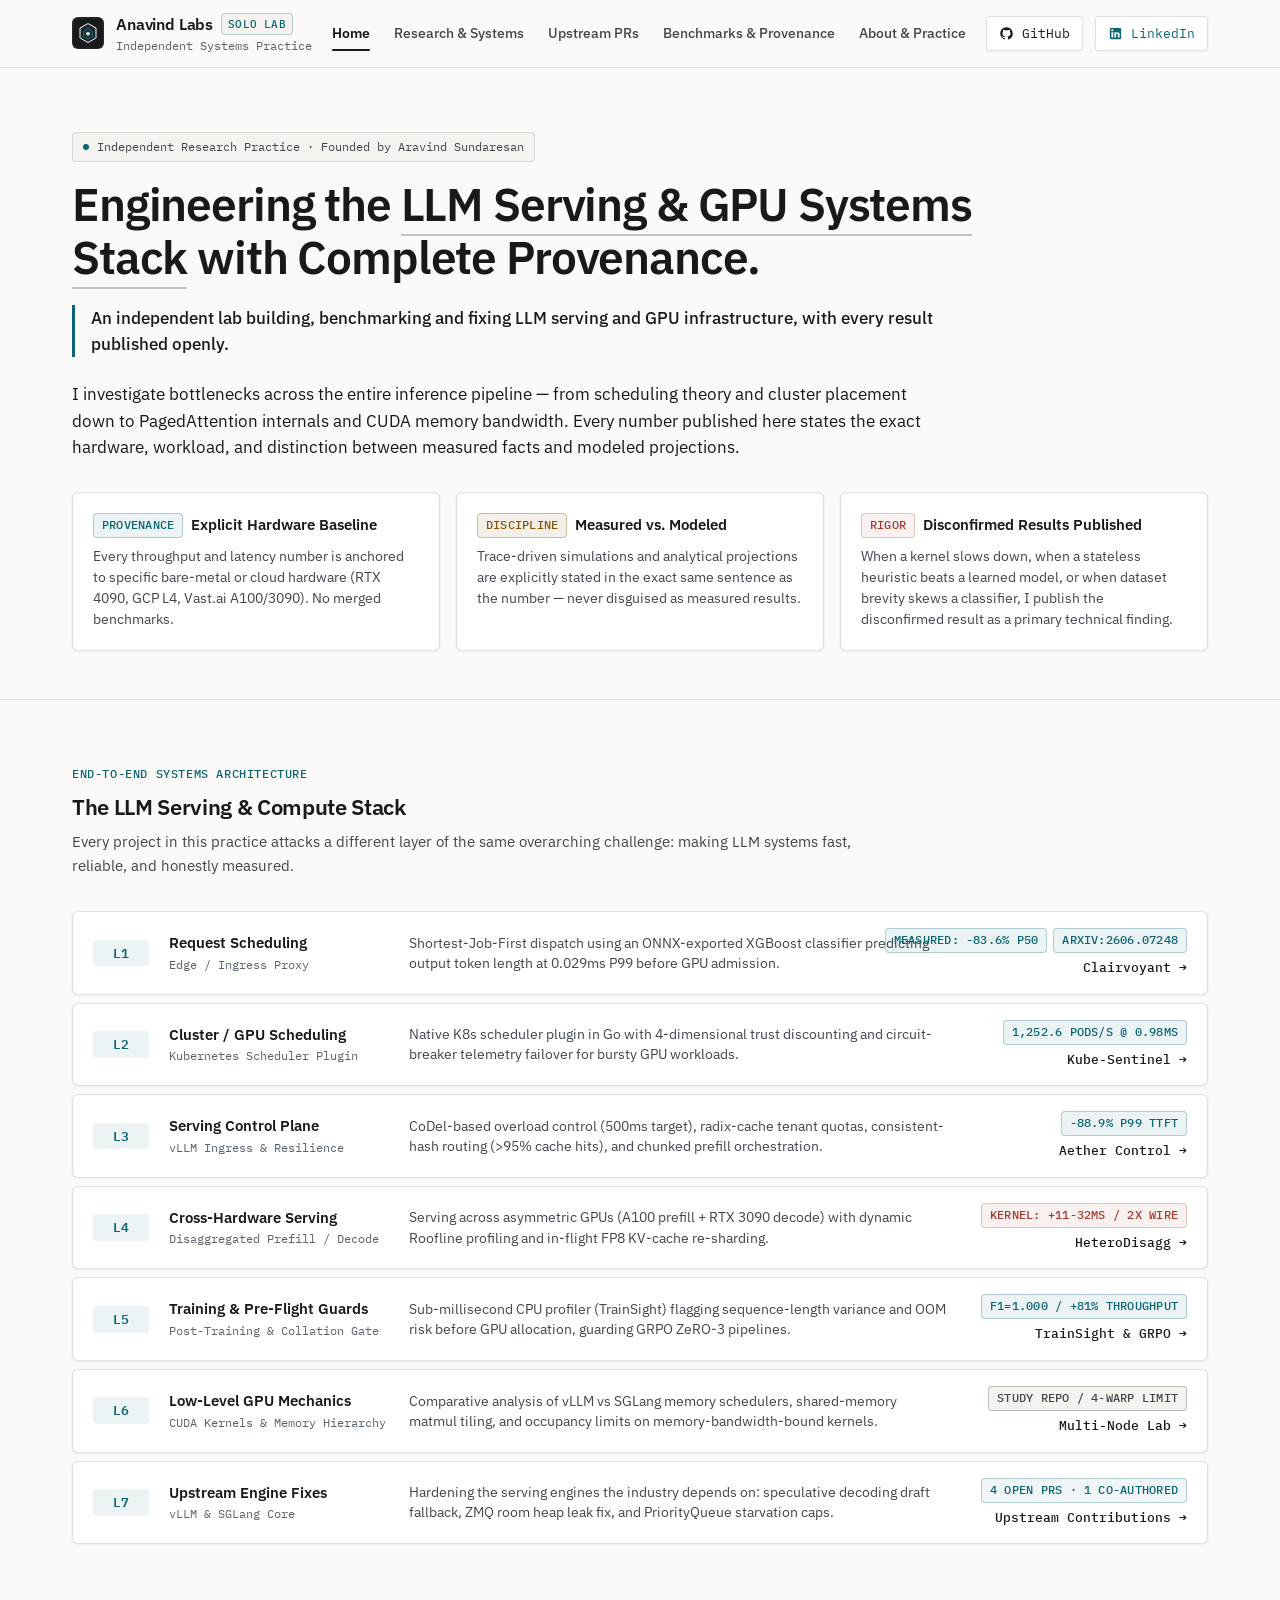
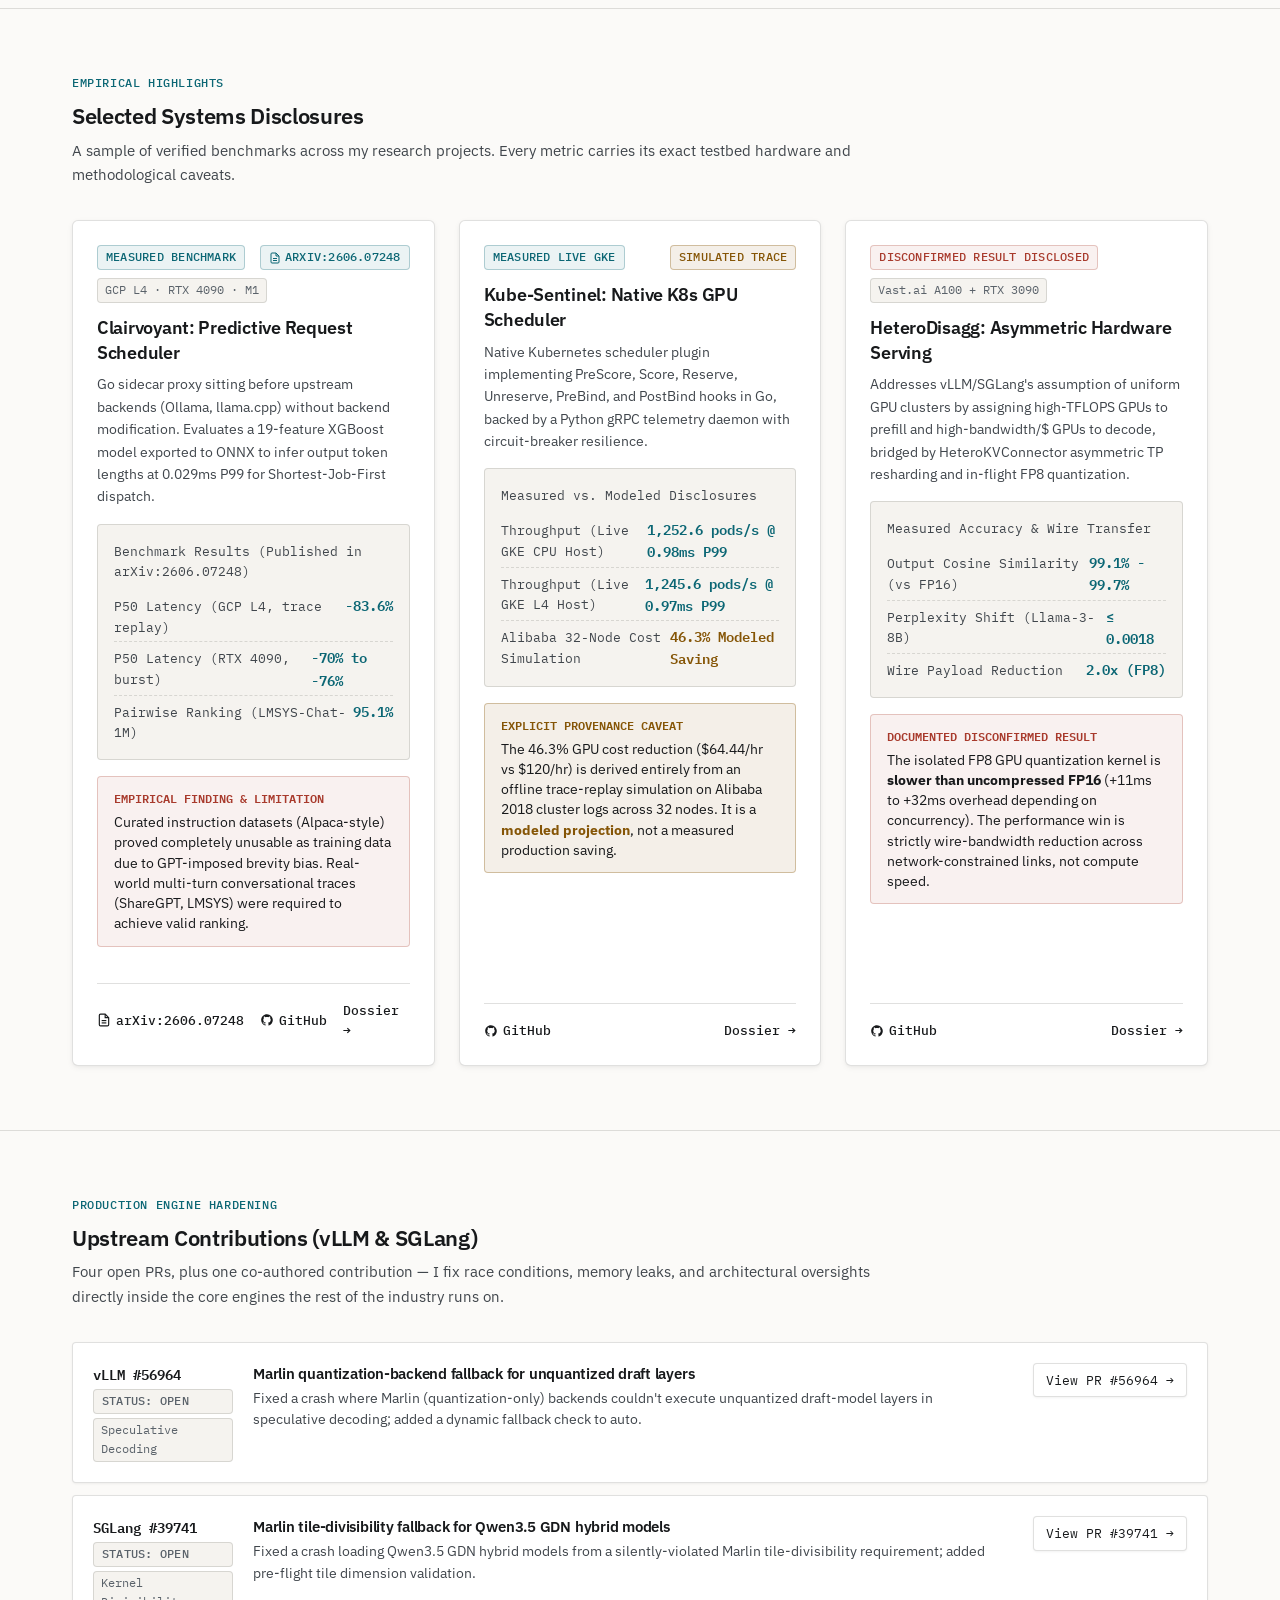
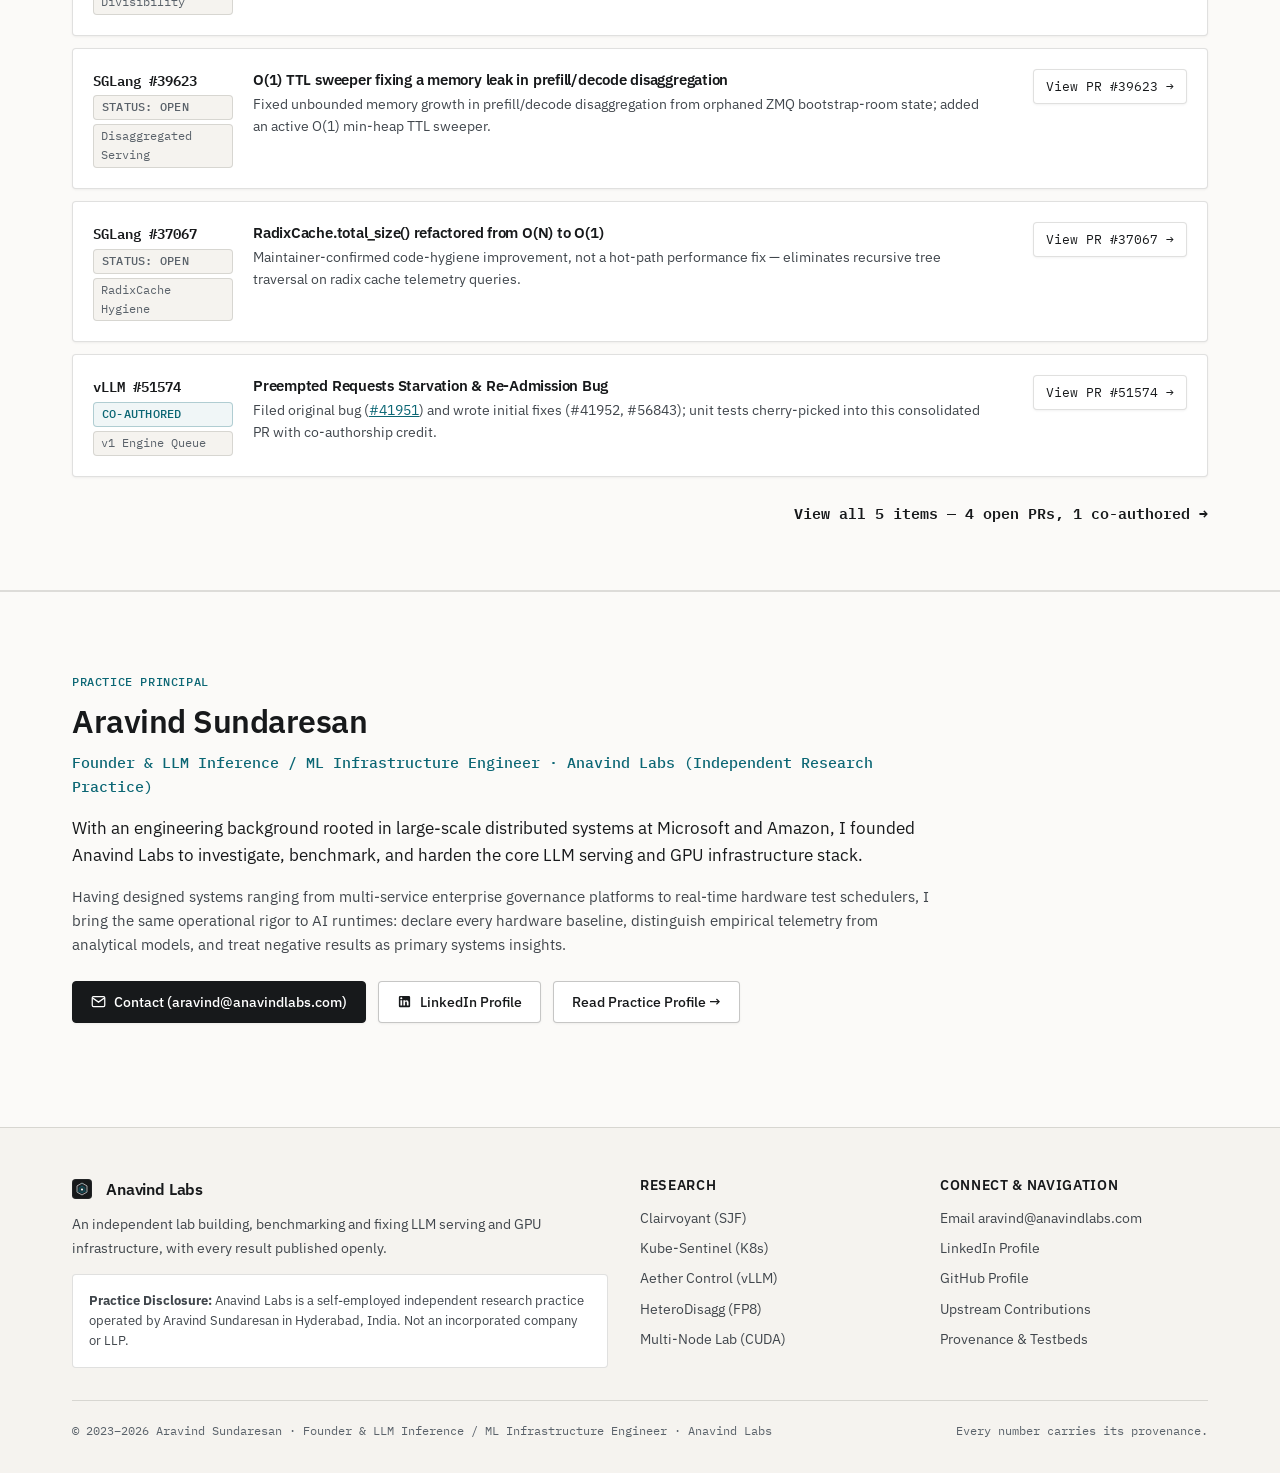
<file: index.html>
<!DOCTYPE html>
<html lang="en">
<head>
  <meta charset="UTF-8">
  <meta name="viewport" content="width=device-width, initial-scale=1.0">
  <title>Anavind Labs — LLM Serving & GPU Infrastructure Research</title>
  <meta name="description" content="Founder & LLM Inference / ML Infrastructure Engineer · Anavind Labs (Independent Research Practice). An independent lab building, benchmarking and fixing LLM serving and GPU infrastructure.">
  <link rel="icon" type="image/svg+xml" href="assets/favicon.svg">
  <link rel="stylesheet" href="css/style.css">
</head>
<body>

  <!-- Site Header -->
  <header class="site-header">
    <div class="container header-inner">
      <a href="index.html" class="brand">
        <img src="assets/favicon.svg" alt="Anavind Labs Logo" class="brand-icon">
        <div class="brand-text">
          <span class="brand-title">
            Anavind Labs
            <span class="brand-badge">Solo Lab</span>
          </span>
          <span class="brand-subtitle">Independent Systems Practice</span>
        </div>
      </a>

      <button class="mobile-toggle" aria-label="Toggle Navigation Menu">
        <svg width="24" height="24" viewBox="0 0 24 24" fill="none" stroke="currentColor" stroke-width="2">
          <line x1="3" y1="12" x2="21" y2="12"></line>
          <line x1="3" y1="6" x2="21" y2="6"></line>
          <line x1="3" y1="18" x2="21" y2="18"></line>
        </svg>
      </button>

      <nav class="main-nav">
        <a href="index.html" class="nav-link active">Home</a>
        <a href="research.html" class="nav-link">Research & Systems</a>
        <a href="upstream.html" class="nav-link">Upstream PRs</a>
        <a href="benchmarks.html" class="nav-link">Benchmarks & Provenance</a>
        <a href="about.html" class="nav-link">About & Practice</a>
      </nav>

      <div class="nav-actions">
        <a href="https://github.com/Aravind0403" target="_blank" rel="noopener noreferrer" class="btn-github">
          <svg width="15" height="15" viewBox="0 0 24 24" fill="currentColor"><path fill-rule="evenodd" clip-rule="evenodd" d="M12 2C6.484 2 2 6.484 2 12.017c0 4.425 2.865 8.18 6.839 9.504.5.092.682-.217.682-.483 0-.237-.008-.868-.013-1.703-2.782.605-3.369-1.343-3.369-1.343-.454-1.158-1.11-1.466-1.11-1.466-.908-.62.069-.608.069-.608 1.003.07 1.53 1.032 1.53 1.032.892 1.53 2.341 1.088 2.91.832.092-.647.35-1.088.636-1.338-2.22-.253-4.555-1.113-4.555-4.951 0-1.093.39-1.988 1.029-2.688-.103-.253-.446-1.272.098-2.65 0 0 .84-.27 2.75 1.026A9.564 9.564 0 0112 6.844c.85.004 1.705.115 2.504.337 1.909-1.296 2.747-1.027 2.747-1.027.546 1.379.202 2.398.1 2.651.64.7 1.028 1.595 1.028 2.688 0 3.848-2.339 4.695-4.566 4.943.359.309.678.92.678 1.855 0 1.338-.012 2.419-.012 2.747 0 .268.18.58.688.482A10.019 10.019 0 0022 12.017C22 6.484 17.522 2 12 2z"/></svg>
          GitHub
        </a>
        <a href="https://www.linkedin.com/company/anavind-labs" target="_blank" rel="noopener noreferrer" class="btn-linkedin">
          <svg width="15" height="15" viewBox="0 0 24 24" fill="currentColor"><path d="M19 3a2 2 0 0 1 2 2v14a2 2 0 0 1-2 2H5a2 2 0 0 1-2-2V5a2 2 0 0 1 2-2h14m-.5 15.5v-5.3a3.26 3.26 0 0 0-3.26-3.26c-.85 0-1.84.52-2.28 1.3v-1.11h-2.79v8.37h2.79v-4.93c0-.77.62-1.4 1.39-1.4a1.4 1.4 0 0 1 1.4 1.4v4.93h2.75M6.88 8.56a1.68 1.68 0 0 0 1.68-1.68c0-.93-.75-1.69-1.68-1.69a1.69 1.69 0 0 0-1.69 1.69c0 .93.76 1.68 1.69 1.68m1.39 9.94v-8.37H5.5v8.37h2.77z"/></svg>
          LinkedIn
        </a>
      </div>
    </div>
  </header>

  <!-- Hero Section -->
  <main>
    <section class="hero">
      <div class="container">
        <div class="hero-tagline-wrap">
          <div class="hero-status-pill">
            <span class="status-dot"></span>
            Independent Research Practice &middot; Founded by Aravind Sundaresan
          </div>
        </div>

        <h1 class="hero-headline">
          Engineering the <span class="accent">LLM Serving & GPU Systems Stack</span> with Complete Provenance.
        </h1>

        <p class="hero-one-liner">
          An independent lab building, benchmarking and fixing LLM serving and GPU infrastructure, with every result published openly.
        </p>

        <p class="lead" style="max-width: 860px; margin-bottom: 28px;">
          I investigate bottlenecks across the entire inference pipeline — from scheduling theory and cluster placement down to PagedAttention internals and CUDA memory bandwidth. Every number published here states the exact hardware, workload, and distinction between measured facts and modeled projections.
        </p>

        <!-- Principles Strip -->
        <div class="hero-principles-strip">
          <div class="principle-card">
            <div class="principle-header">
              <span class="badge badge-measured">Provenance</span>
              <span class="principle-title">Explicit Hardware Baseline</span>
            </div>
            <p class="principle-desc">
              Every throughput and latency number is anchored to specific bare-metal or cloud hardware (RTX 4090, GCP L4, Vast.ai A100/3090). No merged benchmarks.
            </p>
          </div>

          <div class="principle-card">
            <div class="principle-header">
              <span class="badge badge-modeled">Discipline</span>
              <span class="principle-title">Measured vs. Modeled</span>
            </div>
            <p class="principle-desc">
              Trace-driven simulations and analytical projections are explicitly stated in the exact same sentence as the number — never disguised as measured results.
            </p>
          </div>

          <div class="principle-card">
            <div class="principle-header">
              <span class="badge badge-negative">Rigor</span>
              <span class="principle-title">Disconfirmed Results Published</span>
            </div>
            <p class="principle-desc">
              When a kernel slows down, when a stateless heuristic beats a learned model, or when dataset brevity skews a classifier, I publish the disconfirmed result as a primary technical finding.
            </p>
          </div>
        </div>
      </div>
    </section>

    <!-- Systems Stack Visualizer -->
    <section class="section-systems-stack" id="systems-stack">
      <div class="container">
        <div class="section-header">
          <div class="section-eyebrow">End-to-End Systems Architecture</div>
          <h2 class="section-title">The LLM Serving & Compute Stack</h2>
          <p class="section-subtitle">
            Every project in this practice attacks a different layer of the same overarching challenge: making LLM systems fast, reliable, and honestly measured.
          </p>
        </div>

        <div class="stack-container">
          <!-- Layer 1 -->
          <div class="stack-layer-row" data-target="research.html#clairvoyant">
            <div class="layer-index">L1</div>
            <div class="layer-title-wrap">
              <span class="layer-name">Request Scheduling</span>
              <span class="layer-scope">Edge / Ingress Proxy</span>
            </div>
            <p class="layer-desc">
              Shortest-Job-First dispatch using an ONNX-exported XGBoost classifier predicting output token length at 0.029ms P99 before GPU admission.
            </p>
            <div class="layer-project-tag">
              <div style="display:flex; gap:6px; align-items:center;">
                <span class="badge badge-measured">Measured: -83.6% P50</span>
                <a href="https://arxiv.org/abs/2606.07248" target="_blank" rel="noopener noreferrer" class="badge badge-measured" style="text-decoration:none;">arXiv:2606.07248</a>
              </div>
              <a href="research.html#clairvoyant" class="project-name-link">Clairvoyant &rarr;</a>
            </div>
          </div>

          <!-- Layer 2 -->
          <div class="stack-layer-row" data-target="research.html#kube-sentinel">
            <div class="layer-index">L2</div>
            <div class="layer-title-wrap">
              <span class="layer-name">Cluster / GPU Scheduling</span>
              <span class="layer-scope">Kubernetes Scheduler Plugin</span>
            </div>
            <p class="layer-desc">
              Native K8s scheduler plugin in Go with 4-dimensional trust discounting and circuit-breaker telemetry failover for bursty GPU workloads.
            </p>
            <div class="layer-project-tag">
              <span class="badge badge-measured">1,252.6 pods/s @ 0.98ms</span>
              <a href="research.html#kube-sentinel" class="project-name-link">Kube-Sentinel &rarr;</a>
            </div>
          </div>

          <!-- Layer 3 -->
          <div class="stack-layer-row" data-target="research.html#aether-control">
            <div class="layer-index">L3</div>
            <div class="layer-title-wrap">
              <span class="layer-name">Serving Control Plane</span>
              <span class="layer-scope">vLLM Ingress & Resilience</span>
            </div>
            <p class="layer-desc">
              CoDel-based overload control (500ms target), radix-cache tenant quotas, consistent-hash routing (>95% cache hits), and chunked prefill orchestration.
            </p>
            <div class="layer-project-tag">
              <span class="badge badge-measured">-88.9% P99 TTFT</span>
              <a href="research.html#aether-control" class="project-name-link">Aether Control &rarr;</a>
            </div>
          </div>

          <!-- Layer 4 -->
          <div class="stack-layer-row" data-target="research.html#heterodisagg">
            <div class="layer-index">L4</div>
            <div class="layer-title-wrap">
              <span class="layer-name">Cross-Hardware Serving</span>
              <span class="layer-scope">Disaggregated Prefill / Decode</span>
            </div>
            <p class="layer-desc">
              Serving across asymmetric GPUs (A100 prefill + RTX 3090 decode) with dynamic Roofline profiling and in-flight FP8 KV-cache re-sharding.
            </p>
            <div class="layer-project-tag">
              <span class="badge badge-negative">Kernel: +11-32ms / 2x Wire</span>
              <a href="research.html#heterodisagg" class="project-name-link">HeteroDisagg &rarr;</a>
            </div>
          </div>

          <!-- Layer 5 -->
          <div class="stack-layer-row" data-target="research.html#aether-control">
            <div class="layer-index">L5</div>
            <div class="layer-title-wrap">
              <span class="layer-name">Training & Pre-Flight Guards</span>
              <span class="layer-scope">Post-Training & Collation Gate</span>
            </div>
            <p class="layer-desc">
              Sub-millisecond CPU profiler (TrainSight) flagging sequence-length variance and OOM risk before GPU allocation, guarding GRPO ZeRO-3 pipelines.
            </p>
            <div class="layer-project-tag">
              <span class="badge badge-measured">F1=1.000 / +81% Throughput</span>
              <a href="research.html#aether-control" class="project-name-link">TrainSight & GRPO &rarr;</a>
            </div>
          </div>

          <!-- Layer 6 -->
          <div class="stack-layer-row" data-target="research.html#multi-node-lab">
            <div class="layer-index">L6</div>
            <div class="layer-title-wrap">
              <span class="layer-name">Low-Level GPU Mechanics</span>
              <span class="layer-scope">CUDA Kernels & Memory Hierarchy</span>
            </div>
            <p class="layer-desc">
              Comparative analysis of vLLM vs SGLang memory schedulers, shared-memory matmul tiling, and occupancy limits on memory-bandwidth-bound kernels.
            </p>
            <div class="layer-project-tag">
              <span class="badge badge-study">Study Repo / 4-Warp Limit</span>
              <a href="research.html#multi-node-lab" class="project-name-link">Multi-Node Lab &rarr;</a>
            </div>
          </div>

          <!-- Layer 7 -->
          <div class="stack-layer-row" data-target="upstream.html">
            <div class="layer-index">L7</div>
            <div class="layer-title-wrap">
              <span class="layer-name">Upstream Engine Fixes</span>
              <span class="layer-scope">vLLM & SGLang Core</span>
            </div>
            <p class="layer-desc">
              Hardening the serving engines the industry depends on: speculative decoding draft fallback, ZMQ room heap leak fix, and PriorityQueue starvation caps.
            </p>
            <div class="layer-project-tag">
              <span class="badge badge-upstream">4 Open PRs &middot; 1 Co-Authored</span>
              <a href="upstream.html" class="project-name-link">Upstream Contributions &rarr;</a>
            </div>
          </div>
        </div>
      </div>
    </section>

    <!-- Flagship Disclosures Grid -->
    <section class="section-disclosures">
      <div class="container">
        <div class="section-header">
          <div class="section-eyebrow">Empirical Highlights</div>
          <h2 class="section-title">Selected Systems Disclosures</h2>
          <p class="section-subtitle">
            A sample of verified benchmarks across my research projects. Every metric carries its exact testbed hardware and methodological caveats.
          </p>
        </div>

        <div class="cards-grid">
          <!-- Card 1: Clairvoyant -->
          <article class="dossier-card">
            <div class="card-top">
              <div class="card-meta-bar">
                <span class="badge badge-measured">Measured Benchmark</span>
                <a href="https://arxiv.org/abs/2606.07248" target="_blank" rel="noopener noreferrer" class="badge badge-measured" style="text-decoration:none; display:inline-flex; align-items:center; gap:4px;">
                  <svg width="12" height="12" viewBox="0 0 24 24" fill="none" stroke="currentColor" stroke-width="2"><path d="M14 2H6a2 2 0 0 0-2 2v16a2 2 0 0 0 2 2h12a2 2 0 0 0 2-2V8z"></path><polyline points="14 2 14 8 20 8"></polyline><line x1="16" y1="13" x2="8" y2="13"></line><line x1="16" y1="17" x2="8" y2="17"></line></svg>
                  arXiv:2606.07248
                </a>
                <span class="card-hardware-tag">GCP L4 &middot; RTX 4090 &middot; M1</span>
              </div>
              <h3 class="card-title">Clairvoyant: Predictive Request Scheduler</h3>
              <p class="card-mechanism">
                Go sidecar proxy sitting before upstream backends (Ollama, llama.cpp) without backend modification. Evaluates a 19-feature XGBoost model exported to ONNX to infer output token lengths at 0.029ms P99 for Shortest-Job-First dispatch.
              </p>

              <div class="metric-box">
                <div class="metric-header">
                  <span class="metric-label">Benchmark Results (Published in arXiv:2606.07248)</span>
                </div>
                <div class="metric-row">
                  <span class="metric-label">P50 Latency (GCP L4, trace replay)</span>
                  <span class="metric-value">-83.6%</span>
                </div>
                <div class="metric-row">
                  <span class="metric-label">P50 Latency (RTX 4090, burst)</span>
                  <span class="metric-value">-70% to -76%</span>
                </div>
                <div class="metric-row">
                  <span class="metric-label">Pairwise Ranking (LMSYS-Chat-1M)</span>
                  <span class="metric-value">95.1%</span>
                </div>
              </div>

              <div class="negative-callout">
                <div class="negative-callout-header">Empirical Finding & Limitation</div>
                <p class="negative-callout-text">
                  Curated instruction datasets (Alpaca-style) proved completely unusable as training data due to GPT-imposed brevity bias. Real-world multi-turn conversational traces (ShareGPT, LMSYS) were required to achieve valid ranking.
                </p>
              </div>
            </div>

            <div class="card-footer-actions">
              <a href="https://arxiv.org/abs/2606.07248" target="_blank" rel="noopener noreferrer" class="action-link">
                <svg width="14" height="14" viewBox="0 0 24 24" fill="none" stroke="currentColor" stroke-width="2"><path d="M14 2H6a2 2 0 0 0-2 2v16a2 2 0 0 0 2 2h12a2 2 0 0 0 2-2V8z"></path><polyline points="14 2 14 8 20 8"></polyline><line x1="16" y1="13" x2="8" y2="13"></line><line x1="16" y1="17" x2="8" y2="17"></line></svg>
                arXiv:2606.07248
              </a>
              <a href="https://github.com/Aravind0403/clairvoyant-scheduler" target="_blank" rel="noopener noreferrer" class="action-link">
                <svg width="14" height="14" viewBox="0 0 24 24" fill="currentColor"><path d="M12 2C6.48 2 2 6.48 2 12c0 4.42 2.87 8.17 6.84 9.5.5.08.66-.23.66-.5v-1.69c-2.77.6-3.36-1.34-3.36-1.34-.46-1.16-1.11-1.47-1.11-1.47-.91-.62.07-.6.07-.6 1 .07 1.53 1.03 1.53 1.03.87 1.52 2.34 1.07 2.91.83.1-.65.35-1.09.63-1.34-2.22-.25-4.55-1.11-4.55-4.92 0-1.11.38-2 1.03-2.71-.1-.25-.45-1.29.1-2.64 0 0 .84-.27 2.75 1.02.79-.22 1.65-.33 2.5-.33.85 0 1.71.11 2.5.33 1.91-1.29 2.75-1.02 2.75-1.02.55 1.35.2 2.39.1 2.64.65.71 1.03 1.6 1.03 2.71 0 3.82-2.34 4.66-4.57 4.91.36.31.69.92.69 1.85V21c0 .27.16.59.67.5C19.14 20.16 22 16.42 22 12A10 10 0 0 0 12 2z"/></svg>
                GitHub
              </a>
              <a href="research.html#clairvoyant" class="action-link" style="margin-left: auto;">Dossier &rarr;</a>
            </div>
          </article>

          <!-- Card 2: Kube-Sentinel -->
          <article class="dossier-card">
            <div class="card-top">
              <div class="card-meta-bar">
                <span class="badge badge-measured">Measured Live GKE</span>
                <span class="badge badge-modeled">Simulated Trace</span>
              </div>
              <h3 class="card-title">Kube-Sentinel: Native K8s GPU Scheduler</h3>
              <p class="card-mechanism">
                Native Kubernetes scheduler plugin implementing PreScore, Score, Reserve, Unreserve, PreBind, and PostBind hooks in Go, backed by a Python gRPC telemetry daemon with circuit-breaker resilience.
              </p>

              <div class="metric-box">
                <div class="metric-header">
                  <span class="metric-label">Measured vs. Modeled Disclosures</span>
                </div>
                <div class="metric-row">
                  <span class="metric-label">Throughput (Live GKE CPU Host)</span>
                  <span class="metric-value">1,252.6 pods/s @ 0.98ms P99</span>
                </div>
                <div class="metric-row">
                  <span class="metric-label">Throughput (Live GKE L4 Host)</span>
                  <span class="metric-value">1,245.6 pods/s @ 0.97ms P99</span>
                </div>
                <div class="metric-row">
                  <span class="metric-label">Alibaba 32-Node Cost Simulation</span>
                  <span class="metric-value amber">46.3% Modeled Saving</span>
                </div>
              </div>

              <div class="negative-callout" style="background: var(--modeled-bg); border-color: var(--modeled-border);">
                <div class="negative-callout-header" style="color: var(--modeled);">Explicit Provenance Caveat</div>
                <p class="negative-callout-text" style="color: var(--text);">
                  The 46.3% GPU cost reduction ($64.44/hr vs $120/hr) is derived entirely from an offline trace-replay simulation on Alibaba 2018 cluster logs across 32 nodes. It is a <strong style="color: var(--modeled);">modeled projection</strong>, not a measured production saving.
                </p>
              </div>
            </div>

            <div class="card-footer-actions">
              <a href="https://github.com/Aravind0403/Kube-Sentinel" target="_blank" rel="noopener noreferrer" class="action-link">
                <svg width="14" height="14" viewBox="0 0 24 24" fill="currentColor"><path d="M12 2C6.48 2 2 6.48 2 12c0 4.42 2.87 8.17 6.84 9.5.5.08.66-.23.66-.5v-1.69c-2.77.6-3.36-1.34-3.36-1.34-.46-1.16-1.11-1.47-1.11-1.47-.91-.62.07-.6.07-.6 1 .07 1.53 1.03 1.53 1.03.87 1.52 2.34 1.07 2.91.83.1-.65.35-1.09.63-1.34-2.22-.25-4.55-1.11-4.55-4.92 0-1.11.38-2 1.03-2.71-.1-.25-.45-1.29.1-2.64 0 0 .84-.27 2.75 1.02.79-.22 1.65-.33 2.5-.33.85 0 1.71.11 2.5.33 1.91-1.29 2.75-1.02 2.75-1.02.55 1.35.2 2.39.1 2.64.65.71 1.03 1.6 1.03 2.71 0 3.82-2.34 4.66-4.57 4.91.36.31.69.92.69 1.85V21c0 .27.16.59.67.5C19.14 20.16 22 16.42 22 12A10 10 0 0 0 12 2z"/></svg>
                GitHub
              </a>
              <a href="research.html#kube-sentinel" class="action-link" style="margin-left: auto;">Dossier &rarr;</a>
            </div>
          </article>

          <!-- Card 3: HeteroDisagg -->
          <article class="dossier-card">
            <div class="card-top">
              <div class="card-meta-bar">
                <span class="badge badge-negative">Disconfirmed Result Disclosed</span>
                <span class="card-hardware-tag">Vast.ai A100 + RTX 3090</span>
              </div>
              <h3 class="card-title">HeteroDisagg: Asymmetric Hardware Serving</h3>
              <p class="card-mechanism">
                Addresses vLLM/SGLang's assumption of uniform GPU clusters by assigning high-TFLOPS GPUs to prefill and high-bandwidth/$ GPUs to decode, bridged by HeteroKVConnector asymmetric TP resharding and in-flight FP8 quantization.
              </p>

              <div class="metric-box">
                <div class="metric-header">
                  <span class="metric-label">Measured Accuracy & Wire Transfer</span>
                </div>
                <div class="metric-row">
                  <span class="metric-label">Output Cosine Similarity (vs FP16)</span>
                  <span class="metric-value">99.1% - 99.7%</span>
                </div>
                <div class="metric-row">
                  <span class="metric-label">Perplexity Shift (Llama-3-8B)</span>
                  <span class="metric-value">&le; 0.0018</span>
                </div>
                <div class="metric-row">
                  <span class="metric-label">Wire Payload Reduction</span>
                  <span class="metric-value">2.0x (FP8)</span>
                </div>
              </div>

              <div class="negative-callout">
                <div class="negative-callout-header">Documented Disconfirmed Result</div>
                <p class="negative-callout-text">
                  The isolated FP8 GPU quantization kernel is <strong>slower than uncompressed FP16</strong> (+11ms to +32ms overhead depending on concurrency). The performance win is strictly wire-bandwidth reduction across network-constrained links, not compute speed.
                </p>
              </div>
            </div>

            <div class="card-footer-actions">
              <a href="https://github.com/Aravind0403/HeteroDisagg" target="_blank" rel="noopener noreferrer" class="action-link">
                <svg width="14" height="14" viewBox="0 0 24 24" fill="currentColor"><path d="M12 2C6.48 2 2 6.48 2 12c0 4.42 2.87 8.17 6.84 9.5.5.08.66-.23.66-.5v-1.69c-2.77.6-3.36-1.34-3.36-1.34-.46-1.16-1.11-1.47-1.11-1.47-.91-.62.07-.6.07-.6 1 .07 1.53 1.03 1.53 1.03.87 1.52 2.34 1.07 2.91.83.1-.65.35-1.09.63-1.34-2.22-.25-4.55-1.11-4.55-4.92 0-1.11.38-2 1.03-2.71-.1-.25-.45-1.29.1-2.64 0 0 .84-.27 2.75 1.02.79-.22 1.65-.33 2.5-.33.85 0 1.71.11 2.5.33 1.91-1.29 2.75-1.02 2.75-1.02.55 1.35.2 2.39.1 2.64.65.71 1.03 1.6 1.03 2.71 0 3.82-2.34 4.66-4.57 4.91.36.31.69.92.69 1.85V21c0 .27.16.59.67.5C19.14 20.16 22 16.42 22 12A10 10 0 0 0 12 2z"/></svg>
                GitHub
              </a>
              <a href="research.html#heterodisagg" class="action-link" style="margin-left: auto;">Dossier &rarr;</a>
            </div>
          </article>
        </div>
      </div>
    </section>

    <!-- Upstream Ticker -->
    <section class="section-systems-stack" style="background: var(--bg);">
      <div class="container">
        <div class="section-header">
          <div class="section-eyebrow">Production Engine Hardening</div>
          <h2 class="section-title">Upstream Contributions (vLLM &amp; SGLang)</h2>
          <p class="section-subtitle">
            Four open PRs, plus one co-authored contribution — I fix race conditions, memory leaks, and architectural oversights directly inside the core engines the rest of the industry runs on.
          </p>
        </div>

        <div class="pr-grid">
          <!-- PR 1 -->
          <div class="pr-row-card">
            <div class="pr-target-col">
              <span class="pr-repo-tag">vLLM #56964</span>
              <span class="badge badge-neutral">Status: Open</span>
              <span class="card-hardware-tag">Speculative Decoding</span>
            </div>
            <div class="pr-content-col">
              <h4>Marlin quantization-backend fallback for unquantized draft layers</h4>
              <p class="pr-desc">
                Fixed a crash where Marlin (quantization-only) backends couldn't execute unquantized draft-model layers in speculative decoding; added a dynamic fallback check to auto.
              </p>
            </div>
            <div class="pr-status-col">
              <a href="https://github.com/vllm-project/vllm/pull/56964" target="_blank" rel="noopener noreferrer" class="btn-github">
                View PR #56964 &rarr;
              </a>
            </div>
          </div>

          <!-- PR 2 -->
          <div class="pr-row-card">
            <div class="pr-target-col">
              <span class="pr-repo-tag">SGLang #39741</span>
              <span class="badge badge-neutral">Status: Open</span>
              <span class="card-hardware-tag">Kernel Divisibility</span>
            </div>
            <div class="pr-content-col">
              <h4>Marlin tile-divisibility fallback for Qwen3.5 GDN hybrid models</h4>
              <p class="pr-desc">
                Fixed a crash loading Qwen3.5 GDN hybrid models from a silently-violated Marlin tile-divisibility requirement; added pre-flight tile dimension validation.
              </p>
            </div>
            <div class="pr-status-col">
              <a href="https://github.com/sgl-project/sglang/pull/39741" target="_blank" rel="noopener noreferrer" class="btn-github">
                View PR #39741 &rarr;
              </a>
            </div>
          </div>

          <!-- PR 3 -->
          <div class="pr-row-card">
            <div class="pr-target-col">
              <span class="pr-repo-tag">SGLang #39623</span>
              <span class="badge badge-neutral">Status: Open</span>
              <span class="card-hardware-tag">Disaggregated Serving</span>
            </div>
            <div class="pr-content-col">
              <h4>O(1) TTL sweeper fixing a memory leak in prefill/decode disaggregation</h4>
              <p class="pr-desc">
                Fixed unbounded memory growth in prefill/decode disaggregation from orphaned ZMQ bootstrap-room state; added an active O(1) min-heap TTL sweeper.
              </p>
            </div>
            <div class="pr-status-col">
              <a href="https://github.com/sgl-project/sglang/pull/39623" target="_blank" rel="noopener noreferrer" class="btn-github">
                View PR #39623 &rarr;
              </a>
            </div>
          </div>

          <!-- PR 4 -->
          <div class="pr-row-card">
            <div class="pr-target-col">
              <span class="pr-repo-tag">SGLang #37067</span>
              <span class="badge badge-neutral">Status: Open</span>
              <span class="card-hardware-tag">RadixCache Hygiene</span>
            </div>
            <div class="pr-content-col">
              <h4>RadixCache.total_size() refactored from O(N) to O(1)</h4>
              <p class="pr-desc">
                Maintainer-confirmed code-hygiene improvement, not a hot-path performance fix — eliminates recursive tree traversal on radix cache telemetry queries.
              </p>
            </div>
            <div class="pr-status-col">
              <a href="https://github.com/sgl-project/sglang/pull/37067" target="_blank" rel="noopener noreferrer" class="btn-github">
                View PR #37067 &rarr;
              </a>
            </div>
          </div>

          <!-- PR 5 -->
          <div class="pr-row-card">
            <div class="pr-target-col">
              <span class="pr-repo-tag">vLLM #51574</span>
              <span class="badge badge-upstream">Co-Authored</span>
              <span class="card-hardware-tag">v1 Engine Queue</span>
            </div>
            <div class="pr-content-col">
              <h4>Preempted Requests Starvation &amp; Re-Admission Bug</h4>
              <p class="pr-desc">
                Filed original bug (<a href="https://github.com/vllm-project/vllm/issues/41951" target="_blank" rel="noopener noreferrer" style="color:var(--measured); text-decoration:underline;">#41951</a>) and wrote initial fixes (#41952, #56843); unit tests cherry-picked into this consolidated PR with co-authorship credit.
              </p>
            </div>
            <div class="pr-status-col">
              <a href="https://github.com/vllm-project/vllm/pull/51574" target="_blank" rel="noopener noreferrer" class="btn-github">
                View PR #51574 &rarr;
              </a>
            </div>
          </div>
        </div>

        <div style="margin-top: 24px; text-align: right;">
          <a href="upstream.html" class="action-link" style="font-size: 0.95rem; font-weight:600;">
            View all 5 items &mdash; 4 open PRs, 1 co-authored &rarr;
          </a>
        </div>
      </div>
    </section>

    <!-- Bio / Career Anchor -->
    <section style="padding: 80px 0; border-top: 1px solid var(--border);">
      <div class="container">
        <div style="max-width: 860px;">
          <div class="section-eyebrow">Practice Principal</div>
          <h2 style="font-size: 2rem; margin-bottom: 8px;">Aravind Sundaresan</h2>
          <p style="font-family: var(--font-mono); font-size: 14.5px; color: var(--measured); margin-bottom: 16px; font-weight: 500;">
            Founder &amp; LLM Inference / ML Infrastructure Engineer &middot; Anavind Labs (Independent Research Practice)
          </p>
          <p class="lead" style="margin-bottom: 16px; line-height: 1.65;">
            With an engineering background rooted in large-scale distributed systems at Microsoft and Amazon, I founded Anavind Labs to investigate, benchmark, and harden the core LLM serving and GPU infrastructure stack.
          </p>
          <p style="font-size: 14.5px; color: var(--text-secondary); line-height: 1.65; margin-bottom: 24px;">
            Having designed systems ranging from multi-service enterprise governance platforms to real-time hardware test schedulers, I bring the same operational rigor to AI runtimes: declare every hardware baseline, distinguish empirical telemetry from analytical models, and treat negative results as primary systems insights.
          </p>

          <div style="display:flex; flex-wrap:wrap; gap:12px; margin-bottom: 24px;">
            <a href="mailto:aravind@anavindlabs.com" class="btn-cta-primary">
              <svg width="15" height="15" viewBox="0 0 24 24" fill="none" stroke="currentColor" stroke-width="2"><path d="M4 4h16c1.1 0 2 .9 2 2v12c0 1.1-.9 2-2 2H4c-1.1 0-2-.9-2-2V6c0-1.1.9-2 2-2z"></path><polyline points="22,6 12,13 2,6"></polyline></svg>
              Contact (aravind@anavindlabs.com)
            </a>
            <a href="https://www.linkedin.com/in/aravind-sundaresan/" target="_blank" rel="noopener noreferrer" class="btn-cta-secondary">
              <svg width="15" height="15" viewBox="0 0 24 24" fill="currentColor"><path d="M19 3a2 2 0 0 1 2 2v14a2 2 0 0 1-2 2H5a2 2 0 0 1-2-2V5a2 2 0 0 1 2-2h14m-.5 15.5v-5.3a3.26 3.26 0 0 0-3.26-3.26c-.85 0-1.84.52-2.28 1.3v-1.11h-2.79v8.37h2.79v-4.93c0-.77.62-1.4 1.39-1.4a1.4 1.4 0 0 1 1.4 1.4v4.93h2.75M6.88 8.56a1.68 1.68 0 0 0 1.68-1.68c0-.93-.75-1.69-1.68-1.69a1.69 1.69 0 0 0-1.69 1.69c0 .93.76 1.68 1.69 1.68m1.39 9.94v-8.37H5.5v8.37h2.77z"/></svg>
              LinkedIn Profile
            </a>
            <a href="about.html" class="btn-cta-secondary">
              Read Practice Profile &rarr;
            </a>
          </div>
        </div>
      </div>
    </section>
  </main>

  <!-- Site Footer -->
  <footer class="site-footer">
    <div class="container">
      <div class="footer-inner">
        <div>
          <div class="brand-title" style="margin-bottom: 10px;">
            <img src="assets/favicon.svg" alt="" width="20" height="20" style="display:inline-block; vertical-align:middle; margin-right:6px;">
            Anavind Labs
          </div>
          <p style="font-size: 0.9rem; max-width: 480px; margin-bottom: 14px;">
            An independent lab building, benchmarking and fixing LLM serving and GPU infrastructure, with every result published openly.
          </p>
          <div class="footer-legal-callout">
            <p>
              <strong>Practice Disclosure:</strong> Anavind Labs is a self-employed independent research practice operated by Aravind Sundaresan in Hyderabad, India. Not an incorporated company or LLP.
            </p>
          </div>
        </div>

        <div class="footer-links-col">
          <h4>Research</h4>
          <ul class="footer-links-list">
            <li><a href="research.html#clairvoyant">Clairvoyant (SJF)</a></li>
            <li><a href="research.html#kube-sentinel">Kube-Sentinel (K8s)</a></li>
            <li><a href="research.html#aether-control">Aether Control (vLLM)</a></li>
            <li><a href="research.html#heterodisagg">HeteroDisagg (FP8)</a></li>
            <li><a href="research.html#multi-node-lab">Multi-Node Lab (CUDA)</a></li>
          </ul>
        </div>

        <div class="footer-links-col">
          <h4>Connect &amp; Navigation</h4>
          <ul class="footer-links-list">
            <li><a href="mailto:aravind@anavindlabs.com">Email aravind@anavindlabs.com</a></li>
            <li><a href="https://www.linkedin.com/in/aravind-sundaresan/" target="_blank" rel="noopener noreferrer">LinkedIn Profile</a></li>
            <li><a href="https://github.com/Aravind0403" target="_blank" rel="noopener noreferrer">GitHub Profile</a></li>
            <li><a href="upstream.html">Upstream Contributions</a></li>
            <li><a href="benchmarks.html">Provenance &amp; Testbeds</a></li>
          </ul>
        </div>
      </div>

      <div class="footer-bottom">
        <span>&copy; 2023–2026 Aravind Sundaresan &middot; Founder &amp; LLM Inference / ML Infrastructure Engineer &middot; Anavind Labs</span>
        <span>Every number carries its provenance.</span>
      </div>
    </div>
  </footer>

  <script src="js/main.js"></script>
</body>
</html>
</file>
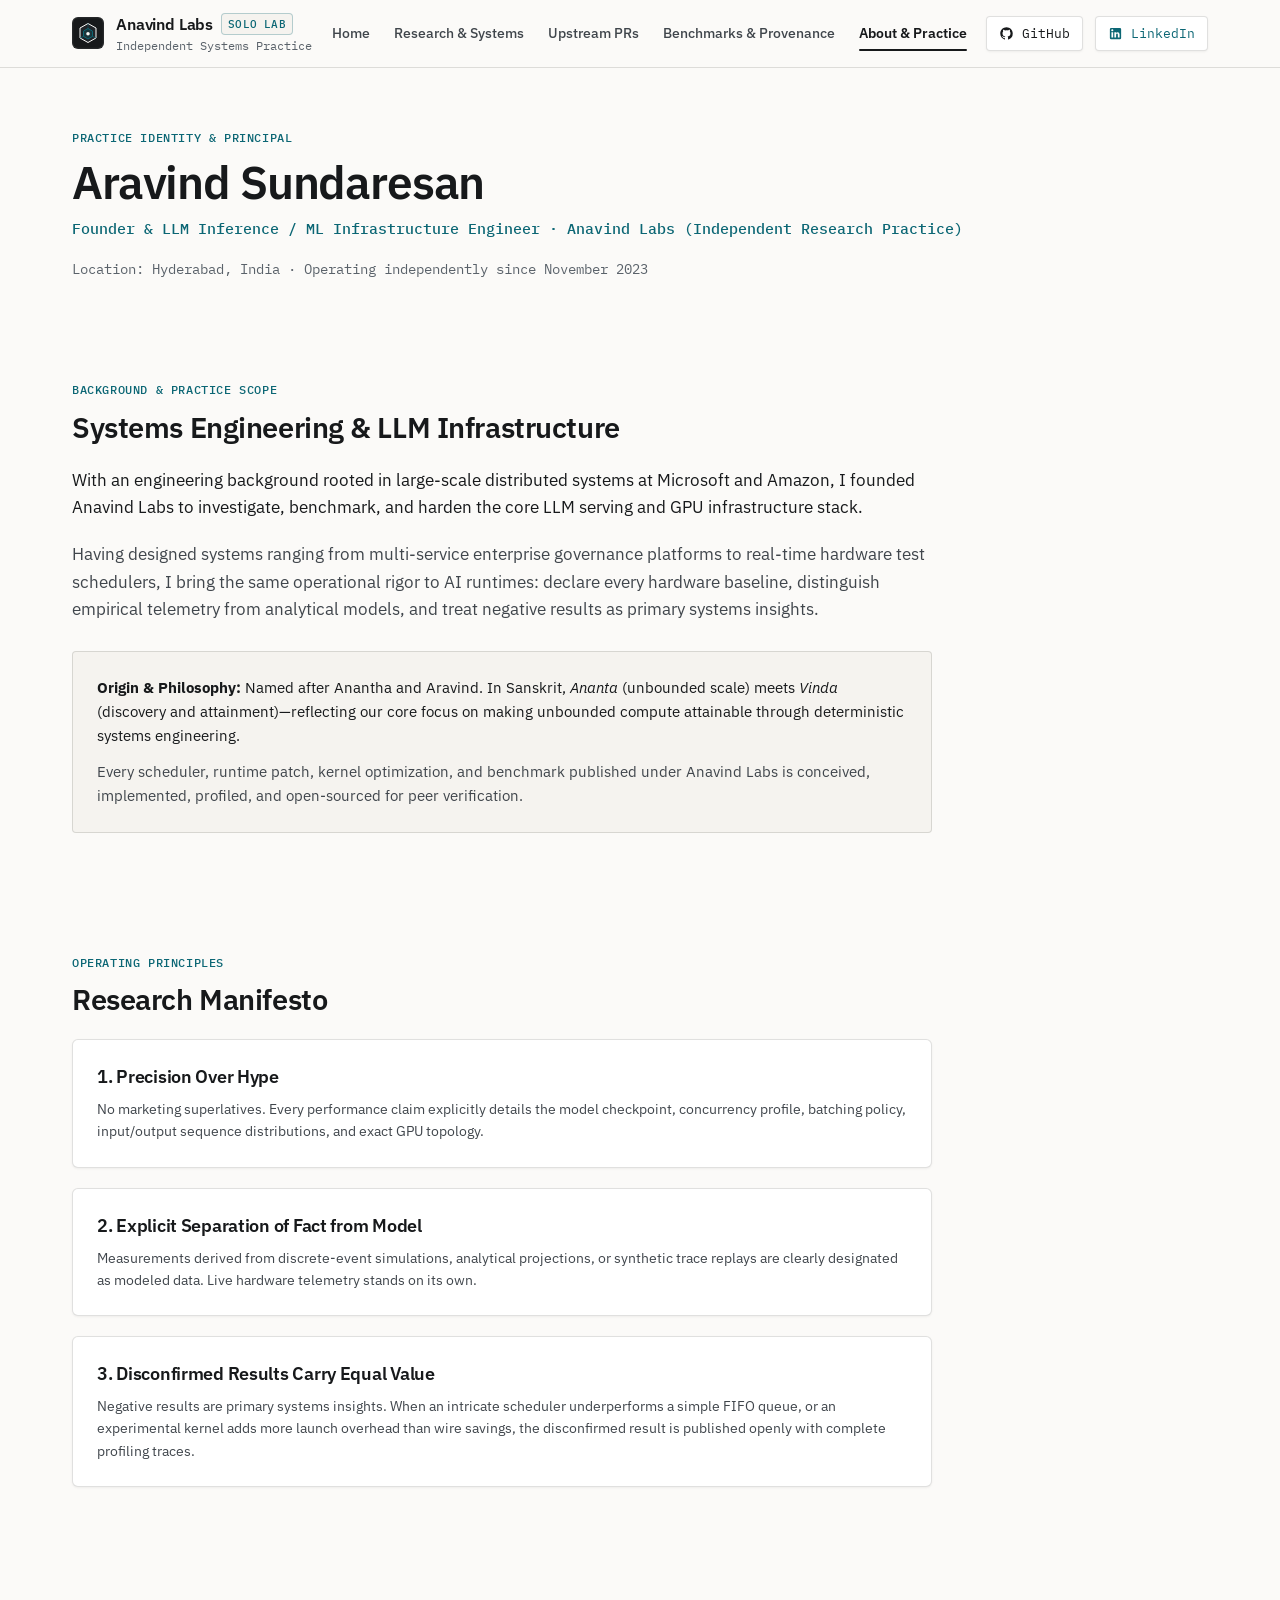
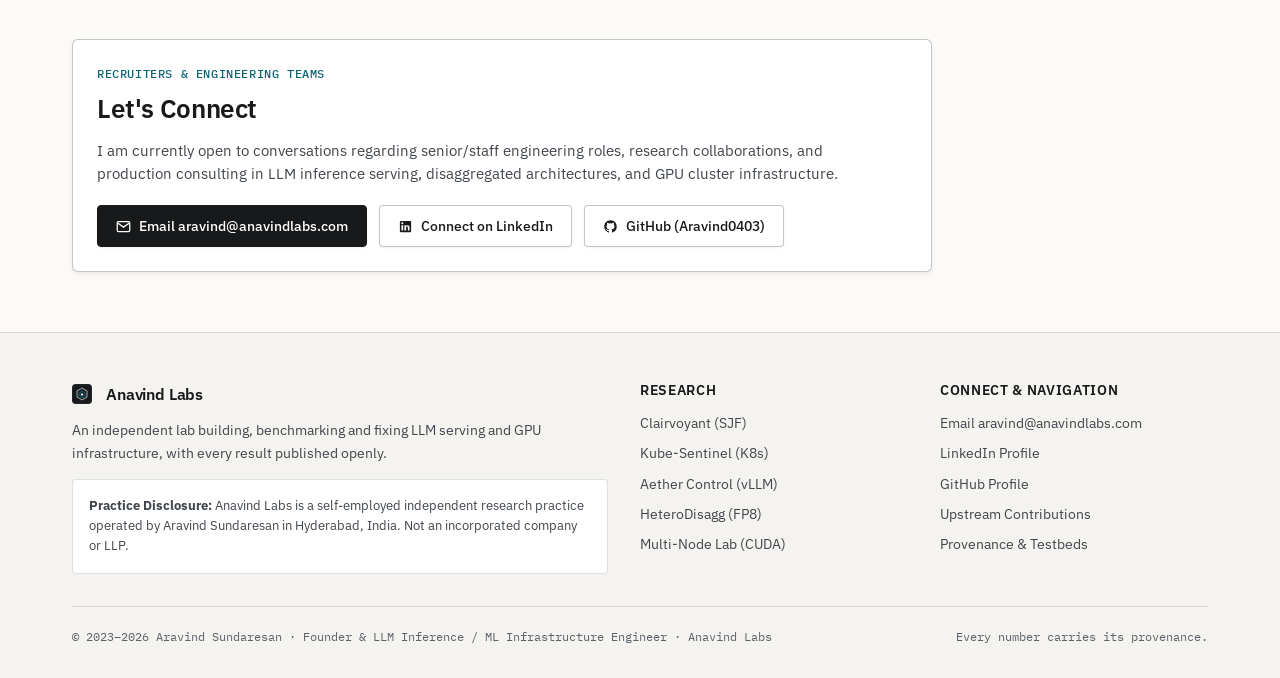
<file: about.html>
<!DOCTYPE html>
<html lang="en">
<head>
  <meta charset="UTF-8">
  <meta name="viewport" content="width=device-width, initial-scale=1.0">
  <title>About & Practice — Anavind Labs</title>
  <meta name="description" content="Founder & LLM Inference / ML Infrastructure Engineer · Anavind Labs (Independent Research Practice). Aravind Sundaresan's systems engineering background across Microsoft, Amazon, and independent LLM serving research.">
  <link rel="icon" type="image/svg+xml" href="assets/favicon.svg">
  <link rel="stylesheet" href="css/style.css">
</head>
<body>

  <!-- Site Header -->
  <header class="site-header">
    <div class="container header-inner">
      <a href="index.html" class="brand">
        <img src="assets/favicon.svg" alt="Anavind Labs Logo" class="brand-icon">
        <div class="brand-text">
          <span class="brand-title">
            Anavind Labs
            <span class="brand-badge">Solo Lab</span>
          </span>
          <span class="brand-subtitle">Independent Systems Practice</span>
        </div>
      </a>

      <button class="mobile-toggle" aria-label="Toggle Navigation Menu">
        <svg width="24" height="24" viewBox="0 0 24 24" fill="none" stroke="currentColor" stroke-width="2">
          <line x1="3" y1="12" x2="21" y2="12"></line>
          <line x1="3" y1="6" x2="21" y2="6"></line>
          <line x1="3" y1="18" x2="21" y2="18"></line>
        </svg>
      </button>

      <nav class="main-nav">
        <a href="index.html" class="nav-link">Home</a>
        <a href="research.html" class="nav-link">Research & Systems</a>
        <a href="upstream.html" class="nav-link">Upstream PRs</a>
        <a href="benchmarks.html" class="nav-link">Benchmarks & Provenance</a>
        <a href="about.html" class="nav-link active">About & Practice</a>
      </nav>

      <div class="nav-actions">
        <a href="https://github.com/Aravind0403" target="_blank" rel="noopener noreferrer" class="btn-github">
          <svg width="15" height="15" viewBox="0 0 24 24" fill="currentColor"><path fill-rule="evenodd" clip-rule="evenodd" d="M12 2C6.484 2 2 6.484 2 12.017c0 4.425 2.865 8.18 6.839 9.504.5.092.682-.217.682-.483 0-.237-.008-.868-.013-1.703-2.782.605-3.369-1.343-3.369-1.343-.454-1.158-1.11-1.466-1.11-1.466-.908-.62.069-.608.069-.608 1.003.07 1.53 1.032 1.53 1.032.892 1.53 2.341 1.088 2.91.832.092-.647.35-1.088.636-1.338-2.22-.253-4.555-1.113-4.555-4.951 0-1.093.39-1.988 1.029-2.688-.103-.253-.446-1.272.098-2.65 0 0 .84-.27 2.75 1.026A9.564 9.564 0 0112 6.844c.85.004 1.705.115 2.504.337 1.909-1.296 2.747-1.027 2.747-1.027.546 1.379.202 2.398.1 2.651.64.7 1.028 1.595 1.028 2.688 0 3.848-2.339 4.695-4.566 4.943.359.309.678.92.678 1.855 0 1.338-.012 2.419-.012 2.747 0 .268.18.58.688.482A10.019 10.019 0 0022 12.017C22 6.484 17.522 2 12 2z"/></svg>
          GitHub
        </a>
        <a href="https://www.linkedin.com/company/anavind-labs" target="_blank" rel="noopener noreferrer" class="btn-linkedin">
          <svg width="15" height="15" viewBox="0 0 24 24" fill="currentColor"><path d="M19 3a2 2 0 0 1 2 2v14a2 2 0 0 1-2 2H5a2 2 0 0 1-2-2V5a2 2 0 0 1 2-2h14m-.5 15.5v-5.3a3.26 3.26 0 0 0-3.26-3.26c-.85 0-1.84.52-2.28 1.3v-1.11h-2.79v8.37h2.79v-4.93c0-.77.62-1.4 1.39-1.4a1.4 1.4 0 0 1 1.4 1.4v4.93h2.75M6.88 8.56a1.68 1.68 0 0 0 1.68-1.68c0-.93-.75-1.69-1.68-1.69a1.69 1.69 0 0 0-1.69 1.69c0 .93.76 1.68 1.69 1.68m1.39 9.94v-8.37H5.5v8.37h2.77z"/></svg>
          LinkedIn
        </a>
      </div>
    </div>
  </header>

  <!-- Page Header / Bio Profile -->
  <main>
    <section style="padding: 60px 0 40px; border-bottom: 1px solid var(--border-subtle);">
      <div class="container">
        <div class="section-eyebrow">Practice Identity & Principal</div>
        <h1 style="margin-bottom: 8px;">Aravind Sundaresan</h1>
        <p style="font-family: var(--font-mono); font-size: 15px; color: var(--measured); margin-bottom: 16px; font-weight: 500;">
          Founder &amp; LLM Inference / ML Infrastructure Engineer &middot; Anavind Labs (Independent Research Practice)
        </p>
        <p style="font-size: 13.5px; color: var(--text-muted); font-family: var(--font-mono); margin-bottom: 0;">
          Location: Hyderabad, India &middot; Operating independently since November 2023
        </p>
      </div>
    </section>

    <!-- Trimmed Background & Practice Overview -->
    <section style="padding: 60px 0; border-bottom: 1px solid var(--border-subtle);">
      <div class="container">
        <div style="max-width: 860px;">
          <div class="section-eyebrow">Background & Practice Scope</div>
          <h2 style="font-size: 1.8rem; margin-bottom: 20px;">Systems Engineering & LLM Infrastructure</h2>

          <p class="lead" style="margin-bottom: 20px; line-height: 1.65;">
            With an engineering background rooted in large-scale distributed systems at Microsoft and Amazon, I founded Anavind Labs to investigate, benchmark, and harden the core LLM serving and GPU infrastructure stack.
          </p>

          <p class="lead" style="margin-bottom: 28px; line-height: 1.65; color: var(--text-secondary);">
            Having designed systems ranging from multi-service enterprise governance platforms to real-time hardware test schedulers, I bring the same operational rigor to AI runtimes: declare every hardware baseline, distinguish empirical telemetry from analytical models, and treat negative results as primary systems insights.
          </p>

          <div class="metric-box" style="padding: 24px; margin-bottom: 0;">
            <p style="font-size: 14.5px; line-height: 1.65; margin-bottom: 12px; color: var(--text);">
              <strong>Origin &amp; Philosophy:</strong> Named after Anantha and Aravind. In Sanskrit, <em>Ananta</em> (unbounded scale) meets <em>Vinda</em> (discovery and attainment)—reflecting our core focus on making unbounded compute attainable through deterministic systems engineering.
            </p>
            <p style="font-size: 14.5px; line-height: 1.65; margin-bottom: 0; color: var(--text-secondary);">
              Every scheduler, runtime patch, kernel optimization, and benchmark published under Anavind Labs is conceived, implemented, profiled, and open-sourced for peer verification.
            </p>
          </div>
        </div>
      </div>
    </section>

    <!-- Operating Principles -->
    <section style="padding: 60px 0; border-bottom: 1px solid var(--border-subtle);">
      <div class="container">
        <div style="max-width: 860px;">
          <div class="section-eyebrow">Operating Principles</div>
          <h2 style="font-size: 1.8rem; margin-bottom: 20px;">Research Manifesto</h2>

          <div style="display:grid; gap:20px; margin-top:16px;">
            <div class="principle-card" style="padding: 24px;">
              <h3 style="font-size:1.15rem; margin-bottom:8px;">1. Precision Over Hype</h3>
              <p style="margin-bottom:0; font-size:14px; line-height:1.6;">
                No marketing superlatives. Every performance claim explicitly details the model checkpoint, concurrency profile, batching policy, input/output sequence distributions, and exact GPU topology.
              </p>
            </div>

            <div class="principle-card" style="padding: 24px;">
              <h3 style="font-size:1.15rem; margin-bottom:8px;">2. Explicit Separation of Fact from Model</h3>
              <p style="margin-bottom:0; font-size:14px; line-height:1.6;">
                Measurements derived from discrete-event simulations, analytical projections, or synthetic trace replays are clearly designated as modeled data. Live hardware telemetry stands on its own.
              </p>
            </div>

            <div class="principle-card" style="padding: 24px;">
              <h3 style="font-size:1.15rem; margin-bottom:8px;">3. Disconfirmed Results Carry Equal Value</h3>
              <p style="margin-bottom:0; font-size:14px; line-height:1.6;">
                Negative results are primary systems insights. When an intricate scheduler underperforms a simple FIFO queue, or an experimental kernel adds more launch overhead than wire savings, the disconfirmed result is published openly with complete profiling traces.
              </p>
            </div>
          </div>
        </div>
      </div>
    </section>

    <!-- Recruiter & Collaboration Card -->
    <section style="padding: 60px 0;">
      <div class="container">
        <div class="contact-cta-card" style="max-width: 860px;">
          <div class="section-eyebrow">Recruiters &amp; Engineering Teams</div>
          <h2 style="font-size: 1.6rem; margin-bottom: 12px;">Let's Connect</h2>
          <p style="font-size: 14.5px; color: var(--text-secondary); line-height: 1.6; max-width: 760px; margin-bottom: 20px;">
            I am currently open to conversations regarding senior/staff engineering roles, research collaborations, and production consulting in LLM inference serving, disaggregated architectures, and GPU cluster infrastructure.
          </p>

          <div class="contact-cta-actions">
            <a href="mailto:aravind@anavindlabs.com" class="btn-cta-primary">
              <svg width="15" height="15" viewBox="0 0 24 24" fill="none" stroke="currentColor" stroke-width="2"><path d="M4 4h16c1.1 0 2 .9 2 2v12c0 1.1-.9 2-2 2H4c-1.1 0-2-.9-2-2V6c0-1.1.9-2 2-2z"></path><polyline points="22,6 12,13 2,6"></polyline></svg>
              Email aravind@anavindlabs.com
            </a>
            <a href="https://www.linkedin.com/in/aravind-sundaresan/" target="_blank" rel="noopener noreferrer" class="btn-cta-secondary">
              <svg width="15" height="15" viewBox="0 0 24 24" fill="currentColor"><path d="M19 3a2 2 0 0 1 2 2v14a2 2 0 0 1-2 2H5a2 2 0 0 1-2-2V5a2 2 0 0 1 2-2h14m-.5 15.5v-5.3a3.26 3.26 0 0 0-3.26-3.26c-.85 0-1.84.52-2.28 1.3v-1.11h-2.79v8.37h2.79v-4.93c0-.77.62-1.4 1.39-1.4a1.4 1.4 0 0 1 1.4 1.4v4.93h2.75M6.88 8.56a1.68 1.68 0 0 0 1.68-1.68c0-.93-.75-1.69-1.68-1.69a1.69 1.69 0 0 0-1.69 1.69c0 .93.76 1.68 1.69 1.68m1.39 9.94v-8.37H5.5v8.37h2.77z"/></svg>
              Connect on LinkedIn
            </a>
            <a href="https://github.com/Aravind0403" target="_blank" rel="noopener noreferrer" class="btn-cta-secondary">
              <svg width="15" height="15" viewBox="0 0 24 24" fill="currentColor"><path fill-rule="evenodd" clip-rule="evenodd" d="M12 2C6.484 2 2 6.484 2 12.017c0 4.425 2.865 8.18 6.839 9.504.5.092.682-.217.682-.483 0-.237-.008-.868-.013-1.703-2.782.605-3.369-1.343-3.369-1.343-.454-1.158-1.11-1.466-1.11-1.466-.908-.62.069-.608.069-.608 1.003.07 1.53 1.032 1.53 1.032.892 1.53 2.341 1.088 2.91.832.092-.647.35-1.088.636-1.338-2.22-.253-4.555-1.113-4.555-4.951 0-1.093.39-1.988 1.029-2.688-.103-.253-.446-1.272.098-2.65 0 0 .84-.27 2.75 1.026A9.564 9.564 0 0112 6.844c.85.004 1.705.115 2.504.337 1.909-1.296 2.747-1.027 2.747-1.027.546 1.379.202 2.398.1 2.651.64.7 1.028 1.595 1.028 2.688 0 3.848-2.339 4.695-4.566 4.943.359.309.678.92.678 1.855 0 1.338-.012 2.419-.012 2.747 0 .268.18.58.688.482A10.019 10.019 0 0022 12.017C22 6.484 17.522 2 12 2z"/></svg>
              GitHub (Aravind0403)
            </a>
          </div>
        </div>
      </div>
    </section>
  </main>

  <!-- Site Footer -->
  <footer class="site-footer">
    <div class="container">
      <div class="footer-inner">
        <div>
          <div class="brand-title" style="margin-bottom: 10px;">
            <img src="assets/favicon.svg" alt="" width="20" height="20" style="display:inline-block; vertical-align:middle; margin-right:6px;">
            Anavind Labs
          </div>
          <p style="font-size: 0.9rem; max-width: 480px; margin-bottom: 14px;">
            An independent lab building, benchmarking and fixing LLM serving and GPU infrastructure, with every result published openly.
          </p>
          <div class="footer-legal-callout">
            <p>
              <strong>Practice Disclosure:</strong> Anavind Labs is a self-employed independent research practice operated by Aravind Sundaresan in Hyderabad, India. Not an incorporated company or LLP.
            </p>
          </div>
        </div>

        <div class="footer-links-col">
          <h4>Research</h4>
          <ul class="footer-links-list">
            <li><a href="research.html#clairvoyant">Clairvoyant (SJF)</a></li>
            <li><a href="research.html#kube-sentinel">Kube-Sentinel (K8s)</a></li>
            <li><a href="research.html#aether-control">Aether Control (vLLM)</a></li>
            <li><a href="research.html#heterodisagg">HeteroDisagg (FP8)</a></li>
            <li><a href="research.html#multi-node-lab">Multi-Node Lab (CUDA)</a></li>
          </ul>
        </div>

        <div class="footer-links-col">
          <h4>Connect &amp; Navigation</h4>
          <ul class="footer-links-list">
            <li><a href="mailto:aravind@anavindlabs.com">Email aravind@anavindlabs.com</a></li>
            <li><a href="https://www.linkedin.com/in/aravind-sundaresan/" target="_blank" rel="noopener noreferrer">LinkedIn Profile</a></li>
            <li><a href="https://github.com/Aravind0403" target="_blank" rel="noopener noreferrer">GitHub Profile</a></li>
            <li><a href="upstream.html">Upstream Contributions</a></li>
            <li><a href="benchmarks.html">Provenance &amp; Testbeds</a></li>
          </ul>
        </div>
      </div>

      <div class="footer-bottom">
        <span>&copy; 2023–2026 Aravind Sundaresan &middot; Founder &amp; LLM Inference / ML Infrastructure Engineer &middot; Anavind Labs</span>
        <span>Every number carries its provenance.</span>
      </div>
    </div>
  </footer>

  <script src="js/main.js"></script>
</body>
</html>
</file>
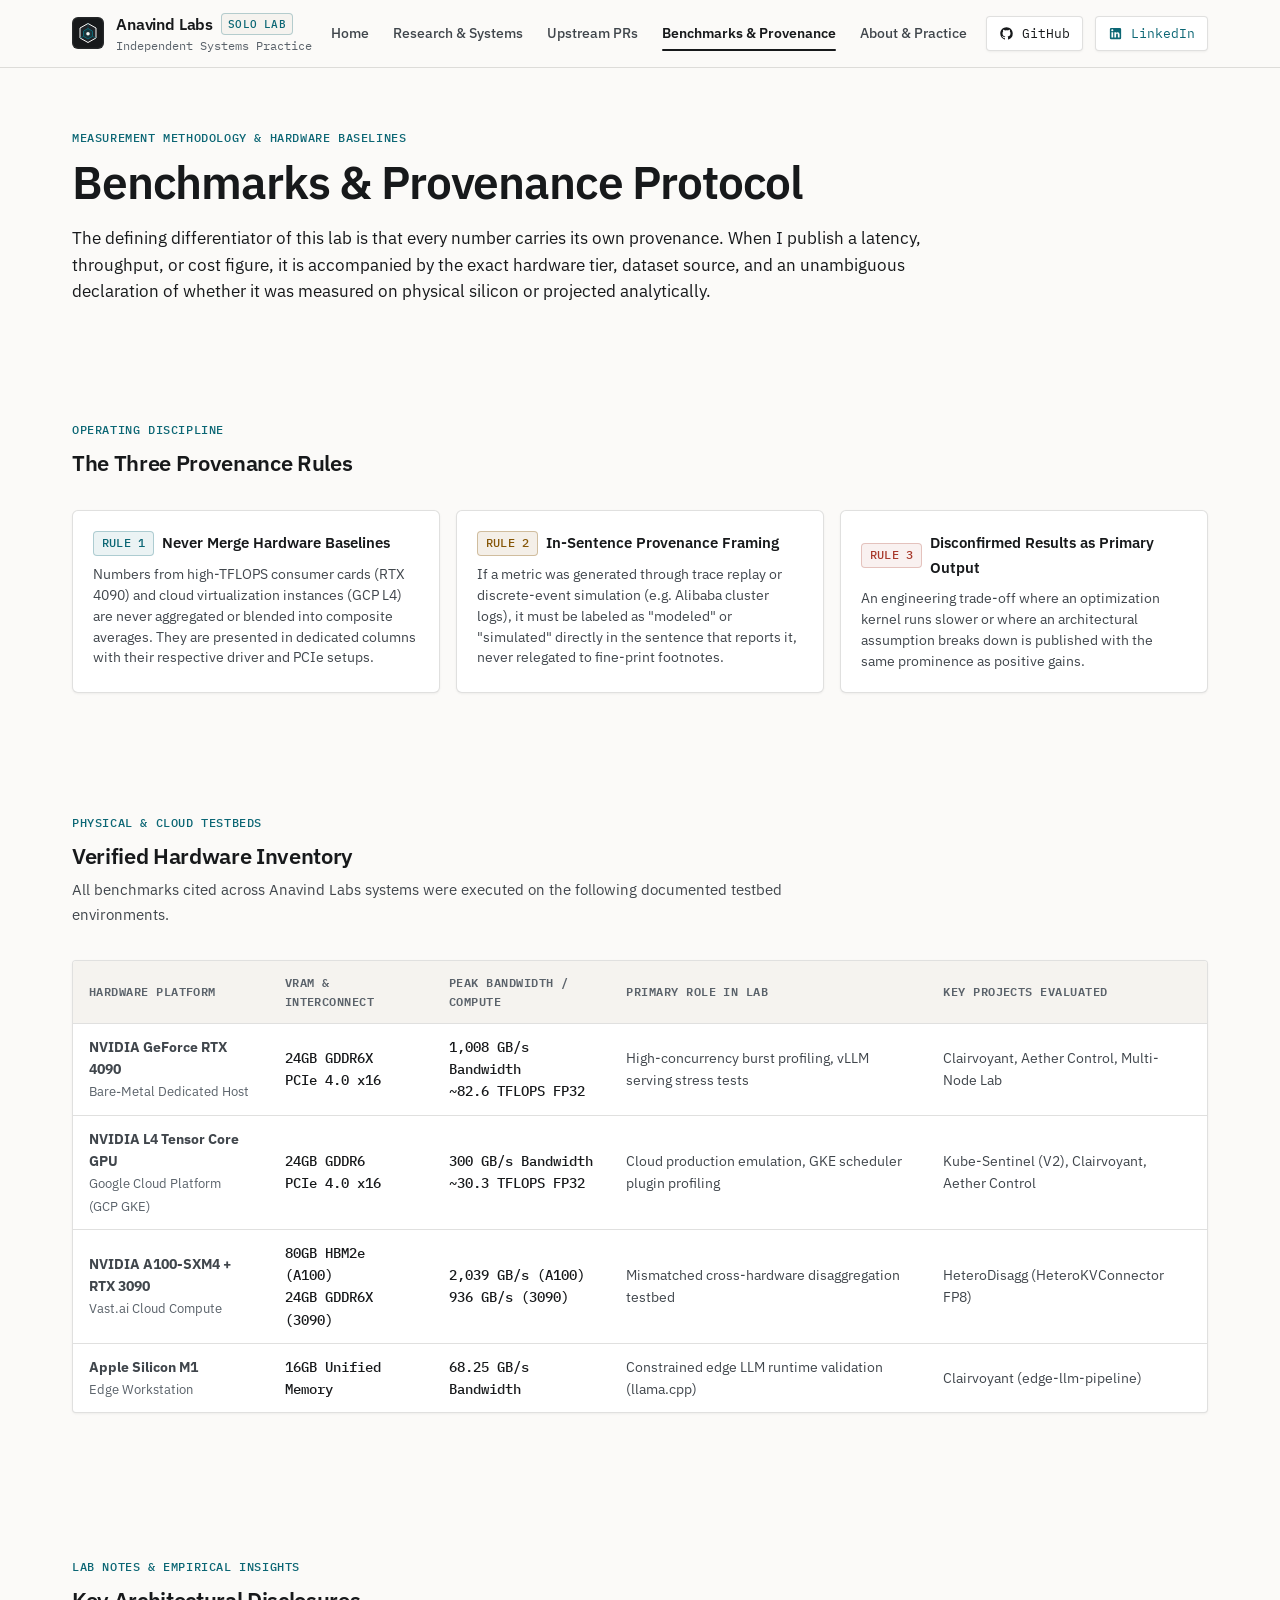
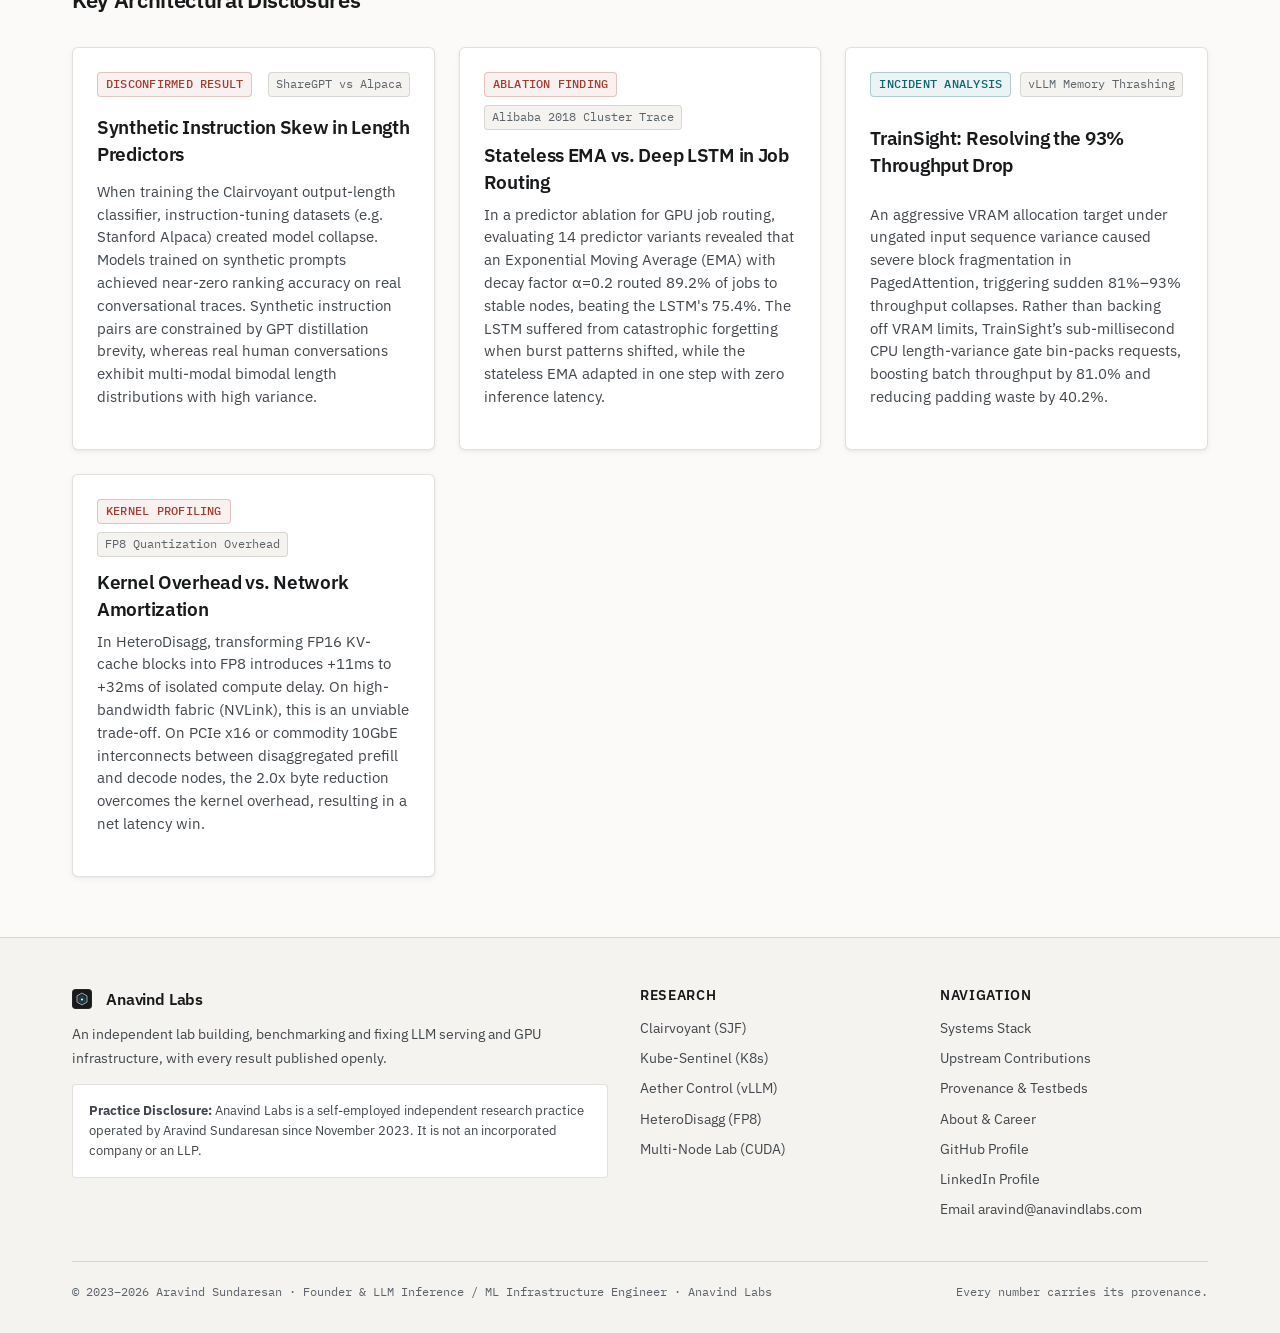
<file: benchmarks.html>
<!DOCTYPE html>
<html lang="en">
<head>
  <meta charset="UTF-8">
  <meta name="viewport" content="width=device-width, initial-scale=1.0">
  <title>Benchmarks & Provenance Protocol — Anavind Labs</title>
  <meta name="description" content="Detailed hardware testbed specifications, measurement methodology, and empirical disclosures from Anavind Labs.">
  <link rel="icon" type="image/svg+xml" href="assets/favicon.svg">
  <link rel="stylesheet" href="css/style.css">
</head>
<body>

  <!-- Site Header -->
  <header class="site-header">
    <div class="container header-inner">
      <a href="index.html" class="brand">
        <img src="assets/favicon.svg" alt="Anavind Labs Logo" class="brand-icon">
        <div class="brand-text">
          <span class="brand-title">
            Anavind Labs
            <span class="brand-badge">Solo Lab</span>
          </span>
          <span class="brand-subtitle">Independent Systems Practice</span>
        </div>
      </a>

      <button class="mobile-toggle" aria-label="Toggle Navigation Menu">
        <svg width="24" height="24" viewBox="0 0 24 24" fill="none" stroke="currentColor" stroke-width="2">
          <line x1="3" y1="12" x2="21" y2="12"></line>
          <line x1="3" y1="6" x2="21" y2="6"></line>
          <line x1="3" y1="18" x2="21" y2="18"></line>
        </svg>
      </button>

      <nav class="main-nav">
        <a href="index.html" class="nav-link">Home</a>
        <a href="research.html" class="nav-link">Research & Systems</a>
        <a href="upstream.html" class="nav-link">Upstream PRs</a>
        <a href="benchmarks.html" class="nav-link active">Benchmarks & Provenance</a>
        <a href="about.html" class="nav-link">About & Practice</a>
      </nav>

      <div class="nav-actions">
        <a href="https://github.com/Aravind0403" target="_blank" rel="noopener noreferrer" class="btn-github">
          <svg width="15" height="15" viewBox="0 0 24 24" fill="currentColor"><path fill-rule="evenodd" clip-rule="evenodd" d="M12 2C6.484 2 2 6.484 2 12.017c0 4.425 2.865 8.18 6.839 9.504.5.092.682-.217.682-.483 0-.237-.008-.868-.013-1.703-2.782.605-3.369-1.343-3.369-1.343-.454-1.158-1.11-1.466-1.11-1.466-.908-.62.069-.608.069-.608 1.003.07 1.53 1.032 1.53 1.032.892 1.53 2.341 1.088 2.91.832.092-.647.35-1.088.636-1.338-2.22-.253-4.555-1.113-4.555-4.951 0-1.093.39-1.988 1.029-2.688-.103-.253-.446-1.272.098-2.65 0 0 .84-.27 2.75 1.026A9.564 9.564 0 0112 6.844c.85.004 1.705.115 2.504.337 1.909-1.296 2.747-1.027 2.747-1.027.546 1.379.202 2.398.1 2.651.64.7 1.028 1.595 1.028 2.688 0 3.848-2.339 4.695-4.566 4.943.359.309.678.92.678 1.855 0 1.338-.012 2.419-.012 2.747 0 .268.18.58.688.482A10.019 10.019 0 0022 12.017C22 6.484 17.522 2 12 2z"/></svg>
          GitHub
        </a>
        <a href="https://www.linkedin.com/company/anavind-labs" target="_blank" rel="noopener noreferrer" class="btn-linkedin">
          <svg width="15" height="15" viewBox="0 0 24 24" fill="currentColor"><path d="M19 3a2 2 0 0 1 2 2v14a2 2 0 0 1-2 2H5a2 2 0 0 1-2-2V5a2 2 0 0 1 2-2h14m-.5 15.5v-5.3a3.26 3.26 0 0 0-3.26-3.26c-.85 0-1.84.52-2.28 1.3v-1.11h-2.79v8.37h2.79v-4.93c0-.77.62-1.4 1.39-1.4a1.4 1.4 0 0 1 1.4 1.4v4.93h2.75M6.88 8.56a1.68 1.68 0 0 0 1.68-1.68c0-.93-.75-1.69-1.68-1.69a1.69 1.69 0 0 0-1.69 1.69c0 .93.76 1.68 1.69 1.68m1.39 9.94v-8.37H5.5v8.37h2.77z"/></svg>
          LinkedIn
        </a>
      </div>
    </div>
  </header>

  <!-- Page Header -->
  <main>
    <section style="padding: 60px 0 40px; border-bottom: 1px solid var(--border-subtle);">
      <div class="container">
        <div class="section-eyebrow">Measurement Methodology & Hardware Baselines</div>
        <h1 style="margin-bottom: 16px;">Benchmarks & Provenance Protocol</h1>
        <p class="lead" style="max-width: 880px;">
          The defining differentiator of this lab is that every number carries its own provenance. When I publish a latency, throughput, or cost figure, it is accompanied by the exact hardware tier, dataset source, and an unambiguous declaration of whether it was measured on physical silicon or projected analytically.
        </p>
      </div>
    </section>

    <!-- The Provenance Protocol Rules -->
    <section style="padding: 60px 0; border-bottom: 1px solid var(--border-subtle);">
      <div class="container">
        <div class="section-header">
          <div class="section-eyebrow">Operating Discipline</div>
          <h2 class="section-title">The Three Provenance Rules</h2>
        </div>

        <div class="hero-principles-strip" style="margin-top:0;">
          <div class="principle-card">
            <div class="principle-header">
              <span class="badge badge-measured">Rule 1</span>
              <span class="principle-title">Never Merge Hardware Baselines</span>
            </div>
            <p class="principle-desc">
              Numbers from high-TFLOPS consumer cards (RTX 4090) and cloud virtualization instances (GCP L4) are never aggregated or blended into composite averages. They are presented in dedicated columns with their respective driver and PCIe setups.
            </p>
          </div>

          <div class="principle-card">
            <div class="principle-header">
              <span class="badge badge-modeled">Rule 2</span>
              <span class="principle-title">In-Sentence Provenance Framing</span>
            </div>
            <p class="principle-desc">
              If a metric was generated through trace replay or discrete-event simulation (e.g. Alibaba cluster logs), it must be labeled as "modeled" or "simulated" directly in the sentence that reports it, never relegated to fine-print footnotes.
            </p>
          </div>

          <div class="principle-card">
            <div class="principle-header">
              <span class="badge badge-negative">Rule 3</span>
              <span class="principle-title">Disconfirmed Results as Primary Output</span>
            </div>
            <p class="principle-desc">
              An engineering trade-off where an optimization kernel runs slower or where an architectural assumption breaks down is published with the same prominence as positive gains.
            </p>
          </div>
        </div>
      </div>
    </section>

    <!-- Hardware Inventory -->
    <section style="padding: 60px 0; border-bottom: 1px solid var(--border-subtle);">
      <div class="container">
        <div class="section-header">
          <div class="section-eyebrow">Physical & Cloud Testbeds</div>
          <h2 class="section-title">Verified Hardware Inventory</h2>
          <p class="section-subtitle">
            All benchmarks cited across Anavind Labs systems were executed on the following documented testbed environments.
          </p>
        </div>

        <div class="table-container">
          <table class="data-table">
            <thead>
              <tr>
                <th>Hardware Platform</th>
                <th>VRAM & Interconnect</th>
                <th>Peak Bandwidth / Compute</th>
                <th>Primary Role in Lab</th>
                <th>Key Projects Evaluated</th>
              </tr>
            </thead>
            <tbody>
              <tr>
                <td><strong>NVIDIA GeForce RTX 4090</strong><br><span style="font-size:0.8rem; color:var(--text-muted);">Bare-Metal Dedicated Host</span></td>
                <td class="num">24GB GDDR6X<br>PCIe 4.0 x16</td>
                <td class="num">1,008 GB/s Bandwidth<br>~82.6 TFLOPS FP32</td>
                <td>High-concurrency burst profiling, vLLM serving stress tests</td>
                <td>Clairvoyant, Aether Control, Multi-Node Lab</td>
              </tr>
              <tr>
                <td><strong>NVIDIA L4 Tensor Core GPU</strong><br><span style="font-size:0.8rem; color:var(--text-muted);">Google Cloud Platform (GCP GKE)</span></td>
                <td class="num">24GB GDDR6<br>PCIe 4.0 x16</td>
                <td class="num">300 GB/s Bandwidth<br>~30.3 TFLOPS FP32</td>
                <td>Cloud production emulation, GKE scheduler plugin profiling</td>
                <td>Kube-Sentinel (V2), Clairvoyant, Aether Control</td>
              </tr>
              <tr>
                <td><strong>NVIDIA A100-SXM4 + RTX 3090</strong><br><span style="font-size:0.8rem; color:var(--text-muted);">Vast.ai Cloud Compute</span></td>
                <td class="num">80GB HBM2e (A100)<br>24GB GDDR6X (3090)</td>
                <td class="num">2,039 GB/s (A100)<br>936 GB/s (3090)</td>
                <td>Mismatched cross-hardware disaggregation testbed</td>
                <td>HeteroDisagg (HeteroKVConnector FP8)</td>
              </tr>
              <tr>
                <td><strong>Apple Silicon M1</strong><br><span style="font-size:0.8rem; color:var(--text-muted);">Edge Workstation</span></td>
                <td class="num">16GB Unified Memory</td>
                <td class="num">68.25 GB/s Bandwidth</td>
                <td>Constrained edge LLM runtime validation (llama.cpp)</td>
                <td>Clairvoyant (edge-llm-pipeline)</td>
              </tr>
            </tbody>
          </table>
        </div>
      </div>
    </section>

    <!-- Deep-Dive Empirical Findings -->
    <section style="padding: 60px 0;">
      <div class="container">
        <div class="section-header">
          <div class="section-eyebrow">Lab Notes & Empirical Insights</div>
          <h2 class="section-title">Key Architectural Disclosures</h2>
        </div>

        <div style="display:grid; grid-template-columns: repeat(auto-fit, minmax(360px, 1fr)); gap: 24px;">

          <!-- Note 1 -->
          <div class="dossier-card" style="padding: 24px;">
            <div class="card-meta-bar">
              <span class="badge badge-negative">Disconfirmed Result</span>
              <span class="card-hardware-tag">ShareGPT vs Alpaca</span>
            </div>
            <h3 style="font-size: 1.2rem; margin-bottom: 8px;">Synthetic Instruction Skew in Length Predictors</h3>
            <p style="font-size: 0.92rem; color: var(--text-secondary); line-height: 1.55;">
              When training the Clairvoyant output-length classifier, instruction-tuning datasets (e.g. Stanford Alpaca) created model collapse. Models trained on synthetic prompts achieved near-zero ranking accuracy on real conversational traces. Synthetic instruction pairs are constrained by GPT distillation brevity, whereas real human conversations exhibit multi-modal bimodal length distributions with high variance.
            </p>
          </div>

          <!-- Note 2 -->
          <div class="dossier-card" style="padding: 24px;">
            <div class="card-meta-bar">
              <span class="badge badge-negative">Ablation Finding</span>
              <span class="card-hardware-tag">Alibaba 2018 Cluster Trace</span>
            </div>
            <h3 style="font-size: 1.2rem; margin-bottom: 8px;">Stateless EMA vs. Deep LSTM in Job Routing</h3>
            <p style="font-size: 0.92rem; color: var(--text-secondary); line-height: 1.55;">
              In a predictor ablation for GPU job routing, evaluating 14 predictor variants revealed that an Exponential Moving Average (EMA) with decay factor &alpha;=0.2 routed 89.2% of jobs to stable nodes, beating the LSTM's 75.4%. The LSTM suffered from catastrophic forgetting when burst patterns shifted, while the stateless EMA adapted in one step with zero inference latency.
            </p>
          </div>

          <!-- Note 3 -->
          <div class="dossier-card" style="padding: 24px;">
            <div class="card-meta-bar">
              <span class="badge badge-measured">Incident Analysis</span>
              <span class="card-hardware-tag">vLLM Memory Thrashing</span>
            </div>
            <h3 style="font-size: 1.2rem; margin-bottom: 8px;">TrainSight: Resolving the 93% Throughput Drop</h3>
            <p style="font-size: 0.92rem; color: var(--text-secondary); line-height: 1.55;">
              An aggressive VRAM allocation target under ungated input sequence variance caused severe block fragmentation in PagedAttention, triggering sudden 81%–93% throughput collapses. Rather than backing off VRAM limits, TrainSight’s sub-millisecond CPU length-variance gate bin-packs requests, boosting batch throughput by 81.0% and reducing padding waste by 40.2%.
            </p>
          </div>

          <!-- Note 4 -->
          <div class="dossier-card" style="padding: 24px;">
            <div class="card-meta-bar">
              <span class="badge badge-negative">Kernel Profiling</span>
              <span class="card-hardware-tag">FP8 Quantization Overhead</span>
            </div>
            <h3 style="font-size: 1.2rem; margin-bottom: 8px;">Kernel Overhead vs. Network Amortization</h3>
            <p style="font-size: 0.92rem; color: var(--text-secondary); line-height: 1.55;">
              In HeteroDisagg, transforming FP16 KV-cache blocks into FP8 introduces +11ms to +32ms of isolated compute delay. On high-bandwidth fabric (NVLink), this is an unviable trade-off. On PCIe x16 or commodity 10GbE interconnects between disaggregated prefill and decode nodes, the 2.0x byte reduction overcomes the kernel overhead, resulting in a net latency win.
            </p>
          </div>

        </div>
      </div>
    </section>
  </main>

  <!-- Site Footer -->
  <footer class="site-footer">
    <div class="container">
      <div class="footer-inner">
        <div>
          <div class="brand-title" style="margin-bottom: 10px;">
            <img src="assets/favicon.svg" alt="" width="20" height="20" style="display:inline-block; vertical-align:middle; margin-right:6px;">
            Anavind Labs
          </div>
          <p style="font-size: 0.9rem; max-width: 480px; margin-bottom: 14px;">
            An independent lab building, benchmarking and fixing LLM serving and GPU infrastructure, with every result published openly.
          </p>
          <div class="footer-legal-callout">
            <p>
              <strong>Practice Disclosure:</strong> Anavind Labs is a self-employed independent research practice operated by Aravind Sundaresan since November 2023. It is not an incorporated company or an LLP.
            </p>
          </div>
        </div>

        <div class="footer-links-col">
          <h4>Research</h4>
          <ul class="footer-links-list">
            <li><a href="research.html#clairvoyant">Clairvoyant (SJF)</a></li>
            <li><a href="research.html#kube-sentinel">Kube-Sentinel (K8s)</a></li>
            <li><a href="research.html#aether-control">Aether Control (vLLM)</a></li>
            <li><a href="research.html#heterodisagg">HeteroDisagg (FP8)</a></li>
            <li><a href="research.html#multi-node-lab">Multi-Node Lab (CUDA)</a></li>
          </ul>
        </div>

        <div class="footer-links-col">
          <h4>Navigation</h4>
          <ul class="footer-links-list">
            <li><a href="index.html">Systems Stack</a></li>
            <li><a href="upstream.html">Upstream Contributions</a></li>
            <li><a href="benchmarks.html">Provenance & Testbeds</a></li>
            <li><a href="about.html">About & Career</a></li>
            <li><a href="https://github.com/Aravind0403" target="_blank" rel="noopener noreferrer">GitHub Profile</a></li>
            <li><a href="https://www.linkedin.com/in/aravind-sundaresan/" target="_blank" rel="noopener noreferrer">LinkedIn Profile</a></li>
            <li><a href="mailto:aravind@anavindlabs.com">Email aravind@anavindlabs.com</a></li>
          </ul>
        </div>
      </div>

      <div class="footer-bottom">
        <span>&copy; 2023–2026 Aravind Sundaresan &middot; Founder &amp; LLM Inference / ML Infrastructure Engineer &middot; Anavind Labs</span>
        <span>Every number carries its provenance.</span>
      </div>
    </div>
  </footer>

  <script src="js/main.js"></script>
</body>
</html>
</file>
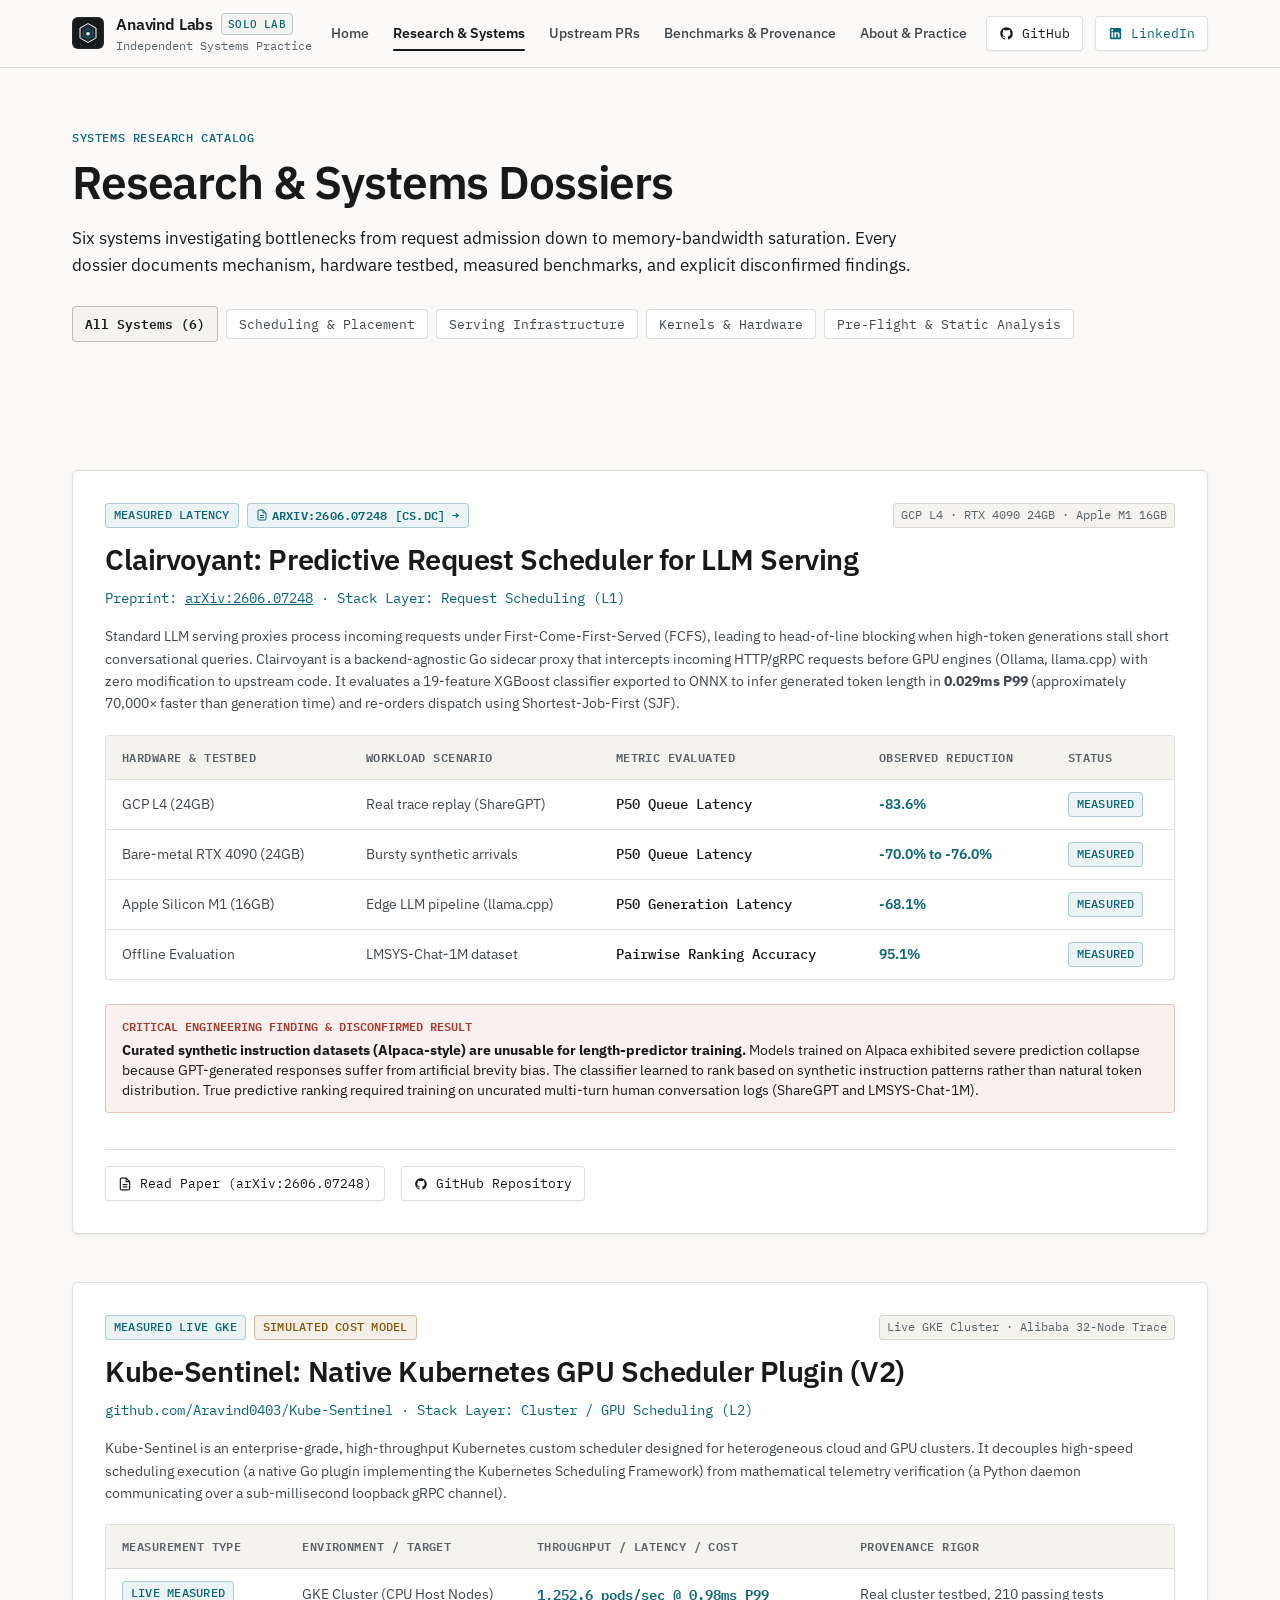
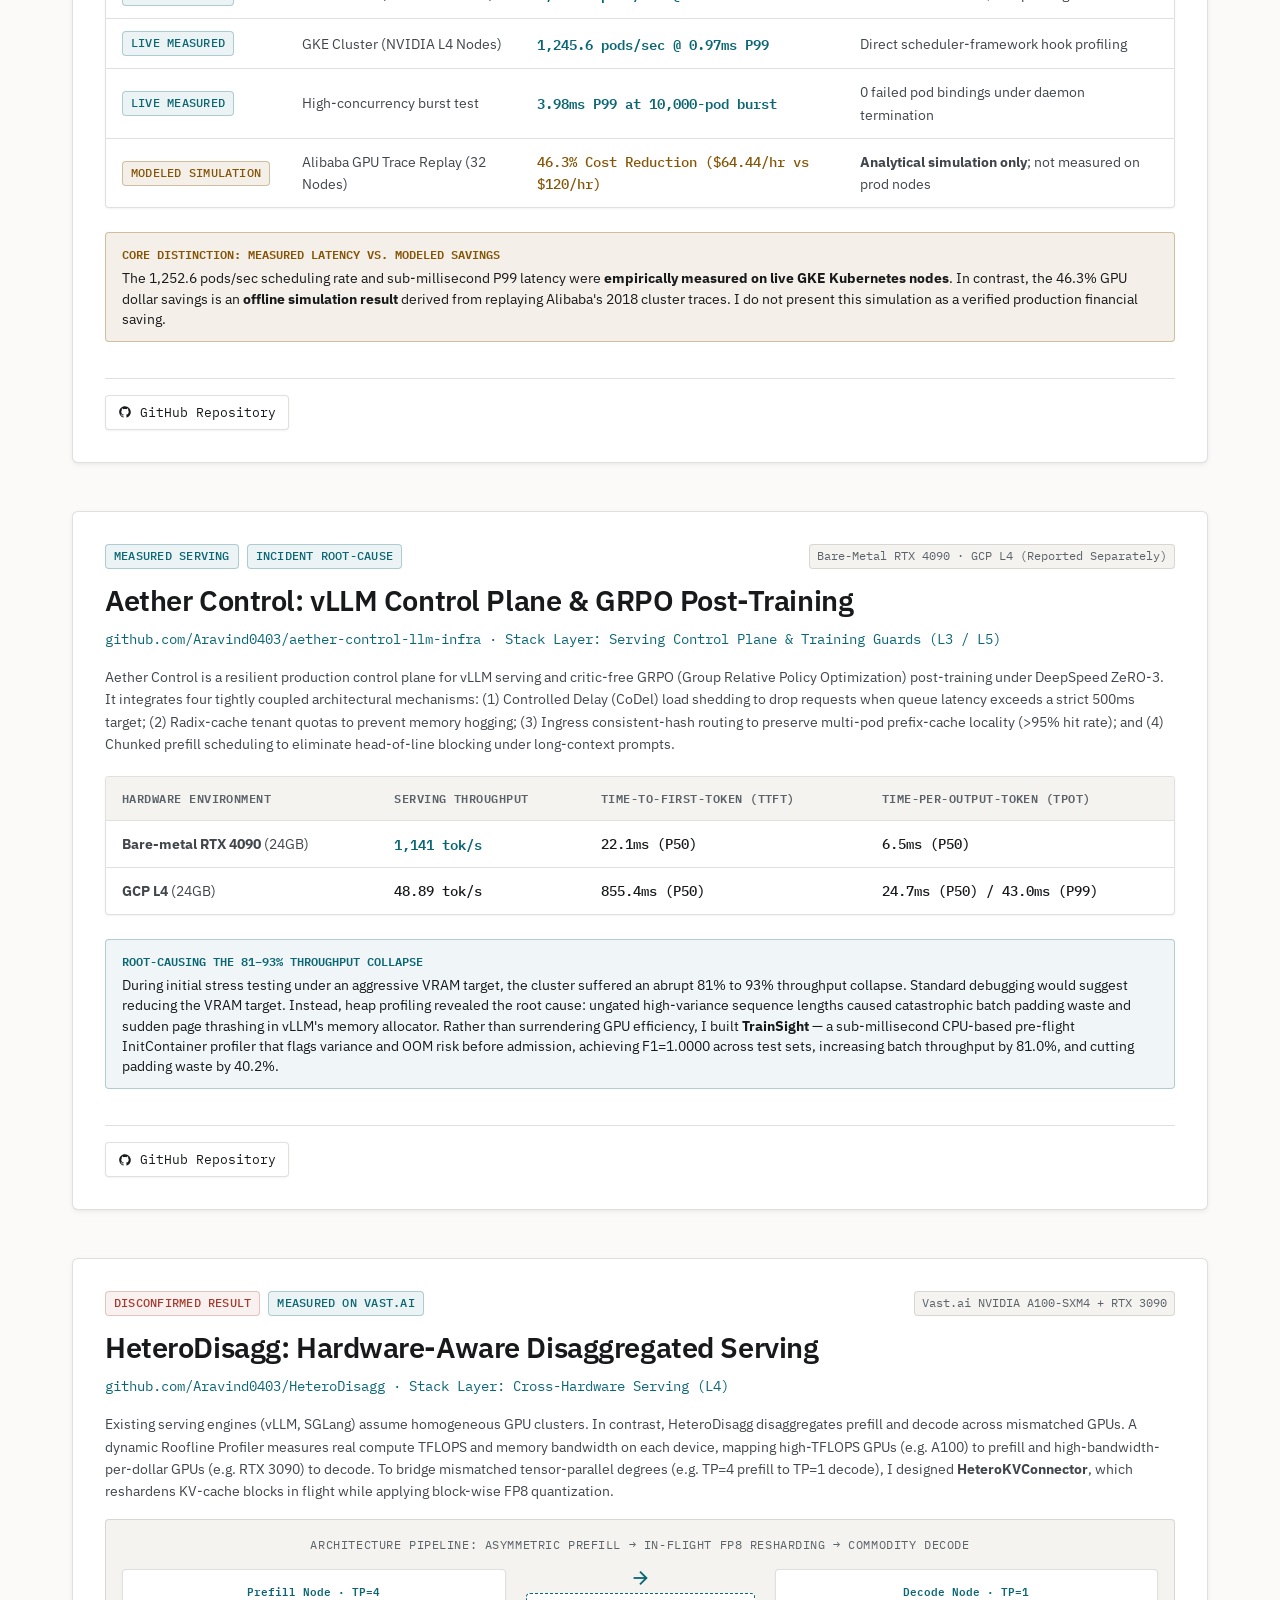
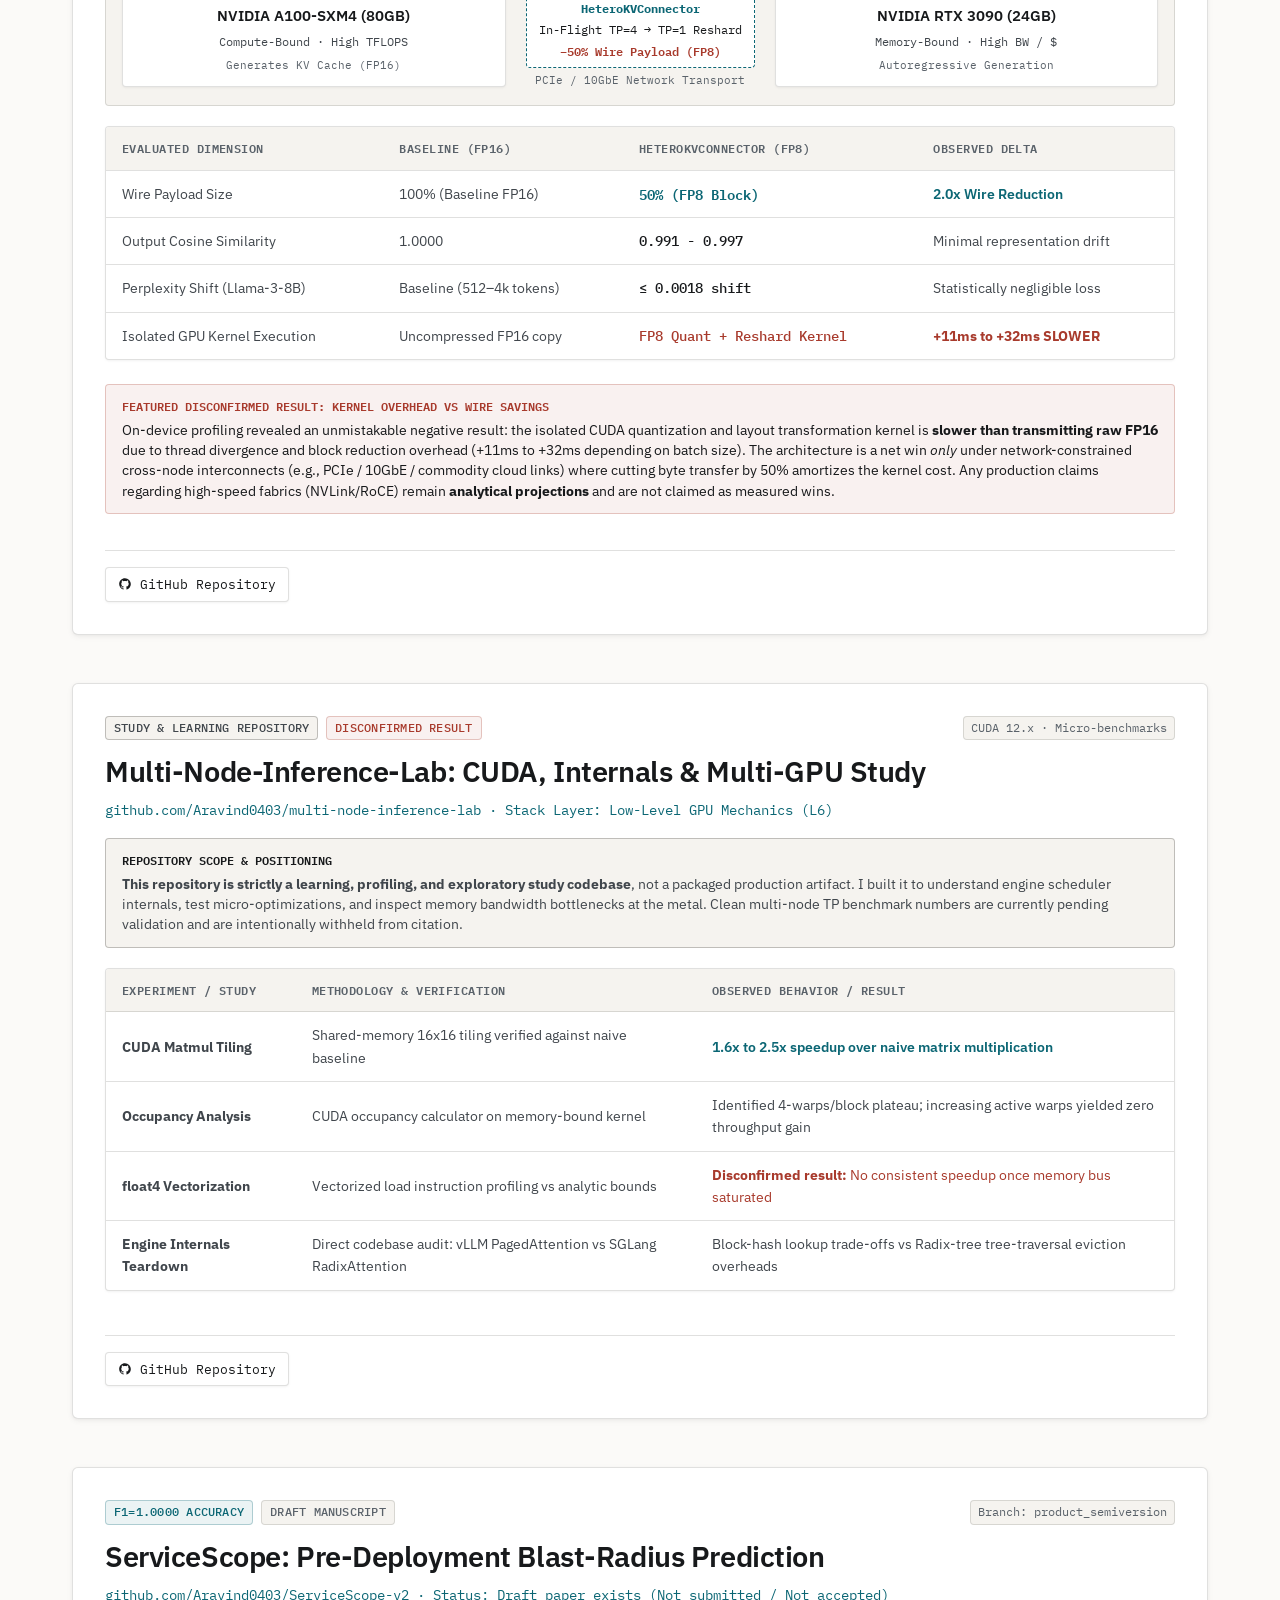
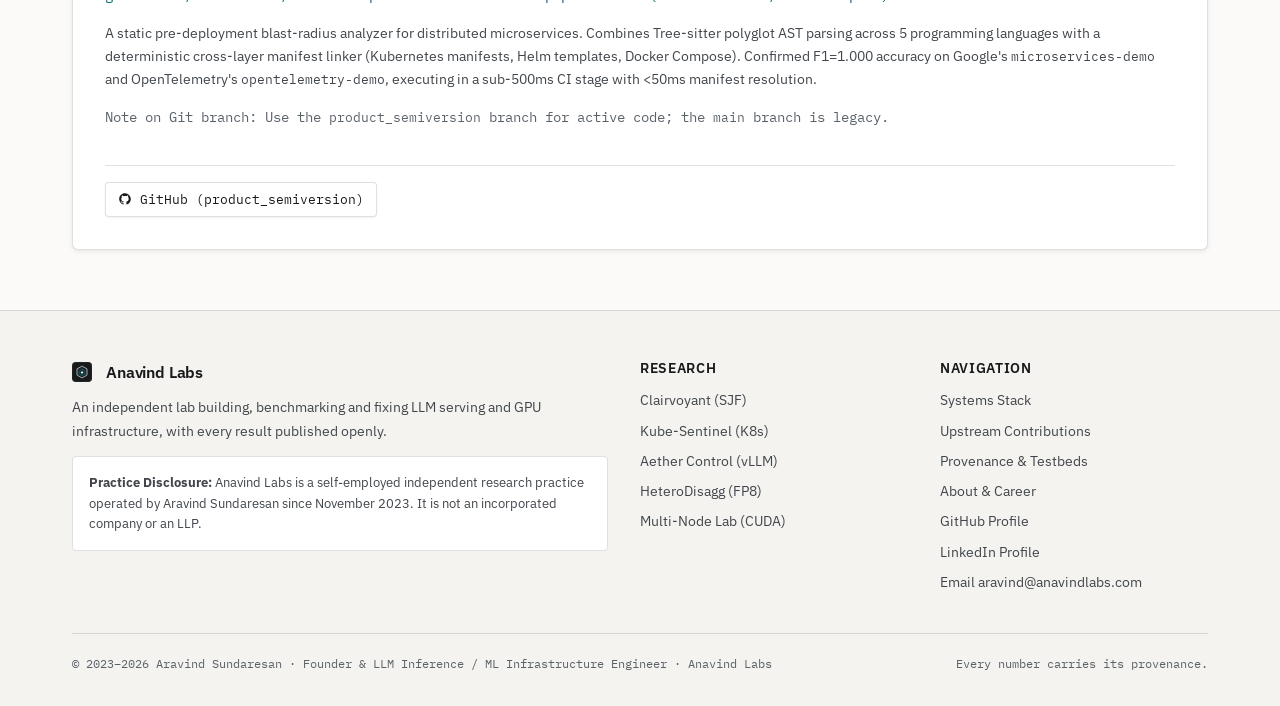
<file: research.html>
<!DOCTYPE html>
<html lang="en">
<head>
  <meta charset="UTF-8">
  <meta name="viewport" content="width=device-width, initial-scale=1.0">
  <title>Research & Systems Dossiers — Anavind Labs</title>
  <meta name="description" content="Technical dossiers, architecture breakdowns, verified benchmarks, and honest negative results across the Anavind Labs systems research stack.">
  <link rel="icon" type="image/svg+xml" href="assets/favicon.svg">
  <link rel="stylesheet" href="css/style.css">
</head>
<body>

  <!-- Site Header -->
  <header class="site-header">
    <div class="container header-inner">
      <a href="index.html" class="brand">
        <img src="assets/favicon.svg" alt="Anavind Labs Logo" class="brand-icon">
        <div class="brand-text">
          <span class="brand-title">
            Anavind Labs
            <span class="brand-badge">Solo Lab</span>
          </span>
          <span class="brand-subtitle">Independent Systems Practice</span>
        </div>
      </a>

      <button class="mobile-toggle" aria-label="Toggle Navigation Menu">
        <svg width="24" height="24" viewBox="0 0 24 24" fill="none" stroke="currentColor" stroke-width="2">
          <line x1="3" y1="12" x2="21" y2="12"></line>
          <line x1="3" y1="6" x2="21" y2="6"></line>
          <line x1="3" y1="18" x2="21" y2="18"></line>
        </svg>
      </button>

      <nav class="main-nav">
        <a href="index.html" class="nav-link">Home</a>
        <a href="research.html" class="nav-link active">Research & Systems</a>
        <a href="upstream.html" class="nav-link">Upstream PRs</a>
        <a href="benchmarks.html" class="nav-link">Benchmarks & Provenance</a>
        <a href="about.html" class="nav-link">About & Practice</a>
      </nav>

      <div class="nav-actions">
        <a href="https://github.com/Aravind0403" target="_blank" rel="noopener noreferrer" class="btn-github">
          <svg width="15" height="15" viewBox="0 0 24 24" fill="currentColor"><path fill-rule="evenodd" clip-rule="evenodd" d="M12 2C6.484 2 2 6.484 2 12.017c0 4.425 2.865 8.18 6.839 9.504.5.092.682-.217.682-.483 0-.237-.008-.868-.013-1.703-2.782.605-3.369-1.343-3.369-1.343-.454-1.158-1.11-1.466-1.11-1.466-.908-.62.069-.608.069-.608 1.003.07 1.53 1.032 1.53 1.032.892 1.53 2.341 1.088 2.91.832.092-.647.35-1.088.636-1.338-2.22-.253-4.555-1.113-4.555-4.951 0-1.093.39-1.988 1.029-2.688-.103-.253-.446-1.272.098-2.65 0 0 .84-.27 2.75 1.026A9.564 9.564 0 0112 6.844c.85.004 1.705.115 2.504.337 1.909-1.296 2.747-1.027 2.747-1.027.546 1.379.202 2.398.1 2.651.64.7 1.028 1.595 1.028 2.688 0 3.848-2.339 4.695-4.566 4.943.359.309.678.92.678 1.855 0 1.338-.012 2.419-.012 2.747 0 .268.18.58.688.482A10.019 10.019 0 0022 12.017C22 6.484 17.522 2 12 2z"/></svg>
          GitHub
        </a>
        <a href="https://www.linkedin.com/company/anavind-labs" target="_blank" rel="noopener noreferrer" class="btn-linkedin">
          <svg width="15" height="15" viewBox="0 0 24 24" fill="currentColor"><path d="M19 3a2 2 0 0 1 2 2v14a2 2 0 0 1-2 2H5a2 2 0 0 1-2-2V5a2 2 0 0 1 2-2h14m-.5 15.5v-5.3a3.26 3.26 0 0 0-3.26-3.26c-.85 0-1.84.52-2.28 1.3v-1.11h-2.79v8.37h2.79v-4.93c0-.77.62-1.4 1.39-1.4a1.4 1.4 0 0 1 1.4 1.4v4.93h2.75M6.88 8.56a1.68 1.68 0 0 0 1.68-1.68c0-.93-.75-1.69-1.68-1.69a1.69 1.69 0 0 0-1.69 1.69c0 .93.76 1.68 1.69 1.68m1.39 9.94v-8.37H5.5v8.37h2.77z"/></svg>
          LinkedIn
        </a>
      </div>
    </div>
  </header>

  <!-- Page Header -->
  <main>
    <section style="padding: 60px 0 40px; border-bottom: 1px solid var(--border-subtle);">
      <div class="container">
        <div class="section-eyebrow">Systems Research Catalog</div>
        <h1 style="margin-bottom: 16px;">Research & Systems Dossiers</h1>
        <p class="lead" style="max-width: 880px;">
          Six systems investigating bottlenecks from request admission down to memory-bandwidth saturation. Every dossier documents mechanism, hardware testbed, measured benchmarks, and explicit disconfirmed findings.
        </p>

        <!-- Category Filters -->
        <div class="filter-bar" style="margin-top: 28px;">
          <button class="filter-btn active" data-filter="all">All Systems (6)</button>
          <button class="filter-btn" data-filter="scheduling">Scheduling & Placement</button>
          <button class="filter-btn" data-filter="serving">Serving Infrastructure</button>
          <button class="filter-btn" data-filter="kernels">Kernels & Hardware</button>
          <button class="filter-btn" data-filter="guardrails">Pre-Flight & Static Analysis</button>
        </div>
      </div>
    </section>

    <!-- Projects Catalog -->
    <section style="padding: 60px 0;">
      <div class="container" style="display: grid; gap: 48px;">

        <!-- 1. Clairvoyant -->
        <article class="project-dossier-wrap" data-category="scheduling" id="clairvoyant">
          <div class="dossier-card" style="padding: 32px;">
            <div class="card-top">
              <div class="card-meta-bar">
                <div style="display:flex; gap:8px; align-items:center; flex-wrap:wrap;">
                  <span class="badge badge-measured">Measured Latency</span>
                  <a href="https://arxiv.org/abs/2606.07248" target="_blank" rel="noopener noreferrer" class="badge badge-measured" style="text-decoration:none; display:inline-flex; align-items:center; gap:4px; font-weight:600;">
                    <svg width="12" height="12" viewBox="0 0 24 24" fill="none" stroke="currentColor" stroke-width="2"><path d="M14 2H6a2 2 0 0 0-2 2v16a2 2 0 0 0 2 2h12a2 2 0 0 0 2-2V8z"></path><polyline points="14 2 14 8 20 8"></polyline><line x1="16" y1="13" x2="8" y2="13"></line><line x1="16" y1="17" x2="8" y2="17"></line></svg>
                    arXiv:2606.07248 [cs.DC] &rarr;
                  </a>
                </div>
                <span class="card-hardware-tag">GCP L4 &middot; RTX 4090 24GB &middot; Apple M1 16GB</span>
              </div>

              <h2 style="font-size: 1.8rem; margin-bottom: 8px;">
                Clairvoyant: Predictive Request Scheduler for LLM Serving
              </h2>
              <p style="font-family: var(--font-mono); font-size: 0.85rem; color: var(--measured); margin-bottom: 16px;">
                Preprint: <a href="https://arxiv.org/abs/2606.07248" target="_blank" rel="noopener noreferrer" style="color:var(--measured); text-decoration:underline;">arXiv:2606.07248</a> &middot; Stack Layer: Request Scheduling (L1)
              </p>

              <p class="card-mechanism">
                Standard LLM serving proxies process incoming requests under First-Come-First-Served (FCFS), leading to head-of-line blocking when high-token generations stall short conversational queries. Clairvoyant is a backend-agnostic Go sidecar proxy that intercepts incoming HTTP/gRPC requests before GPU engines (Ollama, llama.cpp) with zero modification to upstream code. It evaluates a 19-feature XGBoost classifier exported to ONNX to infer generated token length in <strong>0.029ms P99</strong> (approximately 70,000&times; faster than generation time) and re-orders dispatch using Shortest-Job-First (SJF).
              </p>

              <!-- Benchmark Table -->
              <div class="table-container">
                <table class="data-table">
                  <thead>
                    <tr>
                      <th>Hardware & Testbed</th>
                      <th>Workload Scenario</th>
                      <th>Metric Evaluated</th>
                      <th>Observed Reduction</th>
                      <th>Status</th>
                    </tr>
                  </thead>
                  <tbody>
                    <tr>
                      <td>GCP L4 (24GB)</td>
                      <td>Real trace replay (ShareGPT)</td>
                      <td class="num">P50 Queue Latency</td>
                      <td class="highlight">-83.6%</td>
                      <td><span class="badge badge-measured">Measured</span></td>
                    </tr>
                    <tr>
                      <td>Bare-metal RTX 4090 (24GB)</td>
                      <td>Bursty synthetic arrivals</td>
                      <td class="num">P50 Queue Latency</td>
                      <td class="highlight">-70.0% to -76.0%</td>
                      <td><span class="badge badge-measured">Measured</span></td>
                    </tr>
                    <tr>
                      <td>Apple Silicon M1 (16GB)</td>
                      <td>Edge LLM pipeline (llama.cpp)</td>
                      <td class="num">P50 Generation Latency</td>
                      <td class="highlight">-68.1%</td>
                      <td><span class="badge badge-measured">Measured</span></td>
                    </tr>
                    <tr>
                      <td>Offline Evaluation</td>
                      <td>LMSYS-Chat-1M dataset</td>
                      <td class="num">Pairwise Ranking Accuracy</td>
                      <td class="highlight">95.1%</td>
                      <td><span class="badge badge-measured">Measured</span></td>
                    </tr>
                  </tbody>
                </table>
              </div>

              <!-- Disconfirmed Result Box -->
              <div class="negative-callout">
                <div class="negative-callout-header">Critical Engineering Finding & Disconfirmed Result</div>
                <p class="negative-callout-text">
                  <strong>Curated synthetic instruction datasets (Alpaca-style) are unusable for length-predictor training.</strong> Models trained on Alpaca exhibited severe prediction collapse because GPT-generated responses suffer from artificial brevity bias. The classifier learned to rank based on synthetic instruction patterns rather than natural token distribution. True predictive ranking required training on uncurated multi-turn human conversation logs (ShareGPT and LMSYS-Chat-1M).
                </p>
              </div>
            </div>

            <div class="card-footer-actions">
              <a href="https://arxiv.org/abs/2606.07248" target="_blank" rel="noopener noreferrer" class="btn-github">
                <svg width="14" height="14" viewBox="0 0 24 24" fill="none" stroke="currentColor" stroke-width="2"><path d="M14 2H6a2 2 0 0 0-2 2v16a2 2 0 0 0 2 2h12a2 2 0 0 0 2-2V8z"></path><polyline points="14 2 14 8 20 8"></polyline><line x1="16" y1="13" x2="8" y2="13"></line><line x1="16" y1="17" x2="8" y2="17"></line></svg>
                Read Paper (arXiv:2606.07248)
              </a>
              <a href="https://github.com/Aravind0403/clairvoyant-scheduler" target="_blank" rel="noopener noreferrer" class="btn-github">
                <svg width="14" height="14" viewBox="0 0 24 24" fill="currentColor"><path d="M12 2C6.48 2 2 6.48 2 12c0 4.42 2.87 8.17 6.84 9.5.5.08.66-.23.66-.5v-1.69c-2.77.6-3.36-1.34-3.36-1.34-.46-1.16-1.11-1.47-1.11-1.47-.91-.62.07-.6.07-.6 1 .07 1.53 1.03 1.53 1.03.87 1.52 2.34 1.07 2.91.83.1-.65.35-1.09.63-1.34-2.22-.25-4.55-1.11-4.55-4.92 0-1.11.38-2 1.03-2.71-.1-.25-.45-1.29.1-2.64 0 0 .84-.27 2.75 1.02.79-.22 1.65-.33 2.5-.33.85 0 1.71.11 2.5.33 1.91-1.29 2.75-1.02 2.75-1.02.55 1.35.2 2.39.1 2.64.65.71 1.03 1.6 1.03 2.71 0 3.82-2.34 4.66-4.57 4.91.36.31.69.92.69 1.85V21c0 .27.16.59.67.5C19.14 20.16 22 16.42 22 12A10 10 0 0 0 12 2z"/></svg>
                GitHub Repository
              </a>
            </div>
          </div>
        </article>

        <!-- 2. Kube-Sentinel -->
        <article class="project-dossier-wrap" data-category="scheduling" id="kube-sentinel">
          <div class="dossier-card" style="padding: 32px;">
            <div class="card-top">
              <div class="card-meta-bar">
                <div style="display:flex; gap:8px; align-items:center; flex-wrap:wrap;">
                  <span class="badge badge-measured">Measured Live GKE</span>
                  <span class="badge badge-modeled">Simulated Cost Model</span>
                </div>
                <span class="card-hardware-tag">Live GKE Cluster &middot; Alibaba 32-Node Trace</span>
              </div>

              <h2 style="font-size: 1.8rem; margin-bottom: 8px;">
                Kube-Sentinel: Native Kubernetes GPU Scheduler Plugin (V2)
              </h2>
              <p style="font-family: var(--font-mono); font-size: 0.85rem; color: var(--measured); margin-bottom: 16px;">
                github.com/Aravind0403/Kube-Sentinel &middot; Stack Layer: Cluster / GPU Scheduling (L2)
              </p>

              <p class="card-mechanism">
                Kube-Sentinel is an enterprise-grade, high-throughput Kubernetes custom scheduler designed for heterogeneous cloud and GPU clusters. It decouples high-speed scheduling execution (a native Go plugin implementing the Kubernetes Scheduling Framework) from mathematical telemetry verification (a Python daemon communicating over a sub-millisecond loopback gRPC channel).
              </p>

              <!-- Measured vs Modeled Callout -->
              <div class="table-container">
                <table class="data-table">
                  <thead>
                    <tr>
                      <th>Measurement Type</th>
                      <th>Environment / Target</th>
                      <th>Throughput / Latency / Cost</th>
                      <th>Provenance Rigor</th>
                    </tr>
                  </thead>
                  <tbody>
                    <tr>
                      <td><span class="badge badge-measured">Live Measured</span></td>
                      <td>GKE Cluster (CPU Host Nodes)</td>
                      <td class="num highlight">1,252.6 pods/sec @ 0.98ms P99</td>
                      <td>Real cluster testbed, 210 passing tests</td>
                    </tr>
                    <tr>
                      <td><span class="badge badge-measured">Live Measured</span></td>
                      <td>GKE Cluster (NVIDIA L4 Nodes)</td>
                      <td class="num highlight">1,245.6 pods/sec @ 0.97ms P99</td>
                      <td>Direct scheduler-framework hook profiling</td>
                    </tr>
                    <tr>
                      <td><span class="badge badge-measured">Live Measured</span></td>
                      <td>High-concurrency burst test</td>
                      <td class="num highlight">3.98ms P99 at 10,000-pod burst</td>
                      <td>0 failed pod bindings under daemon termination</td>
                    </tr>
                    <tr>
                      <td><span class="badge badge-modeled">Modeled Simulation</span></td>
                      <td>Alibaba GPU Trace Replay (32 Nodes)</td>
                      <td class="num" style="color:var(--modeled);">46.3% Cost Reduction ($64.44/hr vs $120/hr)</td>
                      <td><strong>Analytical simulation only</strong>; not measured on prod nodes</td>
                    </tr>
                  </tbody>
                </table>
              </div>

              <div class="negative-callout" style="background: var(--modeled-bg); border-color: var(--modeled-border);">
                <div class="negative-callout-header" style="color: var(--modeled);">Core Distinction: Measured Latency vs. Modeled Savings</div>
                <p class="negative-callout-text" style="color: var(--text);">
                  The 1,252.6 pods/sec scheduling rate and sub-millisecond P99 latency were <strong>empirically measured on live GKE Kubernetes nodes</strong>. In contrast, the 46.3% GPU dollar savings is an <strong>offline simulation result</strong> derived from replaying Alibaba's 2018 cluster traces. I do not present this simulation as a verified production financial saving.
                </p>
              </div>
            </div>

            <div class="card-footer-actions">
              <a href="https://github.com/Aravind0403/Kube-Sentinel" target="_blank" rel="noopener noreferrer" class="btn-github">
                <svg width="14" height="14" viewBox="0 0 24 24" fill="currentColor"><path d="M12 2C6.48 2 2 6.48 2 12c0 4.42 2.87 8.17 6.84 9.5.5.08.66-.23.66-.5v-1.69c-2.77.6-3.36-1.34-3.36-1.34-.46-1.16-1.11-1.47-1.11-1.47-.91-.62.07-.6.07-.6 1 .07 1.53 1.03 1.53 1.03.87 1.52 2.34 1.07 2.91.83.1-.65.35-1.09.63-1.34-2.22-.25-4.55-1.11-4.55-4.92 0-1.11.38-2 1.03-2.71-.1-.25-.45-1.29.1-2.64 0 0 .84-.27 2.75 1.02.79-.22 1.65-.33 2.5-.33.85 0 1.71.11 2.5.33 1.91-1.29 2.75-1.02 2.75-1.02.55 1.35.2 2.39.1 2.64.65.71 1.03 1.6 1.03 2.71 0 3.82-2.34 4.66-4.57 4.91.36.31.69.92.69 1.85V21c0 .27.16.59.67.5C19.14 20.16 22 16.42 22 12A10 10 0 0 0 12 2z"/></svg>
                GitHub Repository
              </a>
            </div>
          </div>
        </article>

        <!-- 3. Aether Control -->
        <article class="project-dossier-wrap" data-category="serving guardrails" id="aether-control">
          <div class="dossier-card" style="padding: 32px;">
            <div class="card-top">
              <div class="card-meta-bar">
                <div style="display:flex; gap:8px; align-items:center; flex-wrap:wrap;">
                  <span class="badge badge-measured">Measured Serving</span>
                  <span class="badge badge-measured">Incident Root-Cause</span>
                </div>
                <span class="card-hardware-tag">Bare-Metal RTX 4090 &middot; GCP L4 (Reported Separately)</span>
              </div>

              <h2 style="font-size: 1.8rem; margin-bottom: 8px;">
                Aether Control: vLLM Control Plane & GRPO Post-Training
              </h2>
              <p style="font-family: var(--font-mono); font-size: 0.85rem; color: var(--measured); margin-bottom: 16px;">
                github.com/Aravind0403/aether-control-llm-infra &middot; Stack Layer: Serving Control Plane & Training Guards (L3 / L5)
              </p>

              <p class="card-mechanism">
                Aether Control is a resilient production control plane for vLLM serving and critic-free GRPO (Group Relative Policy Optimization) post-training under DeepSpeed ZeRO-3. It integrates four tightly coupled architectural mechanisms:
                (1) Controlled Delay (CoDel) load shedding to drop requests when queue latency exceeds a strict 500ms target;
                (2) Radix-cache tenant quotas to prevent memory hogging;
                (3) Ingress consistent-hash routing to preserve multi-pod prefix-cache locality (>95% hit rate); and
                (4) Chunked prefill scheduling to eliminate head-of-line blocking under long-context prompts.
              </p>

              <!-- Split Benchmarks Table -->
              <div class="table-container">
                <table class="data-table">
                  <thead>
                    <tr>
                      <th>Hardware Environment</th>
                      <th>Serving Throughput</th>
                      <th>Time-To-First-Token (TTFT)</th>
                      <th>Time-Per-Output-Token (TPOT)</th>
                    </tr>
                  </thead>
                  <tbody>
                    <tr>
                      <td><strong>Bare-metal RTX 4090</strong> (24GB)</td>
                      <td class="num highlight">1,141 tok/s</td>
                      <td class="num">22.1ms (P50)</td>
                      <td class="num">6.5ms (P50)</td>
                    </tr>
                    <tr>
                      <td><strong>GCP L4</strong> (24GB)</td>
                      <td class="num">48.89 tok/s</td>
                      <td class="num">855.4ms (P50)</td>
                      <td class="num">24.7ms (P50) / 43.0ms (P99)</td>
                    </tr>
                  </tbody>
                </table>
              </div>

              <!-- Incident Root-Cause Box -->
              <div class="negative-callout" style="background: rgba(11, 102, 116, 0.06); border-color: var(--measured-border);">
                <div class="negative-callout-header" style="color: var(--measured);">Root-Causing the 81–93% Throughput Collapse</div>
                <p class="negative-callout-text" style="color: var(--text);">
                  During initial stress testing under an aggressive VRAM target, the cluster suffered an abrupt 81% to 93% throughput collapse. Standard debugging would suggest reducing the VRAM target. Instead, heap profiling revealed the root cause: ungated high-variance sequence lengths caused catastrophic batch padding waste and sudden page thrashing in vLLM's memory allocator.
                  Rather than surrendering GPU efficiency, I built <strong>TrainSight</strong> — a sub-millisecond CPU-based pre-flight InitContainer profiler that flags variance and OOM risk before admission, achieving F1=1.0000 across test sets, increasing batch throughput by 81.0%, and cutting padding waste by 40.2%.
                </p>
              </div>
            </div>

            <div class="card-footer-actions">
              <a href="https://github.com/Aravind0403/aether-control-llm-infra" target="_blank" rel="noopener noreferrer" class="btn-github">
                <svg width="14" height="14" viewBox="0 0 24 24" fill="currentColor"><path d="M12 2C6.48 2 2 6.48 2 12c0 4.42 2.87 8.17 6.84 9.5.5.08.66-.23.66-.5v-1.69c-2.77.6-3.36-1.34-3.36-1.34-.46-1.16-1.11-1.47-1.11-1.47-.91-.62.07-.6.07-.6 1 .07 1.53 1.03 1.53 1.03.87 1.52 2.34 1.07 2.91.83.1-.65.35-1.09.63-1.34-2.22-.25-4.55-1.11-4.55-4.92 0-1.11.38-2 1.03-2.71-.1-.25-.45-1.29.1-2.64 0 0 .84-.27 2.75 1.02.79-.22 1.65-.33 2.5-.33.85 0 1.71.11 2.5.33 1.91-1.29 2.75-1.02 2.75-1.02.55 1.35.2 2.39.1 2.64.65.71 1.03 1.6 1.03 2.71 0 3.82-2.34 4.66-4.57 4.91.36.31.69.92.69 1.85V21c0 .27.16.59.67.5C19.14 20.16 22 16.42 22 12A10 10 0 0 0 12 2z"/></svg>
                GitHub Repository
              </a>
            </div>
          </div>
        </article>

        <!-- 4. HeteroDisagg -->
        <article class="project-dossier-wrap" data-category="serving kernels" id="heterodisagg">
          <div class="dossier-card" style="padding: 32px;">
            <div class="card-top">
              <div class="card-meta-bar">
                <div style="display:flex; gap:8px; align-items:center; flex-wrap:wrap;">
                  <span class="badge badge-negative">Disconfirmed Result</span>
                  <span class="badge badge-measured">Measured On Vast.ai</span>
                </div>
                <span class="card-hardware-tag">Vast.ai NVIDIA A100-SXM4 + RTX 3090</span>
              </div>

              <h2 style="font-size: 1.8rem; margin-bottom: 8px;">
                HeteroDisagg: Hardware-Aware Disaggregated Serving
              </h2>
              <p style="font-family: var(--font-mono); font-size: 0.85rem; color: var(--measured); margin-bottom: 16px;">
                github.com/Aravind0403/HeteroDisagg &middot; Stack Layer: Cross-Hardware Serving (L4)
              </p>

              <p class="card-mechanism">
                Existing serving engines (vLLM, SGLang) assume homogeneous GPU clusters. In contrast, HeteroDisagg disaggregates prefill and decode across mismatched GPUs. A dynamic Roofline Profiler measures real compute TFLOPS and memory bandwidth on each device, mapping high-TFLOPS GPUs (e.g. A100) to prefill and high-bandwidth-per-dollar GPUs (e.g. RTX 3090) to decode. To bridge mismatched tensor-parallel degrees (e.g. TP=4 prefill to TP=1 decode), I designed <strong>HeteroKVConnector</strong>, which reshardens KV-cache blocks in flight while applying block-wise FP8 quantization.
              </p>

              <!-- Architecture Flow Diagram: A100 -> RTX 3090 -->
              <div class="arch-diagram-card">
                <div class="arch-diagram-title">Architecture Pipeline: Asymmetric Prefill &rarr; In-Flight FP8 Resharding &rarr; Commodity Decode</div>
                <div class="arch-flow-grid">
                  <div class="arch-node-box">
                    <div class="node-badge">Prefill Node &middot; TP=4</div>
                    <div class="node-hardware">NVIDIA A100-SXM4 (80GB)</div>
                    <div class="node-spec">Compute-Bound &middot; High TFLOPS</div>
                    <div class="node-sub">Generates KV Cache (FP16)</div>
                  </div>

                  <div class="arch-connector-box">
                    <div class="connector-arrow">
                      <svg width="22" height="22" viewBox="0 0 24 24" fill="none" stroke="currentColor" stroke-width="2"><line x1="5" y1="12" x2="19" y2="12"></line><polyline points="12 5 19 12 12 19"></polyline></svg>
                    </div>
                    <div class="connector-pill">
                      <strong>HeteroKVConnector</strong>
                      <span>In-Flight TP=4 &rarr; TP=1 Reshard</span>
                      <span class="highlight-wire">&minus;50% Wire Payload (FP8)</span>
                    </div>
                    <div class="connector-note">PCIe / 10GbE Network Transport</div>
                  </div>

                  <div class="arch-node-box">
                    <div class="node-badge">Decode Node &middot; TP=1</div>
                    <div class="node-hardware">NVIDIA RTX 3090 (24GB)</div>
                    <div class="node-spec">Memory-Bound &middot; High BW / $</div>
                    <div class="node-sub">Autoregressive Generation</div>
                  </div>
                </div>
              </div>

              <div class="table-container">
                <table class="data-table">
                  <thead>
                    <tr>
                      <th>Evaluated Dimension</th>
                      <th>Baseline (FP16)</th>
                      <th>HeteroKVConnector (FP8)</th>
                      <th>Observed Delta</th>
                    </tr>
                  </thead>
                  <tbody>
                    <tr>
                      <td>Wire Payload Size</td>
                      <td>100% (Baseline FP16)</td>
                      <td class="num highlight">50% (FP8 Block)</td>
                      <td class="highlight">2.0x Wire Reduction</td>
                    </tr>
                    <tr>
                      <td>Output Cosine Similarity</td>
                      <td>1.0000</td>
                      <td class="num">0.991 - 0.997</td>
                      <td>Minimal representation drift</td>
                    </tr>
                    <tr>
                      <td>Perplexity Shift (Llama-3-8B)</td>
                      <td>Baseline (512–4k tokens)</td>
                      <td class="num">&le; 0.0018 shift</td>
                      <td>Statistically negligible loss</td>
                    </tr>
                    <tr>
                      <td>Isolated GPU Kernel Execution</td>
                      <td>Uncompressed FP16 copy</td>
                      <td class="num" style="color:var(--negative);">FP8 Quant + Reshard Kernel</td>
                      <td style="color:var(--negative);"><strong>+11ms to +32ms SLOWER</strong></td>
                    </tr>
                  </tbody>
                </table>
              </div>

              <div class="negative-callout">
                <div class="negative-callout-header">Featured Disconfirmed Result: Kernel Overhead vs Wire Savings</div>
                <p class="negative-callout-text">
                  On-device profiling revealed an unmistakable negative result: the isolated CUDA quantization and layout transformation kernel is <strong>slower than transmitting raw FP16</strong> due to thread divergence and block reduction overhead (+11ms to +32ms depending on batch size).
                  The architecture is a net win <em>only</em> under network-constrained cross-node interconnects (e.g., PCIe / 10GbE / commodity cloud links) where cutting byte transfer by 50% amortizes the kernel cost. Any production claims regarding high-speed fabrics (NVLink/RoCE) remain <strong>analytical projections</strong> and are not claimed as measured wins.
                </p>
              </div>
            </div>

            <div class="card-footer-actions">
              <a href="https://github.com/Aravind0403/HeteroDisagg" target="_blank" rel="noopener noreferrer" class="btn-github">
                <svg width="14" height="14" viewBox="0 0 24 24" fill="currentColor"><path d="M12 2C6.48 2 2 6.48 2 12c0 4.42 2.87 8.17 6.84 9.5.5.08.66-.23.66-.5v-1.69c-2.77.6-3.36-1.34-3.36-1.34-.46-1.16-1.11-1.47-1.11-1.47-.91-.62.07-.6.07-.6 1 .07 1.53 1.03 1.53 1.03.87 1.52 2.34 1.07 2.91.83.1-.65.35-1.09.63-1.34-2.22-.25-4.55-1.11-4.55-4.92 0-1.11.38-2 1.03-2.71-.1-.25-.45-1.29.1-2.64 0 0 .84-.27 2.75 1.02.79-.22 1.65-.33 2.5-.33.85 0 1.71.11 2.5.33 1.91-1.29 2.75-1.02 2.75-1.02.55 1.35.2 2.39.1 2.64.65.71 1.03 1.6 1.03 2.71 0 3.82-2.34 4.66-4.57 4.91.36.31.69.92.69 1.85V21c0 .27.16.59.67.5C19.14 20.16 22 16.42 22 12A10 10 0 0 0 12 2z"/></svg>
                GitHub Repository
              </a>
            </div>
          </div>
        </article>

        <!-- 5. Multi-Node-Inference-Lab -->
        <article class="project-dossier-wrap" data-category="kernels" id="multi-node-lab">
          <div class="dossier-card" style="padding: 32px;">
            <div class="card-top">
              <div class="card-meta-bar">
                <div style="display:flex; gap:8px; align-items:center; flex-wrap:wrap;">
                  <span class="badge badge-study">Study & Learning Repository</span>
                  <span class="badge badge-negative">Disconfirmed Result</span>
                </div>
                <span class="card-hardware-tag">CUDA 12.x &middot; Micro-benchmarks</span>
              </div>

              <h2 style="font-size: 1.8rem; margin-bottom: 8px;">
                Multi-Node-Inference-Lab: CUDA, Internals & Multi-GPU Study
              </h2>
              <p style="font-family: var(--font-mono); font-size: 0.85rem; color: var(--measured); margin-bottom: 16px;">
                github.com/Aravind0403/multi-node-inference-lab &middot; Stack Layer: Low-Level GPU Mechanics (L6)
              </p>

              <div class="negative-callout" style="background: var(--surface-2); border-color: var(--border-strong);">
                <div class="negative-callout-header" style="color: var(--text);">Repository Scope & Positioning</div>
                <p class="negative-callout-text" style="color: var(--text-secondary);">
                  <strong>This repository is strictly a learning, profiling, and exploratory study codebase</strong>, not a packaged production artifact. I built it to understand engine scheduler internals, test micro-optimizations, and inspect memory bandwidth bottlenecks at the metal. Clean multi-node TP benchmark numbers are currently pending validation and are intentionally withheld from citation.
                </p>
              </div>

              <div class="table-container">
                <table class="data-table">
                  <thead>
                    <tr>
                      <th>Experiment / Study</th>
                      <th>Methodology & Verification</th>
                      <th>Observed Behavior / Result</th>
                    </tr>
                  </thead>
                  <tbody>
                    <tr>
                      <td><strong>CUDA Matmul Tiling</strong></td>
                      <td>Shared-memory 16x16 tiling verified against naive baseline</td>
                      <td class="highlight">1.6x to 2.5x speedup over naive matrix multiplication</td>
                    </tr>
                    <tr>
                      <td><strong>Occupancy Analysis</strong></td>
                      <td>CUDA occupancy calculator on memory-bound kernel</td>
                      <td>Identified 4-warps/block plateau; increasing active warps yielded zero throughput gain</td>
                    </tr>
                    <tr>
                      <td><strong>float4 Vectorization</strong></td>
                      <td>Vectorized load instruction profiling vs analytic bounds</td>
                      <td style="color:var(--negative);"><strong>Disconfirmed result:</strong> No consistent speedup once memory bus saturated</td>
                    </tr>
                    <tr>
                      <td><strong>Engine Internals Teardown</strong></td>
                      <td>Direct codebase audit: vLLM PagedAttention vs SGLang RadixAttention</td>
                      <td>Block-hash lookup trade-offs vs Radix-tree tree-traversal eviction overheads</td>
                    </tr>
                  </tbody>
                </table>
              </div>
            </div>

            <div class="card-footer-actions">
              <a href="https://github.com/Aravind0403/multi-node-inference-lab" target="_blank" rel="noopener noreferrer" class="btn-github">
                <svg width="14" height="14" viewBox="0 0 24 24" fill="currentColor"><path d="M12 2C6.48 2 2 6.48 2 12c0 4.42 2.87 8.17 6.84 9.5.5.08.66-.23.66-.5v-1.69c-2.77.6-3.36-1.34-3.36-1.34-.46-1.16-1.11-1.47-1.11-1.47-.91-.62.07-.6.07-.6 1 .07 1.53 1.03 1.53 1.03.87 1.52 2.34 1.07 2.91.83.1-.65.35-1.09.63-1.34-2.22-.25-4.55-1.11-4.55-4.92 0-1.11.38-2 1.03-2.71-.1-.25-.45-1.29.1-2.64 0 0 .84-.27 2.75 1.02.79-.22 1.65-.33 2.5-.33.85 0 1.71.11 2.5.33 1.91-1.29 2.75-1.02 2.75-1.02.55 1.35.2 2.39.1 2.64.65.71 1.03 1.6 1.03 2.71 0 3.82-2.34 4.66-4.57 4.91.36.31.69.92.69 1.85V21c0 .27.16.59.67.5C19.14 20.16 22 16.42 22 12A10 10 0 0 0 12 2z"/></svg>
                GitHub Repository
              </a>
            </div>
          </div>
        </article>

        <!-- 6. ServiceScope -->
        <article class="project-dossier-wrap" data-category="guardrails" id="servicescope">
          <div class="dossier-card" style="padding: 32px;">
            <div class="card-top">
              <div class="card-meta-bar">
                <div style="display:flex; gap:8px; align-items:center; flex-wrap:wrap;">
                  <span class="badge badge-measured">F1=1.0000 Accuracy</span>
                  <span class="badge badge-neutral">Draft Manuscript</span>
                </div>
                <span class="card-hardware-tag">Branch: product_semiversion</span>
              </div>

              <h2 style="font-size: 1.8rem; margin-bottom: 8px;">
                ServiceScope: Pre-Deployment Blast-Radius Prediction
              </h2>
              <p style="font-family: var(--font-mono); font-size: 0.85rem; color: var(--measured); margin-bottom: 16px;">
                github.com/Aravind0403/ServiceScope-v2 &middot; Status: Draft paper exists (Not submitted / Not accepted)
              </p>

              <p class="card-mechanism">
                A static pre-deployment blast-radius analyzer for distributed microservices. Combines Tree-sitter polyglot AST parsing across 5 programming languages with a deterministic cross-layer manifest linker (Kubernetes manifests, Helm templates, Docker Compose). Confirmed F1=1.000 accuracy on Google's <code class="mono">microservices-demo</code> and OpenTelemetry's <code class="mono">opentelemetry-demo</code>, executing in a sub-500ms CI stage with &lt;50ms manifest resolution.
              </p>

              <p style="font-size: 0.85rem; color: var(--text-muted); font-family: var(--font-mono);">
                Note on Git branch: Use the <code class="mono">product_semiversion</code> branch for active code; the <code class="mono">main</code> branch is legacy.
              </p>
            </div>

            <div class="card-footer-actions">
              <a href="https://github.com/Aravind0403/ServiceScope-v2/tree/product_semiversion" target="_blank" rel="noopener noreferrer" class="btn-github">
                <svg width="14" height="14" viewBox="0 0 24 24" fill="currentColor"><path d="M12 2C6.48 2 2 6.48 2 12c0 4.42 2.87 8.17 6.84 9.5.5.08.66-.23.66-.5v-1.69c-2.77.6-3.36-1.34-3.36-1.34-.46-1.16-1.11-1.47-1.11-1.47-.91-.62.07-.6.07-.6 1 .07 1.53 1.03 1.53 1.03.87 1.52 2.34 1.07 2.91.83.1-.65.35-1.09.63-1.34-2.22-.25-4.55-1.11-4.55-4.92 0-1.11.38-2 1.03-2.71-.1-.25-.45-1.29.1-2.64 0 0 .84-.27 2.75 1.02.79-.22 1.65-.33 2.5-.33.85 0 1.71.11 2.5.33 1.91-1.29 2.75-1.02 2.75-1.02.55 1.35.2 2.39.1 2.64.65.71 1.03 1.6 1.03 2.71 0 3.82-2.34 4.66-4.57 4.91.36.31.69.92.69 1.85V21c0 .27.16.59.67.5C19.14 20.16 22 16.42 22 12A10 10 0 0 0 12 2z"/></svg>
                GitHub (product_semiversion)
              </a>
            </div>
          </div>
        </article>

      </div>
    </section>
  </main>

  <!-- Site Footer -->
  <footer class="site-footer">
    <div class="container">
      <div class="footer-inner">
        <div>
          <div class="brand-title" style="margin-bottom: 10px;">
            <img src="assets/favicon.svg" alt="" width="20" height="20" style="display:inline-block; vertical-align:middle; margin-right:6px;">
            Anavind Labs
          </div>
          <p style="font-size: 0.9rem; max-width: 480px; margin-bottom: 14px;">
            An independent lab building, benchmarking and fixing LLM serving and GPU infrastructure, with every result published openly.
          </p>
          <div class="footer-legal-callout">
            <p>
              <strong>Practice Disclosure:</strong> Anavind Labs is a self-employed independent research practice operated by Aravind Sundaresan since November 2023. It is not an incorporated company or an LLP.
            </p>
          </div>
        </div>

        <div class="footer-links-col">
          <h4>Research</h4>
          <ul class="footer-links-list">
            <li><a href="research.html#clairvoyant">Clairvoyant (SJF)</a></li>
            <li><a href="research.html#kube-sentinel">Kube-Sentinel (K8s)</a></li>
            <li><a href="research.html#aether-control">Aether Control (vLLM)</a></li>
            <li><a href="research.html#heterodisagg">HeteroDisagg (FP8)</a></li>
            <li><a href="research.html#multi-node-lab">Multi-Node Lab (CUDA)</a></li>
          </ul>
        </div>

        <div class="footer-links-col">
          <h4>Navigation</h4>
          <ul class="footer-links-list">
            <li><a href="index.html">Systems Stack</a></li>
            <li><a href="upstream.html">Upstream Contributions</a></li>
            <li><a href="benchmarks.html">Provenance & Testbeds</a></li>
            <li><a href="about.html">About & Career</a></li>
            <li><a href="https://github.com/Aravind0403" target="_blank" rel="noopener noreferrer">GitHub Profile</a></li>
            <li><a href="https://www.linkedin.com/in/aravind-sundaresan/" target="_blank" rel="noopener noreferrer">LinkedIn Profile</a></li>
            <li><a href="mailto:aravind@anavindlabs.com">Email aravind@anavindlabs.com</a></li>
          </ul>
        </div>
      </div>

      <div class="footer-bottom">
        <span>&copy; 2023–2026 Aravind Sundaresan &middot; Founder &amp; LLM Inference / ML Infrastructure Engineer &middot; Anavind Labs</span>
        <span>Every number carries its provenance.</span>
      </div>
    </div>
  </footer>

  <script src="js/main.js"></script>
</body>
</html>
</file>
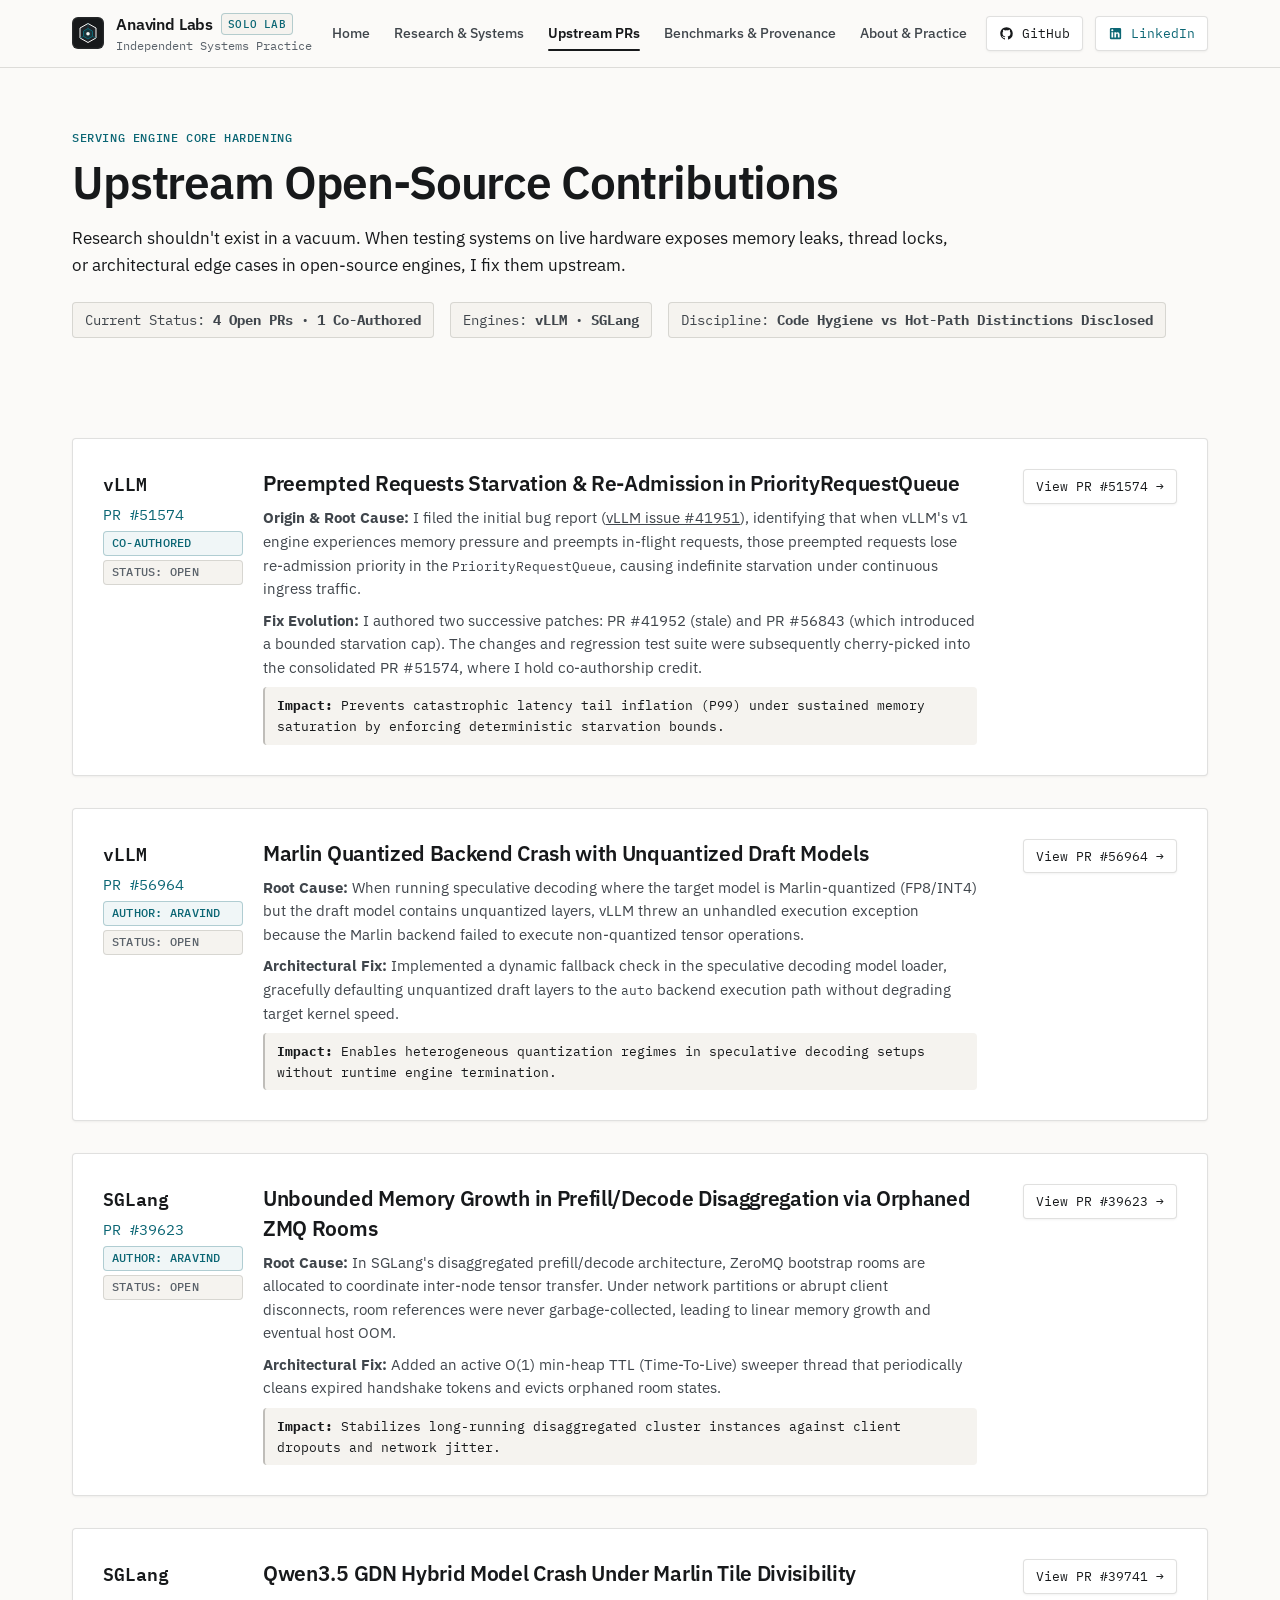
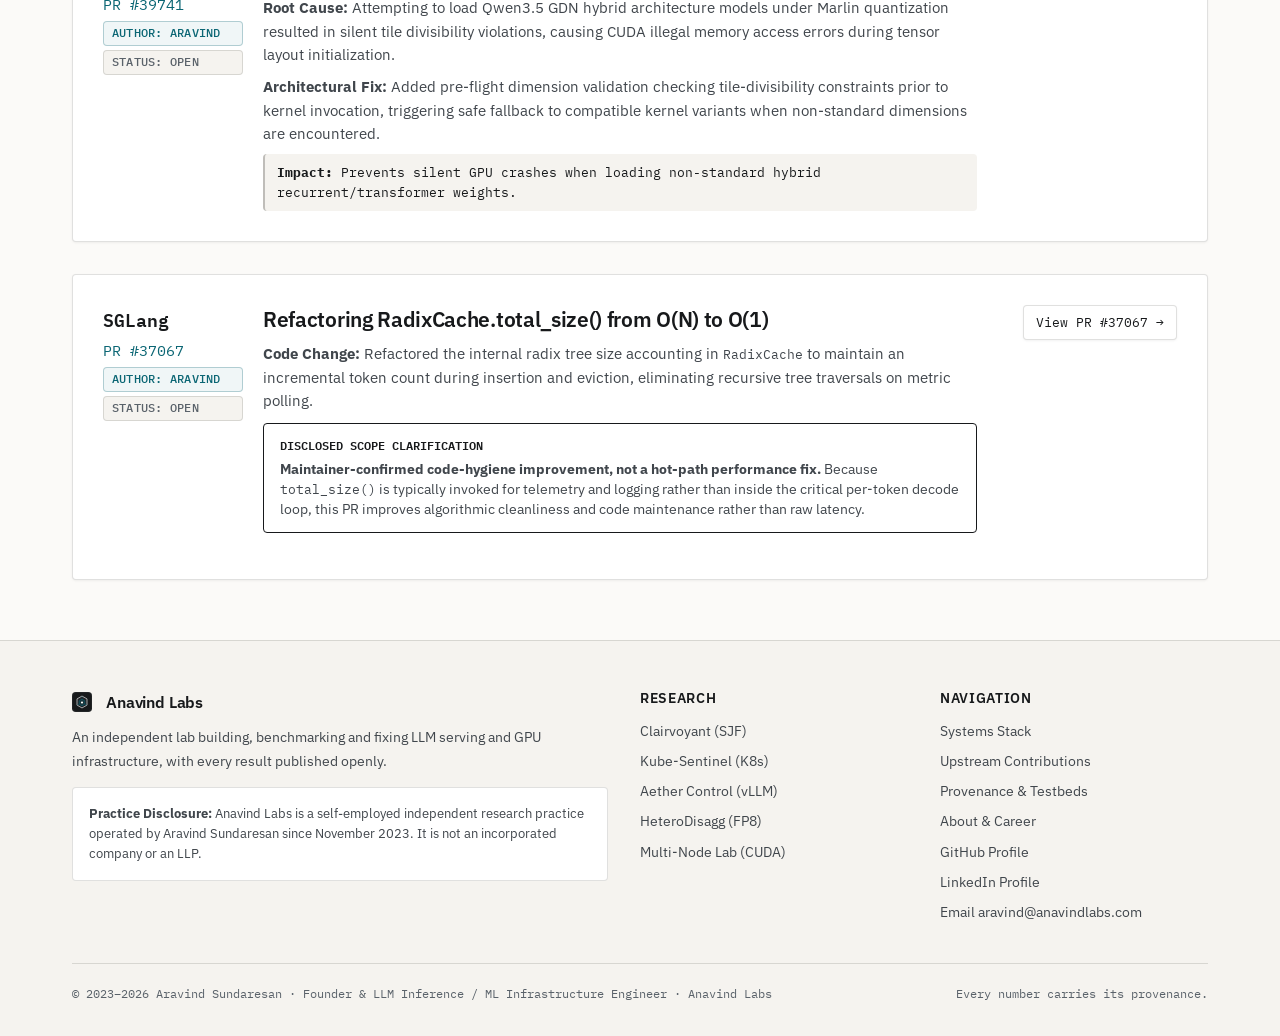
<file: upstream.html>
<!DOCTYPE html>
<html lang="en">
<head>
  <meta charset="UTF-8">
  <meta name="viewport" content="width=device-width, initial-scale=1.0">
  <title>Upstream Engine Contributions — Anavind Labs</title>
  <meta name="description" content="Direct upstream contributions, bug reports, and PRs across vLLM and SGLang core serving engines.">
  <link rel="icon" type="image/svg+xml" href="assets/favicon.svg">
  <link rel="stylesheet" href="css/style.css">
</head>
<body>

  <!-- Site Header -->
  <header class="site-header">
    <div class="container header-inner">
      <a href="index.html" class="brand">
        <img src="assets/favicon.svg" alt="Anavind Labs Logo" class="brand-icon">
        <div class="brand-text">
          <span class="brand-title">
            Anavind Labs
            <span class="brand-badge">Solo Lab</span>
          </span>
          <span class="brand-subtitle">Independent Systems Practice</span>
        </div>
      </a>

      <button class="mobile-toggle" aria-label="Toggle Navigation Menu">
        <svg width="24" height="24" viewBox="0 0 24 24" fill="none" stroke="currentColor" stroke-width="2">
          <line x1="3" y1="12" x2="21" y2="12"></line>
          <line x1="3" y1="6" x2="21" y2="6"></line>
          <line x1="3" y1="18" x2="21" y2="18"></line>
        </svg>
      </button>

      <nav class="main-nav">
        <a href="index.html" class="nav-link">Home</a>
        <a href="research.html" class="nav-link">Research & Systems</a>
        <a href="upstream.html" class="nav-link active">Upstream PRs</a>
        <a href="benchmarks.html" class="nav-link">Benchmarks & Provenance</a>
        <a href="about.html" class="nav-link">About & Practice</a>
      </nav>

      <div class="nav-actions">
        <a href="https://github.com/Aravind0403" target="_blank" rel="noopener noreferrer" class="btn-github">
          <svg width="15" height="15" viewBox="0 0 24 24" fill="currentColor"><path fill-rule="evenodd" clip-rule="evenodd" d="M12 2C6.484 2 2 6.484 2 12.017c0 4.425 2.865 8.18 6.839 9.504.5.092.682-.217.682-.483 0-.237-.008-.868-.013-1.703-2.782.605-3.369-1.343-3.369-1.343-.454-1.158-1.11-1.466-1.11-1.466-.908-.62.069-.608.069-.608 1.003.07 1.53 1.032 1.53 1.032.892 1.53 2.341 1.088 2.91.832.092-.647.35-1.088.636-1.338-2.22-.253-4.555-1.113-4.555-4.951 0-1.093.39-1.988 1.029-2.688-.103-.253-.446-1.272.098-2.65 0 0 .84-.27 2.75 1.026A9.564 9.564 0 0112 6.844c.85.004 1.705.115 2.504.337 1.909-1.296 2.747-1.027 2.747-1.027.546 1.379.202 2.398.1 2.651.64.7 1.028 1.595 1.028 2.688 0 3.848-2.339 4.695-4.566 4.943.359.309.678.92.678 1.855 0 1.338-.012 2.419-.012 2.747 0 .268.18.58.688.482A10.019 10.019 0 0022 12.017C22 6.484 17.522 2 12 2z"/></svg>
          GitHub
        </a>
        <a href="https://www.linkedin.com/company/anavind-labs" target="_blank" rel="noopener noreferrer" class="btn-linkedin">
          <svg width="15" height="15" viewBox="0 0 24 24" fill="currentColor"><path d="M19 3a2 2 0 0 1 2 2v14a2 2 0 0 1-2 2H5a2 2 0 0 1-2-2V5a2 2 0 0 1 2-2h14m-.5 15.5v-5.3a3.26 3.26 0 0 0-3.26-3.26c-.85 0-1.84.52-2.28 1.3v-1.11h-2.79v8.37h2.79v-4.93c0-.77.62-1.4 1.39-1.4a1.4 1.4 0 0 1 1.4 1.4v4.93h2.75M6.88 8.56a1.68 1.68 0 0 0 1.68-1.68c0-.93-.75-1.69-1.68-1.69a1.69 1.69 0 0 0-1.69 1.69c0 .93.76 1.68 1.69 1.68m1.39 9.94v-8.37H5.5v8.37h2.77z"/></svg>
          LinkedIn
        </a>
      </div>
    </div>
  </header>

  <!-- Page Header -->
  <main>
    <section style="padding: 60px 0 40px; border-bottom: 1px solid var(--border-subtle);">
      <div class="container">
        <div class="section-eyebrow">Serving Engine Core Hardening</div>
        <h1 style="margin-bottom: 16px;">Upstream Open-Source Contributions</h1>
        <p class="lead" style="max-width: 880px;">
          Research shouldn't exist in a vacuum. When testing systems on live hardware exposes memory leaks, thread locks, or architectural edge cases in open-source engines, I fix them upstream.
        </p>

        <div style="display:flex; gap:16px; margin-top:24px; flex-wrap:wrap;">
          <div class="metric-pill" style="padding:6px 12px; font-size:0.85rem;">
            Current Status: <strong>4 Open PRs &middot; 1 Co-Authored</strong>
          </div>
          <div class="metric-pill" style="padding:6px 12px; font-size:0.85rem;">
            Engines: <strong>vLLM &middot; SGLang</strong>
          </div>
          <div class="metric-pill" style="padding:6px 12px; font-size:0.85rem;">
            Discipline: <strong>Code Hygiene vs Hot-Path Distinctions Disclosed</strong>
          </div>
        </div>
      </div>
    </section>

    <!-- Upstream PR Dossiers -->
    <section style="padding: 60px 0;">
      <div class="container" style="display: grid; gap: 32px;">

        <!-- 1. vLLM #51574 -->
        <article class="pr-row-card" style="padding: 30px;" id="vllm-51574">
          <div class="pr-target-col">
            <span class="pr-repo-tag" style="font-size: 1.1rem;">vLLM</span>
            <span class="pr-id-link" style="font-size: 0.95rem;">PR #51574</span>
            <span class="badge badge-upstream">Co-Authored</span>
            <span class="badge badge-neutral">Status: Open</span>
          </div>

          <div class="pr-content-col">
            <h3 style="font-size: 1.3rem; margin-bottom: 8px;">
              Preempted Requests Starvation & Re-Admission in PriorityRequestQueue
            </h3>
            <p class="pr-desc" style="font-size: 0.95rem;">
              <strong>Origin & Root Cause:</strong> I filed the initial bug report (<a href="https://github.com/vllm-project/vllm/issues/41951" target="_blank" rel="noopener noreferrer" style="color:var(--accent-blue); text-decoration:underline;">vLLM issue #41951</a>), identifying that when vLLM's v1 engine experiences memory pressure and preempts in-flight requests, those preempted requests lose re-admission priority in the <code class="mono">PriorityRequestQueue</code>, causing indefinite starvation under continuous ingress traffic.
            </p>
            <p class="pr-desc" style="font-size: 0.95rem;">
              <strong>Fix Evolution:</strong> I authored two successive patches: PR #41952 (stale) and PR #56843 (which introduced a bounded starvation cap). The changes and regression test suite were subsequently cherry-picked into the consolidated PR #51574, where I hold co-authorship credit.
            </p>
            <div class="pr-hygiene-note">
              <strong>Impact:</strong> Prevents catastrophic latency tail inflation (P99) under sustained memory saturation by enforcing deterministic starvation bounds.
            </div>
          </div>

          <div class="pr-status-col">
            <a href="https://github.com/vllm-project/vllm/pull/51574" target="_blank" rel="noopener noreferrer" class="btn-github">
              View PR #51574 &rarr;
            </a>
          </div>
        </article>

        <!-- 2. vLLM #56964 -->
        <article class="pr-row-card" style="padding: 30px;" id="vllm-56964">
          <div class="pr-target-col">
            <span class="pr-repo-tag" style="font-size: 1.1rem;">vLLM</span>
            <span class="pr-id-link" style="font-size: 0.95rem;">PR #56964</span>
            <span class="badge badge-upstream">Author: Aravind</span>
            <span class="badge badge-neutral">Status: Open</span>
          </div>

          <div class="pr-content-col">
            <h3 style="font-size: 1.3rem; margin-bottom: 8px;">
              Marlin Quantized Backend Crash with Unquantized Draft Models
            </h3>
            <p class="pr-desc" style="font-size: 0.95rem;">
              <strong>Root Cause:</strong> When running speculative decoding where the target model is Marlin-quantized (FP8/INT4) but the draft model contains unquantized layers, vLLM threw an unhandled execution exception because the Marlin backend failed to execute non-quantized tensor operations.
            </p>
            <p class="pr-desc" style="font-size: 0.95rem;">
              <strong>Architectural Fix:</strong> Implemented a dynamic fallback check in the speculative decoding model loader, gracefully defaulting unquantized draft layers to the <code class="mono">auto</code> backend execution path without degrading target kernel speed.
            </p>
            <div class="pr-hygiene-note">
              <strong>Impact:</strong> Enables heterogeneous quantization regimes in speculative decoding setups without runtime engine termination.
            </div>
          </div>

          <div class="pr-status-col">
            <a href="https://github.com/vllm-project/vllm/pull/56964" target="_blank" rel="noopener noreferrer" class="btn-github">
              View PR #56964 &rarr;
            </a>
          </div>
        </article>

        <!-- 3. SGLang #39623 -->
        <article class="pr-row-card" style="padding: 30px;" id="sglang-39623">
          <div class="pr-target-col">
            <span class="pr-repo-tag" style="font-size: 1.1rem;">SGLang</span>
            <span class="pr-id-link" style="font-size: 0.95rem;">PR #39623</span>
            <span class="badge badge-upstream">Author: Aravind</span>
            <span class="badge badge-neutral">Status: Open</span>
          </div>

          <div class="pr-content-col">
            <h3 style="font-size: 1.3rem; margin-bottom: 8px;">
              Unbounded Memory Growth in Prefill/Decode Disaggregation via Orphaned ZMQ Rooms
            </h3>
            <p class="pr-desc" style="font-size: 0.95rem;">
              <strong>Root Cause:</strong> In SGLang's disaggregated prefill/decode architecture, ZeroMQ bootstrap rooms are allocated to coordinate inter-node tensor transfer. Under network partitions or abrupt client disconnects, room references were never garbage-collected, leading to linear memory growth and eventual host OOM.
            </p>
            <p class="pr-desc" style="font-size: 0.95rem;">
              <strong>Architectural Fix:</strong> Added an active O(1) min-heap TTL (Time-To-Live) sweeper thread that periodically cleans expired handshake tokens and evicts orphaned room states.
            </p>
            <div class="pr-hygiene-note">
              <strong>Impact:</strong> Stabilizes long-running disaggregated cluster instances against client dropouts and network jitter.
            </div>
          </div>

          <div class="pr-status-col">
            <a href="https://github.com/sgl-project/sglang/pull/39623" target="_blank" rel="noopener noreferrer" class="btn-github">
              View PR #39623 &rarr;
            </a>
          </div>
        </article>

        <!-- 4. SGLang #39741 -->
        <article class="pr-row-card" style="padding: 30px;" id="sglang-39741">
          <div class="pr-target-col">
            <span class="pr-repo-tag" style="font-size: 1.1rem;">SGLang</span>
            <span class="pr-id-link" style="font-size: 0.95rem;">PR #39741</span>
            <span class="badge badge-upstream">Author: Aravind</span>
            <span class="badge badge-neutral">Status: Open</span>
          </div>

          <div class="pr-content-col">
            <h3 style="font-size: 1.3rem; margin-bottom: 8px;">
              Qwen3.5 GDN Hybrid Model Crash Under Marlin Tile Divisibility
            </h3>
            <p class="pr-desc" style="font-size: 0.95rem;">
              <strong>Root Cause:</strong> Attempting to load Qwen3.5 GDN hybrid architecture models under Marlin quantization resulted in silent tile divisibility violations, causing CUDA illegal memory access errors during tensor layout initialization.
            </p>
            <p class="pr-desc" style="font-size: 0.95rem;">
              <strong>Architectural Fix:</strong> Added pre-flight dimension validation checking tile-divisibility constraints prior to kernel invocation, triggering safe fallback to compatible kernel variants when non-standard dimensions are encountered.
            </p>
            <div class="pr-hygiene-note">
              <strong>Impact:</strong> Prevents silent GPU crashes when loading non-standard hybrid recurrent/transformer weights.
            </div>
          </div>

          <div class="pr-status-col">
            <a href="https://github.com/sgl-project/sglang/pull/39741" target="_blank" rel="noopener noreferrer" class="btn-github">
              View PR #39741 &rarr;
            </a>
          </div>
        </article>

        <!-- 5. SGLang #37067 -->
        <article class="pr-row-card" style="padding: 30px;" id="sglang-37067">
          <div class="pr-target-col">
            <span class="pr-repo-tag" style="font-size: 1.1rem;">SGLang</span>
            <span class="pr-id-link" style="font-size: 0.95rem;">PR #37067</span>
            <span class="badge badge-upstream">Author: Aravind</span>
            <span class="badge badge-neutral">Status: Open</span>
          </div>

          <div class="pr-content-col">
            <h3 style="font-size: 1.3rem; margin-bottom: 8px;">
              Refactoring RadixCache.total_size() from O(N) to O(1)
            </h3>
            <p class="pr-desc" style="font-size: 0.95rem;">
              <strong>Code Change:</strong> Refactored the internal radix tree size accounting in <code class="mono">RadixCache</code> to maintain an incremental token count during insertion and eviction, eliminating recursive tree traversals on metric polling.
            </p>
            <div class="negative-callout" style="background: rgba(255, 255, 255, 0.03); border-color: var(--border-medium); margin-top: 10px;">
              <div class="negative-callout-header" style="color: var(--text-light);">Disclosed Scope Clarification</div>
              <p class="negative-callout-text" style="color: var(--text-secondary);">
                <strong>Maintainer-confirmed code-hygiene improvement, not a hot-path performance fix.</strong> Because <code class="mono">total_size()</code> is typically invoked for telemetry and logging rather than inside the critical per-token decode loop, this PR improves algorithmic cleanliness and code maintenance rather than raw latency.
              </p>
            </div>
          </div>

          <div class="pr-status-col">
            <a href="https://github.com/sgl-project/sglang/pull/37067" target="_blank" rel="noopener noreferrer" class="btn-github">
              View PR #37067 &rarr;
            </a>
          </div>
        </article>

      </div>
    </section>
  </main>

  <!-- Site Footer -->
  <footer class="site-footer">
    <div class="container">
      <div class="footer-inner">
        <div>
          <div class="brand-title" style="margin-bottom: 10px;">
            <img src="assets/favicon.svg" alt="" width="20" height="20" style="display:inline-block; vertical-align:middle; margin-right:6px;">
            Anavind Labs
          </div>
          <p style="font-size: 0.9rem; max-width: 480px; margin-bottom: 14px;">
            An independent lab building, benchmarking and fixing LLM serving and GPU infrastructure, with every result published openly.
          </p>
          <div class="footer-legal-callout">
            <p>
              <strong>Practice Disclosure:</strong> Anavind Labs is a self-employed independent research practice operated by Aravind Sundaresan since November 2023. It is not an incorporated company or an LLP.
            </p>
          </div>
        </div>

        <div class="footer-links-col">
          <h4>Research</h4>
          <ul class="footer-links-list">
            <li><a href="research.html#clairvoyant">Clairvoyant (SJF)</a></li>
            <li><a href="research.html#kube-sentinel">Kube-Sentinel (K8s)</a></li>
            <li><a href="research.html#aether-control">Aether Control (vLLM)</a></li>
            <li><a href="research.html#heterodisagg">HeteroDisagg (FP8)</a></li>
            <li><a href="research.html#multi-node-lab">Multi-Node Lab (CUDA)</a></li>
          </ul>
        </div>

        <div class="footer-links-col">
          <h4>Navigation</h4>
          <ul class="footer-links-list">
            <li><a href="index.html">Systems Stack</a></li>
            <li><a href="upstream.html">Upstream Contributions</a></li>
            <li><a href="benchmarks.html">Provenance & Testbeds</a></li>
            <li><a href="about.html">About & Career</a></li>
            <li><a href="https://github.com/Aravind0403" target="_blank" rel="noopener noreferrer">GitHub Profile</a></li>
            <li><a href="https://www.linkedin.com/in/aravind-sundaresan/" target="_blank" rel="noopener noreferrer">LinkedIn Profile</a></li>
            <li><a href="mailto:aravind@anavindlabs.com">Email aravind@anavindlabs.com</a></li>
          </ul>
        </div>
      </div>

      <div class="footer-bottom">
        <span>&copy; 2023–2026 Aravind Sundaresan &middot; Founder &amp; LLM Inference / ML Infrastructure Engineer &middot; Anavind Labs</span>
        <span>Every number carries its provenance.</span>
      </div>
    </div>
  </footer>

  <script src="js/main.js"></script>
</body>
</html>
</file>
<file: css/style.css>
/* ==========================================================================
   ANAVIND LABS — Academic Systems Research Design System
   Archival Warm Paper & Engineering Precision (IBM Plex)
   ========================================================================== */

@import url('https://fonts.googleapis.com/css2?family=IBM+Plex+Mono:ital,wght@0,400;0,500;0,600;1,400&family=IBM+Plex+Sans:ital,wght@0,400;0,500;0,600;0,700;1,400&display=swap');

:root {
  /* SURFACE TOKENS */
  --bg: #fbfaf8;
  --surface-1: #ffffff;
  --surface-2: #f5f3ef;
  --border: rgba(20, 18, 15, 0.13);
  --border-strong: rgba(20, 18, 15, 0.24);

  /* INK TOKENS */
  --text: #17191b;
  --text-secondary: #40464c;
  --text-muted: #5a626a;
  --text-faint: #6a737d;

  /* STATUS / PROVENANCE TOKENS */
  --measured: #0b6674;
  --measured-bg: rgba(11, 102, 116, 0.08);
  --measured-border: rgba(11, 102, 116, 0.28);

  --modeled: #855506;
  --modeled-bg: rgba(133, 85, 6, 0.09);
  --modeled-border: rgba(133, 85, 6, 0.32);

  --negative: #a83a2c;
  --negative-bg: rgba(168, 58, 44, 0.07);
  --negative-border: rgba(168, 58, 44, 0.26);

  --pr-merged: #2c6e45;
  --pr-merged-bg: rgba(44, 110, 69, 0.08);
  --pr-merged-border: rgba(44, 110, 69, 0.28);

  /* TYPOGRAPHY & GRID */
  --font-sans: 'IBM Plex Sans', -apple-system, BlinkMacSystemFont, 'Segoe UI', Roboto, sans-serif;
  --font-mono: 'IBM Plex Mono', Menlo, Consolas, Monaco, monospace;

  --container-width: 1200px;
  --gutter: 32px;
  --header-height: 68px;

  /* RHYTHM / SPACING (4pt base, 8pt rhythm) */
  --space-1: 4px;
  --space-2: 8px;
  --space-3: 12px;
  --space-4: 16px;
  --space-5: 20px;
  --space-6: 24px;
  --space-8: 32px;
  --space-10: 40px;
  --space-12: 48px;
  --space-16: 64px;
  --space-20: 80px;

  --radius-sm: 4px;
  --radius-md: 6px;
  --radius-lg: 8px;

  --shadow-subtle: 0 1px 3px rgba(20, 18, 15, 0.04), 0 1px 2px rgba(20, 18, 15, 0.02);
  --shadow-card: 0 2px 6px rgba(20, 18, 15, 0.05), 0 1px 3px rgba(20, 18, 15, 0.03);
}

/* Base & Reset */
*, *::before, *::after {
  box-sizing: border-box;
  margin: 0;
  padding: 0;
}

html {
  font-size: 16px;
  scroll-behavior: smooth;
  -webkit-font-smoothing: antialiased;
  -moz-osx-font-smoothing: grayscale;
}

body {
  background-color: var(--bg);
  color: var(--text);
  font-family: var(--font-sans);
  font-size: 14.5px;
  line-height: 1.65;
  min-height: 100vh;
  display: flex;
  flex-direction: column;
}

a {
  color: inherit;
  text-decoration: none;
  transition: color 0.15s ease, border-color 0.15s ease;
}

img, svg {
  display: block;
}

/* Container & Grid */
.container {
  width: 100%;
  max-width: var(--container-width);
  margin-left: auto;
  margin-right: auto;
  padding-left: var(--gutter);
  padding-right: var(--gutter);
}

/* Typography Hierarchy (IBM Plex Sans) */
h1, h2, h3, h4, h5, h6 {
  font-family: var(--font-sans);
  color: var(--text);
  font-weight: 600;
  letter-spacing: -0.015em;
  line-height: 1.25;
}

h1 {
  font-size: 46px;
  line-height: 1.16;
  letter-spacing: -0.025em;
  font-weight: 600;
}

h2 {
  font-size: 22px;
  line-height: 1.35;
  letter-spacing: -0.015em;
  font-weight: 600;
  margin-bottom: var(--space-4);
}

h3 {
  font-size: 17px;
  line-height: 1.4;
  font-weight: 600;
  margin-bottom: var(--space-2);
}

h4 {
  font-size: 15px;
  line-height: 1.4;
  font-weight: 600;
}

p {
  color: var(--text-secondary);
  font-size: 14.5px;
  line-height: 1.65;
  margin-bottom: var(--space-4);
}

p.lead {
  font-size: 16.5px;
  line-height: 1.6;
  color: var(--text);
  font-weight: 400;
}

code, pre, .mono {
  font-family: var(--font-mono);
  font-size: 13px;
}

/* Site Header / Navbar */
.site-header {
  position: sticky;
  top: 0;
  z-index: 100;
  background-color: rgba(251, 250, 248, 0.94);
  backdrop-filter: blur(12px);
  -webkit-backdrop-filter: blur(12px);
  border-bottom: 1px solid var(--border);
  height: var(--header-height);
  display: flex;
  align-items: center;
}

.header-inner {
  display: flex;
  align-items: center;
  justify-content: space-between;
}

.brand {
  display: flex;
  align-items: center;
  gap: var(--space-3);
}

.brand-icon {
  width: 32px;
  height: 32px;
}

.brand-text {
  display: flex;
  flex-direction: column;
}

.brand-title {
  font-family: var(--font-sans);
  font-size: 16px;
  font-weight: 600;
  color: var(--text);
  display: flex;
  align-items: center;
  gap: var(--space-2);
  letter-spacing: -0.01em;
}

.brand-badge {
  font-family: var(--font-mono);
  font-size: 11px;
  font-weight: 500;
  padding: 1px 6px;
  background: var(--surface-2);
  color: var(--measured);
  border: 1px solid var(--measured-border);
  border-radius: var(--radius-sm);
  letter-spacing: 0.02em;
  text-transform: uppercase;
}

.brand-subtitle {
  font-family: var(--font-mono);
  font-size: 11.5px;
  color: var(--text-muted);
}

.main-nav {
  display: flex;
  align-items: center;
  gap: var(--space-6);
}

.nav-link {
  font-size: 14px;
  font-weight: 500;
  color: var(--text-secondary);
  position: relative;
  padding: 4px 0;
}

.nav-link:hover {
  color: var(--text);
}

.nav-link.active {
  color: var(--text);
  font-weight: 600;
}

.nav-link.active::after {
  content: '';
  position: absolute;
  bottom: -2px;
  left: 0;
  right: 0;
  height: 2px;
  background-color: var(--text);
  border-radius: 1px;
}

.nav-actions {
  display: flex;
  align-items: center;
  gap: var(--space-3);
}

.btn-github {
  display: inline-flex;
  align-items: center;
  gap: var(--space-2);
  padding: 6px 12px;
  background-color: var(--surface-1);
  border: 1px solid var(--border);
  border-radius: var(--radius-sm);
  font-family: var(--font-mono);
  font-size: 12.5px;
  color: var(--text);
  box-shadow: var(--shadow-subtle);
  transition: all 0.15s ease;
}

.btn-github:hover {
  border-color: var(--border-strong);
  background-color: var(--surface-2);
}

.btn-linkedin {
  display: inline-flex;
  align-items: center;
  gap: var(--space-2);
  padding: 6px 12px;
  background-color: var(--surface-1);
  border: 1px solid var(--border);
  border-radius: var(--radius-sm);
  font-family: var(--font-mono);
  font-size: 12.5px;
  color: var(--measured);
  box-shadow: var(--shadow-subtle);
  transition: all 0.15s ease;
}

.btn-linkedin:hover {
  border-color: var(--measured);
  background-color: var(--surface-2);
}

.btn-cta-primary {
  display: inline-flex;
  align-items: center;
  gap: var(--space-2);
  padding: 9px 18px;
  background-color: var(--text);
  color: #ffffff !important;
  border: 1px solid var(--text);
  border-radius: var(--radius-sm);
  font-family: var(--font-sans);
  font-weight: 500;
  font-size: 13.5px;
  box-shadow: var(--shadow-subtle);
  transition: all 0.15s ease;
}

.btn-cta-primary:hover {
  background-color: #2b3036;
  border-color: #2b3036;
  color: #ffffff;
}

.btn-cta-secondary {
  display: inline-flex;
  align-items: center;
  gap: var(--space-2);
  padding: 9px 18px;
  background-color: var(--surface-1);
  color: var(--text) !important;
  border: 1px solid var(--border-strong);
  border-radius: var(--radius-sm);
  font-family: var(--font-sans);
  font-weight: 500;
  font-size: 13.5px;
  box-shadow: var(--shadow-subtle);
  transition: all 0.15s ease;
}

.btn-cta-secondary:hover {
  background-color: var(--surface-2);
  border-color: var(--text);
}

.contact-cta-card {
  background: var(--surface-1);
  border: 1px solid var(--border-strong);
  border-radius: var(--radius-md);
  padding: var(--space-6);
  margin-top: var(--space-8);
  box-shadow: var(--shadow-card);
}

.contact-cta-actions {
  display: flex;
  flex-wrap: wrap;
  gap: var(--space-3);
  margin-top: var(--space-4);
}


.mobile-toggle {
  display: none;
  background: none;
  border: none;
  color: var(--text);
  cursor: pointer;
  padding: var(--space-2);
}

/* Status & Provenance Badges (Ink Stamp Aesthetic) */
.badge {
  display: inline-flex;
  align-items: center;
  gap: 4px;
  padding: 2px 8px;
  border-radius: var(--radius-sm);
  font-family: var(--font-mono);
  font-size: 11.5px;
  font-weight: 500;
  letter-spacing: 0.02em;
  text-transform: uppercase;
  white-space: nowrap;
}

.badge-measured {
  background: var(--measured-bg);
  color: var(--measured);
  border: 1px solid var(--measured-border);
}

.badge-modeled {
  background: var(--modeled-bg);
  color: var(--modeled);
  border: 1px solid var(--modeled-border);
}

.badge-negative {
  background: var(--negative-bg);
  color: var(--negative);
  border: 1px solid var(--negative-border);
}

.badge-upstream {
  background: rgba(11, 102, 116, 0.06);
  color: var(--measured);
  border: 1px solid var(--measured-border);
}

.badge-study {
  background: var(--surface-2);
  color: var(--text-secondary);
  border: 1px solid var(--border-strong);
}

.badge-neutral {
  background: var(--surface-2);
  color: var(--text-muted);
  border: 1px solid var(--border);
}

/* Hero Section */
.hero {
  padding: var(--space-16) 0 var(--space-12);
  border-bottom: 1px solid var(--border);
}

.hero-tagline-wrap {
  display: flex;
  align-items: center;
  gap: var(--space-3);
  margin-bottom: var(--space-4);
}

.hero-status-pill {
  display: inline-flex;
  align-items: center;
  gap: var(--space-2);
  background: var(--surface-2);
  border: 1px solid var(--border);
  border-radius: var(--radius-sm);
  padding: 4px 10px;
  font-family: var(--font-mono);
  font-size: 12px;
  color: var(--text-secondary);
}

.status-dot {
  width: 6px;
  height: 6px;
  background-color: var(--measured);
  border-radius: 50%;
}

.hero-headline {
  max-width: 980px;
  margin-bottom: var(--space-5);
}

.hero-headline span.accent {
  color: var(--text);
  border-bottom: 2px solid var(--border-strong);
}

.hero-one-liner {
  font-size: 17px;
  line-height: 1.55;
  color: var(--text);
  max-width: 880px;
  margin-bottom: var(--space-6);
  font-weight: 500;
  border-left: 3px solid var(--measured);
  padding-left: var(--space-4);
}

.hero-principles-strip {
  display: grid;
  grid-template-columns: repeat(auto-fit, minmax(280px, 1fr));
  gap: var(--space-4);
  margin-top: var(--space-8);
}

.principle-card {
  background: var(--surface-1);
  border: 1px solid var(--border);
  border-radius: var(--radius-md);
  padding: var(--space-5);
  box-shadow: var(--shadow-subtle);
  transition: border-color 0.15s ease, transform 0.15s ease;
}

.principle-card:hover {
  border-color: var(--border-strong);
  transform: translateY(-1px);
}

.principle-header {
  display: flex;
  align-items: center;
  gap: var(--space-2);
  margin-bottom: var(--space-2);
}

.principle-title {
  font-family: var(--font-sans);
  font-size: 15px;
  font-weight: 600;
  color: var(--text);
}

.principle-desc {
  font-size: 13.5px;
  color: var(--text-secondary);
  line-height: 1.55;
  margin-bottom: 0;
}

/* 7-Layer Systems Stack Visualizer */
.section-systems-stack {
  padding: var(--space-16) 0;
  border-bottom: 1px solid var(--border);
  background: var(--bg);
}

.section-header {
  margin-bottom: var(--space-8);
}

.section-eyebrow {
  font-family: var(--font-mono);
  font-size: 12px;
  font-weight: 500;
  color: var(--measured);
  letter-spacing: 0.05em;
  text-transform: uppercase;
  margin-bottom: var(--space-2);
}

.section-title {
  font-size: 22px;
  margin-bottom: var(--space-2);
}

.section-subtitle {
  max-width: 800px;
  font-size: 15px;
  color: var(--text-secondary);
}

.stack-container {
  display: grid;
  grid-template-columns: 1fr;
  gap: var(--space-2);
}

.stack-layer-row {
  background: var(--surface-1);
  border: 1px solid var(--border);
  border-radius: var(--radius-md);
  padding: var(--space-4) var(--space-5);
  display: grid;
  grid-template-columns: 56px 220px 1fr 220px;
  align-items: center;
  gap: var(--space-5);
  transition: all 0.15s ease;
  cursor: pointer;
  box-shadow: var(--shadow-subtle);
  position: relative;
}

.stack-layer-row::before {
  content: '';
  position: absolute;
  left: 0;
  top: 0;
  bottom: 0;
  width: 3px;
  background-color: transparent;
  transition: background-color 0.15s ease;
}

.stack-layer-row:hover {
  border-color: var(--border-strong);
  background-color: var(--surface-2);
}

.stack-layer-row:hover::before,
.stack-layer-row.active::before {
  background-color: var(--measured);
}

.layer-index {
  font-family: var(--font-mono);
  font-size: 12.5px;
  font-weight: 600;
  color: var(--measured);
  background: var(--measured-bg);
  padding: 3px 6px;
  border-radius: var(--radius-sm);
  text-align: center;
}

.layer-title-wrap {
  display: flex;
  flex-direction: column;
}

.layer-name {
  font-family: var(--font-sans);
  font-size: 15px;
  font-weight: 600;
  color: var(--text);
}

.layer-scope {
  font-family: var(--font-mono);
  font-size: 11.5px;
  color: var(--text-muted);
}

.layer-desc {
  font-size: 13.5px;
  color: var(--text-secondary);
  line-height: 1.5;
  margin-bottom: 0;
}

.layer-project-tag {
  display: flex;
  flex-direction: column;
  align-items: flex-end;
  gap: var(--space-1);
}

.project-name-link {
  font-family: var(--font-mono);
  font-size: 12.5px;
  font-weight: 500;
  color: var(--text);
  display: inline-flex;
  align-items: center;
  gap: 4px;
}

.project-name-link:hover {
  color: var(--measured);
  text-decoration: underline;
}

/* Flagship Disclosures Grid */
.section-disclosures {
  padding: var(--space-16) 0;
  border-bottom: 1px solid var(--border);
}

.cards-grid {
  display: grid;
  grid-template-columns: repeat(auto-fit, minmax(340px, 1fr));
  gap: var(--space-6);
}

.dossier-card {
  background: var(--surface-1);
  border: 1px solid var(--border);
  border-radius: var(--radius-md);
  padding: var(--space-6);
  display: flex;
  flex-direction: column;
  justify-content: space-between;
  box-shadow: var(--shadow-card);
  transition: all 0.2s ease;
}

.dossier-card:hover {
  border-color: var(--border-strong);
}

.card-top {
  margin-bottom: var(--space-5);
}

.card-meta-bar {
  display: flex;
  align-items: center;
  justify-content: space-between;
  margin-bottom: var(--space-3);
  flex-wrap: wrap;
  gap: var(--space-2);
}

.card-hardware-tag {
  font-family: var(--font-mono);
  font-size: 11.5px;
  color: var(--text-muted);
  background: var(--surface-2);
  padding: 2px 7px;
  border-radius: var(--radius-sm);
  border: 1px solid var(--border);
}

.card-title {
  font-size: 18px;
  margin-bottom: var(--space-2);
  color: var(--text);
  font-weight: 600;
}

.card-mechanism {
  font-size: 14px;
  color: var(--text-secondary);
  line-height: 1.6;
  margin-bottom: var(--space-4);
}

/* Metric Highlight Box inside Card */
.metric-box {
  background: var(--surface-2);
  border: 1px solid var(--border);
  border-radius: var(--radius-sm);
  padding: var(--space-4);
  margin-bottom: var(--space-4);
}

.metric-header {
  display: flex;
  align-items: center;
  justify-content: space-between;
  margin-bottom: var(--space-2);
}

.metric-row {
  display: flex;
  align-items: baseline;
  justify-content: space-between;
  padding: 4px 0;
  border-bottom: 1px dashed var(--border);
}

.metric-row:last-child {
  border-bottom: none;
  padding-bottom: 0;
}

.metric-label {
  font-family: var(--font-mono);
  font-size: 12.5px;
  color: var(--text-secondary);
}

.metric-value {
  font-family: var(--font-mono);
  font-size: 13.5px;
  font-weight: 600;
  color: var(--measured);
}

.metric-value.amber {
  color: var(--modeled);
}

/* Negative Result Callout */
.negative-callout {
  background: var(--negative-bg);
  border: 1px solid var(--negative-border);
  border-radius: var(--radius-sm);
  padding: var(--space-3) var(--space-4);
  margin-top: var(--space-3);
  margin-bottom: var(--space-4);
}

.negative-callout-header {
  display: flex;
  align-items: center;
  gap: 6px;
  font-family: var(--font-mono);
  font-size: 11.5px;
  font-weight: 600;
  color: var(--negative);
  text-transform: uppercase;
  margin-bottom: 4px;
}

.negative-callout-text {
  font-size: 13.5px;
  color: var(--text);
  line-height: 1.5;
  margin-bottom: 0;
}

.card-footer-actions {
  display: flex;
  align-items: center;
  gap: var(--space-4);
  padding-top: var(--space-4);
  border-top: 1px solid var(--border);
  margin-top: auto;
}

.action-link {
  font-family: var(--font-mono);
  font-size: 12.5px;
  color: var(--text);
  font-weight: 500;
  display: inline-flex;
  align-items: center;
  gap: 5px;
}

.action-link:hover {
  color: var(--measured);
  text-decoration: underline;
}

/* Scientific Benchmark Tables */
.table-container {
  width: 100%;
  overflow-x: auto;
  margin: var(--space-5) 0 var(--space-6);
  border: 1px solid var(--border);
  border-radius: var(--radius-sm);
  background: var(--surface-1);
  box-shadow: var(--shadow-subtle);
}

.data-table {
  width: 100%;
  border-collapse: collapse;
  font-size: 13.5px;
  text-align: left;
}

.data-table th {
  background: var(--surface-2);
  font-family: var(--font-mono);
  font-size: 11.5px;
  font-weight: 600;
  text-transform: uppercase;
  letter-spacing: 0.04em;
  color: var(--text-muted);
  padding: var(--space-3) var(--space-4);
  border-bottom: 1px solid var(--border);
}

.data-table td {
  padding: var(--space-3) var(--space-4);
  border-bottom: 1px solid var(--border);
  color: var(--text-secondary);
}

.data-table tr:last-child td {
  border-bottom: none;
}

.data-table tr:hover td {
  background: var(--surface-2);
}

.data-table td.num {
  font-family: var(--font-mono);
  color: var(--text);
  font-weight: 500;
}

.data-table td.highlight {
  color: var(--measured);
  font-weight: 600;
}

/* Upstream PR Table / Cards */
.pr-grid {
  display: grid;
  grid-template-columns: 1fr;
  gap: var(--space-3);
}

.pr-row-card {
  background: var(--surface-1);
  border: 1px solid var(--border);
  border-radius: var(--radius-sm);
  padding: var(--space-5);
  display: grid;
  grid-template-columns: 140px 1fr 180px;
  gap: var(--space-5);
  align-items: start;
  box-shadow: var(--shadow-subtle);
  transition: border-color 0.15s ease;
}

.pr-row-card:hover {
  border-color: var(--border-strong);
}

.pr-target-col {
  display: flex;
  flex-direction: column;
  gap: var(--space-1);
}

.pr-repo-tag {
  font-family: var(--font-mono);
  font-size: 13.5px;
  font-weight: 600;
  color: var(--text);
}

.pr-id-link {
  font-family: var(--font-mono);
  font-size: 12.5px;
  color: var(--measured);
}

.pr-id-link:hover {
  text-decoration: underline;
}

.pr-content-col h4 {
  font-size: 15px;
  margin-bottom: var(--space-1);
}

.pr-desc {
  font-size: 14px;
  color: var(--text-secondary);
  line-height: 1.55;
  margin-bottom: var(--space-2);
}

.pr-hygiene-note {
  font-family: var(--font-mono);
  font-size: 12.5px;
  color: var(--text);
  background: var(--surface-2);
  padding: var(--space-2) var(--space-3);
  border-radius: var(--radius-sm);
  border-left: 2px solid var(--border-strong);
  margin-bottom: 0;
}

.pr-status-col {
  display: flex;
  flex-direction: column;
  align-items: flex-end;
  gap: var(--space-2);
}

/* Career Timeline (About Page) */
.timeline {
  position: relative;
  padding-left: var(--space-8);
  margin: var(--space-6) 0;
}

.timeline::before {
  content: '';
  position: absolute;
  left: 7px;
  top: 8px;
  bottom: 8px;
  width: 2px;
  background: var(--border-strong);
}

.timeline-item {
  position: relative;
  margin-bottom: var(--space-8);
}

.timeline-item:last-child {
  margin-bottom: 0;
}

.timeline-dot {
  position: absolute;
  left: -32px;
  top: 5px;
  width: 16px;
  height: 16px;
  border-radius: 50%;
  background: var(--bg);
  border: 2px solid var(--text);
}

.timeline-dot.green {
  border-color: var(--measured);
  background: var(--measured-bg);
}

.timeline-period {
  font-family: var(--font-mono);
  font-size: 12.5px;
  color: var(--text-muted);
  margin-bottom: var(--space-1);
}

.timeline-title {
  font-size: 18px;
  margin-bottom: var(--space-1);
}

.timeline-subtitle {
  font-family: var(--font-mono);
  font-size: 13px;
  color: var(--text-secondary);
  margin-bottom: var(--space-3);
}

.timeline-details-card {
  background: var(--surface-1);
  border: 1px solid var(--border);
  border-radius: var(--radius-sm);
  padding: var(--space-5);
  margin-top: var(--space-3);
  box-shadow: var(--shadow-subtle);
}

.timeline-project-block {
  margin-bottom: var(--space-4);
  padding-bottom: var(--space-4);
  border-bottom: 1px solid var(--border);
}

.timeline-project-block:last-child {
  margin-bottom: 0;
  padding-bottom: 0;
  border-bottom: none;
}

.timeline-project-title {
  font-family: var(--font-sans);
  font-size: 15px;
  color: var(--text);
  margin-bottom: var(--space-1);
  display: flex;
  align-items: center;
  gap: var(--space-2);
}

.timeline-project-metrics {
  display: flex;
  flex-wrap: wrap;
  gap: var(--space-2);
  margin-top: var(--space-3);
}

.metric-pill {
  font-family: var(--font-mono);
  font-size: 12px;
  padding: 2px 7px;
  background: var(--surface-2);
  border: 1px solid var(--border);
  border-radius: var(--radius-sm);
  color: var(--text-secondary);
}

/* Filter Bar (Research & Upstream) */
.filter-bar {
  display: flex;
  align-items: center;
  gap: var(--space-2);
  margin-bottom: var(--space-6);
  overflow-x: auto;
  padding-bottom: var(--space-1);
}

.filter-btn {
  background: var(--surface-1);
  border: 1px solid var(--border);
  color: var(--text-secondary);
  padding: 6px 12px;
  border-radius: var(--radius-sm);
  font-family: var(--font-mono);
  font-size: 12.5px;
  cursor: pointer;
  white-space: nowrap;
  transition: all 0.15s ease;
}

.filter-btn:hover {
  background: var(--surface-2);
  color: var(--text);
}

.filter-btn.active {
  background: var(--surface-2);
  border-color: var(--border-strong);
  color: var(--text);
  font-weight: 600;
}

/* Footer */
.site-footer {
  margin-top: auto;
  background: var(--surface-2);
  border-top: 1px solid var(--border);
  padding: var(--space-12) 0 var(--space-8);
  font-size: 13.5px;
  color: var(--text-muted);
}

.footer-inner {
  display: grid;
  grid-template-columns: 2fr 1fr 1fr;
  gap: var(--space-8);
  margin-bottom: var(--space-8);
}

.footer-legal-callout {
  background: var(--surface-1);
  border: 1px solid var(--border);
  border-radius: var(--radius-sm);
  padding: var(--space-4);
  margin-top: var(--space-3);
}

.footer-legal-callout p {
  font-size: 13px;
  line-height: 1.55;
  color: var(--text-secondary);
  margin-bottom: 0;
}

.footer-links-col h4 {
  font-size: 13.5px;
  margin-bottom: var(--space-3);
  color: var(--text);
  text-transform: uppercase;
  letter-spacing: 0.05em;
}

.footer-links-list {
  list-style: none;
}

.footer-links-list li {
  margin-bottom: var(--space-2);
}

.footer-links-list a {
  color: var(--text-secondary);
  font-size: 13.5px;
}

.footer-links-list a:hover {
  color: var(--text);
}

.footer-bottom {
  display: flex;
  align-items: center;
  justify-content: space-between;
  padding-top: var(--space-5);
  border-top: 1px solid var(--border);
  font-family: var(--font-mono);
  font-size: 12px;
}

/* Responsive Queries */
@media (max-width: 1024px) {
  .stack-layer-row {
    grid-template-columns: 56px 190px 1fr;
  }
  .stack-layer-row .layer-project-tag {
    grid-column: 2 / 4;
    align-items: flex-start;
    margin-top: var(--space-2);
  }
  .pr-row-card {
    grid-template-columns: 1fr;
  }
  .pr-status-col {
    align-items: flex-start;
  }
  .footer-inner {
    grid-template-columns: 1fr;
  }
}

@media (max-width: 768px) {
  h1 {
    font-size: 34px;
  }
  .main-nav, .nav-actions {
    display: none;
  }
  .mobile-toggle {
    display: block;
  }
  .mobile-nav-active .main-nav {
    display: flex;
    flex-direction: column;
    position: absolute;
    top: var(--header-height);
    left: 0;
    right: 0;
    background: var(--surface-1);
    border-bottom: 1px solid var(--border-strong);
    padding: var(--space-5);
    gap: var(--space-3);
    box-shadow: var(--shadow-card);
  }
  .mobile-nav-active .nav-actions {
    display: flex;
    position: absolute;
    top: calc(var(--header-height) + 190px);
    left: var(--space-5);
    right: var(--space-5);
  }
  .stack-layer-row {
    grid-template-columns: 1fr;
    gap: var(--space-2);
  }
  .cards-grid {
    grid-template-columns: 1fr;
  }
  .footer-bottom {
    flex-direction: column;
    gap: var(--space-3);
    align-items: flex-start;
  }
}

/* Architecture Flow Diagram (HeteroDisagg) */
.arch-diagram-card {
  margin: var(--space-4) 0;
  padding: var(--space-4);
  background-color: var(--surface-2);
  border: 1px solid var(--border);
  border-radius: var(--radius-sm);
}

.arch-diagram-title {
  font-family: var(--font-mono);
  font-size: 11.5px;
  text-transform: uppercase;
  letter-spacing: 0.05em;
  color: var(--text-muted);
  margin-bottom: var(--space-3);
  text-align: center;
}

.arch-flow-grid {
  display: grid;
  grid-template-columns: 1fr auto 1fr;
  align-items: center;
  gap: var(--space-3);
}

.arch-node-box {
  background-color: var(--surface-1);
  border: 1px solid var(--border);
  border-radius: var(--radius-sm);
  padding: var(--space-3);
  text-align: center;
  box-shadow: var(--shadow-subtle);
}

.arch-node-box .node-badge {
  font-family: var(--font-mono);
  font-size: 11px;
  font-weight: 600;
  color: var(--measured);
  margin-bottom: 4px;
}

.arch-node-box .node-hardware {
  font-family: var(--font-sans);
  font-size: 14.5px;
  font-weight: 600;
  color: var(--text);
  margin-bottom: 4px;
}

.arch-node-box .node-spec {
  font-family: var(--font-mono);
  font-size: 12px;
  color: var(--text-secondary);
}

.arch-node-box .node-sub {
  font-family: var(--font-mono);
  font-size: 11px;
  color: var(--text-muted);
  margin-top: 4px;
}

.arch-connector-box {
  display: flex;
  flex-direction: column;
  align-items: center;
  text-align: center;
  padding: 0 var(--space-2);
  gap: 4px;
}

.arch-connector-box .connector-pill {
  display: flex;
  flex-direction: column;
  align-items: center;
  background-color: var(--surface-1);
  border: 1px dashed var(--measured);
  border-radius: var(--radius-sm);
  padding: 6px 12px;
  font-family: var(--font-mono);
  font-size: 11.5px;
  color: var(--text);
  gap: 2px;
}

.arch-connector-box .connector-pill strong {
  color: var(--measured);
}

.arch-connector-box .connector-pill .highlight-wire {
  color: var(--negative);
  font-weight: 600;
}

.arch-connector-box .connector-note {
  font-family: var(--font-mono);
  font-size: 10.5px;
  color: var(--text-muted);
}

.arch-connector-box .connector-arrow {
  color: var(--measured);
  display: flex;
  align-items: center;
  justify-content: center;
}

@media (max-width: 768px) {
  .arch-flow-grid {
    grid-template-columns: 1fr;
    gap: var(--space-3);
  }
  .arch-connector-box .connector-arrow svg {
    transform: rotate(90deg);
  }
}
</file>
